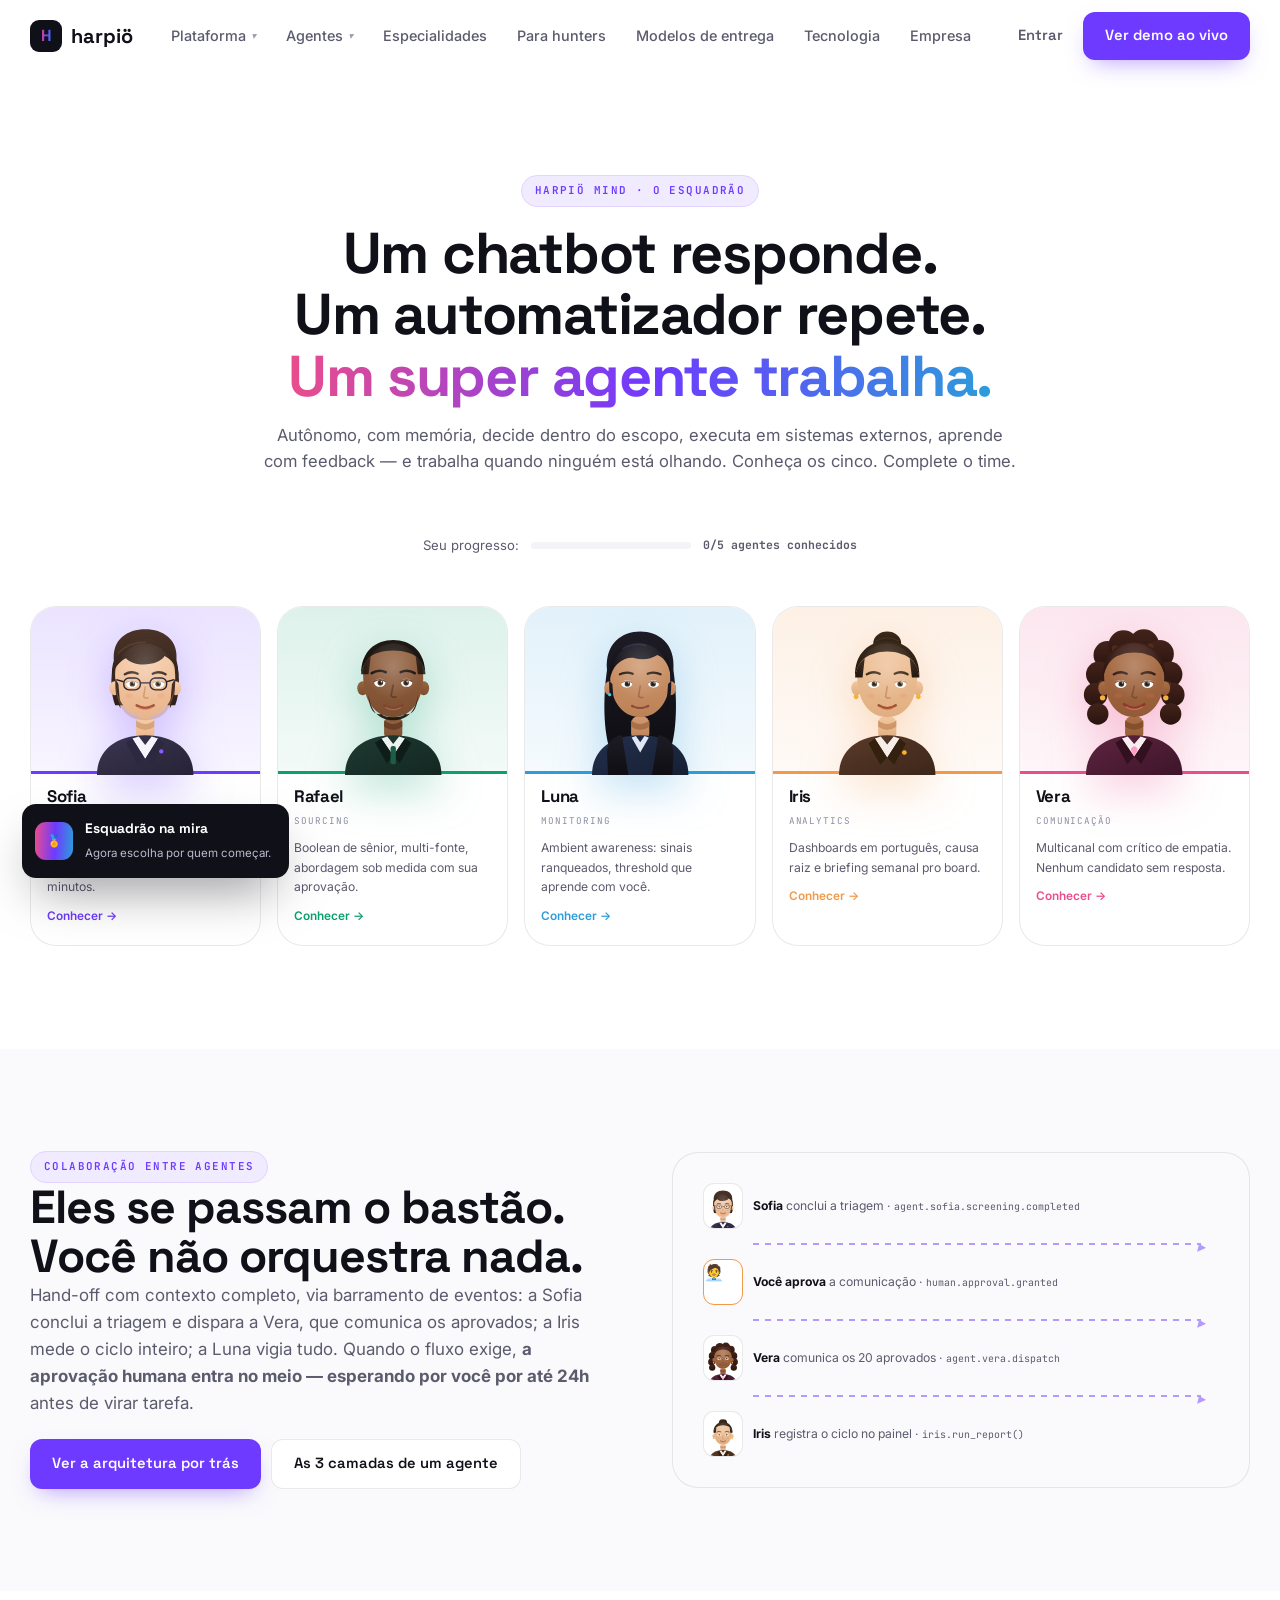
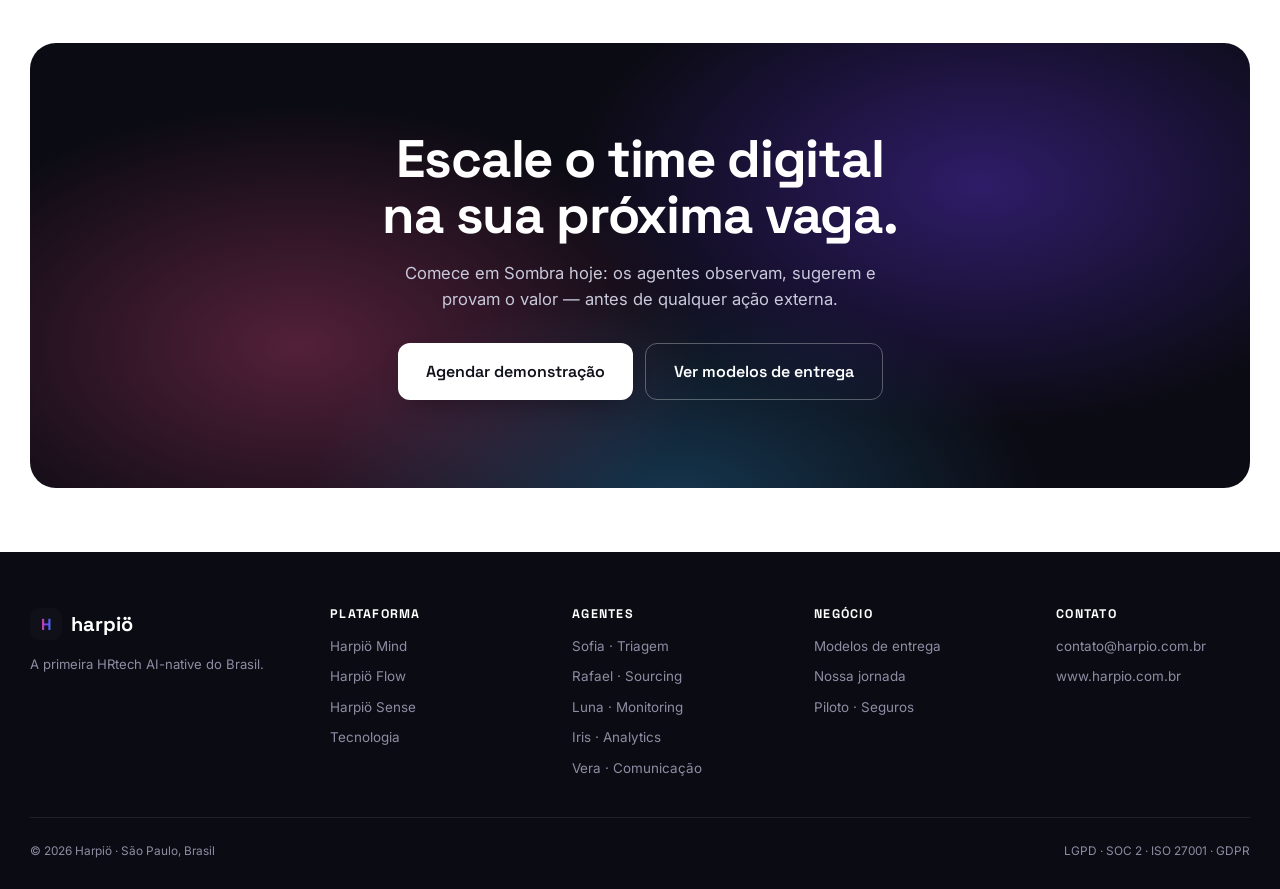
<file: agentes/index.html>
<!DOCTYPE html>
<html lang="pt-BR">
<head>
  <meta charset="UTF-8" />
  <meta name="viewport" content="width=device-width, initial-scale=1.0" />
  <title>O time de Super Agentes — Harpiö Mind</title>
  <meta name="description" content="Sofia, Rafael, Luna, Iris e Vera: o esquadrão de super agentes de R&S da Harpiö. Conheça cada um e veja como eles colaboram entre si." />
  <link rel="preconnect" href="https://fonts.googleapis.com" />
  <link rel="preconnect" href="https://fonts.gstatic.com" crossorigin />
  <link href="https://fonts.googleapis.com/css2?family=Space+Grotesk:wght@400;500;600;700&family=Inter:wght@400;500;600;700&family=JetBrains+Mono:wght@400;500;600&display=swap" rel="stylesheet" />
  <link rel="stylesheet" href="../assets/css/styles.css" />
  <link rel="icon" href="data:image/svg+xml,<svg xmlns='http://www.w3.org/2000/svg' viewBox='0 0 64 64'><rect width='64' height='64' rx='15' fill='%23101019'/><text x='32' y='44' font-size='34' font-family='Arial' font-weight='bold' text-anchor='middle' fill='%236e3aff'>H</text></svg>" />
</head>
<body data-page="hub" data-sprite="../assets/img/personas.svg">

<div class="pbar" id="pbar" aria-hidden="true"></div>
<div class="toast" id="toast" role="status" aria-live="polite"><span class="toast__medal">🏅</span><div><b class="toast__title"></b><span class="toast__sub"></span></div></div>

<header class="header" id="header">
  <div class="container header__inner">
    <a href="../index.html" class="logo" aria-label="Harpiö"><span class="logo__mark"></span><span>harpiö</span></a>
    <nav class="nav" id="nav" aria-label="Principal">
      <div class="menu">
        <button aria-haspopup="true">Plataforma <i class="caretico">▾</i></button>
        <div class="menu__panel">
          <a href="../plataforma.html#mind"><span class="menu__dot" style="background:var(--violet)">◆</span><span><b>Harpiö Mind</b><span>5 super agentes · 500+ skills</span></span></a>
          <a href="../plataforma.html#flow"><span class="menu__dot" style="background:var(--blue)">▦</span><span><b>Harpiö Flow</b><span>o ATS nativo de agentes</span></span></a>
          <a href="../plataforma.html#sense"><span class="menu__dot" style="background:var(--amber)">✦</span><span><b>Harpiö Sense</b><span>capacitação AI-firsting</span></span></a>
        </div>
      </div>
      <div class="menu">
        <button aria-haspopup="true">Agentes <i class="caretico">▾</i></button>
        <div class="menu__panel">
          <a href="index.html"><span class="menu__dot" style="background:var(--ink)">★</span><span><b>Conhecer o time</b><span>o esquadrão completo</span></span></a>
          <a href="sofia.html"><span class="menu__face"><svg><use href="../assets/img/personas.svg#ps-sofia"/></svg></span><span><b>Sofia</b><span>Triagem</span></span></a>
          <a href="rafael.html"><span class="menu__face"><svg><use href="../assets/img/personas.svg#ps-rafael"/></svg></span><span><b>Rafael</b><span>Sourcing</span></span></a>
          <a href="luna.html"><span class="menu__face"><svg><use href="../assets/img/personas.svg#ps-luna"/></svg></span><span><b>Luna</b><span>Monitoring</span></span></a>
          <a href="iris.html"><span class="menu__face"><svg><use href="../assets/img/personas.svg#ps-iris"/></svg></span><span><b>Iris</b><span>Analytics</span></span></a>
          <a href="vera.html"><span class="menu__face"><svg><use href="../assets/img/personas.svg#ps-vera"/></svg></span><span><b>Vera</b><span>Comunicação</span></span></a>
        </div>
      </div>
      <a href="../especialidades.html">Especialidades</a>
      <a href="../recrutadores.html">Para hunters</a>
      <a href="../modelos.html">Modelos de entrega</a>
      <a href="../tecnologia.html">Tecnologia</a>
      <a href="../empresa.html">Empresa</a>
    </nav>
    <div class="header__cta">
      <a href="#" class="btn btn--ghost">Entrar</a>
      <a href="../index.html#cta" class="btn btn--violet">Ver demo ao vivo</a>
    </div>
    <button class="burger" id="burger" aria-label="Abrir menu" aria-expanded="false"><span></span><span></span><span></span></button>
  </div>
</header>

<main>

<section class="section" style="padding-bottom:30px">
  <div class="container">
    <div class="section__head reveal">
      <span class="eyebrow">Harpiö Mind · o esquadrão</span>
      <h2 style="font-size:clamp(2.2rem,5vw,3.6rem)">Um chatbot responde.<br/>Um automatizador repete.<br/><span class="grad-text">Um super agente trabalha.</span></h2>
      <p>Autônomo, com memória, decide dentro do escopo, executa em sistemas externos, aprende com feedback — e trabalha quando ninguém está olhando. Conheça os cinco. Complete o time.</p>
    </div>
    <div class="teambar reveal d1">
      <span>Seu progresso:</span>
      <div class="teambar__track"><div class="teambar__fill"></div></div>
      <b><span data-teamcount>0</span>/5 agentes conhecidos</b>
    </div>
  </div>
</section>

<section class="section" style="padding-top:20px" data-achieve="hub|Esquadrão na mira|Agora escolha por quem começar.">
  <div class="container">
    <div class="team">
      <a class="tmember tmember--sofia reveal" href="sofia.html" data-member="sofia">
        <span class="tmember__check">✓</span>
        <div class="tmember__photo"><svg><use href="../assets/img/personas.svg#ps-sofia"/></svg></div>
        <div class="tmember__meta"><h3>Sofia</h3><span>Triagem</span><p>Avaliação multicritério com evidência. 240 CVs em ~12 minutos.</p><b class="tmember__cta">Conhecer →</b></div>
      </a>
      <a class="tmember tmember--rafael reveal d1" href="rafael.html" data-member="rafael">
        <span class="tmember__check">✓</span>
        <div class="tmember__photo"><svg><use href="../assets/img/personas.svg#ps-rafael"/></svg></div>
        <div class="tmember__meta"><h3>Rafael</h3><span>Sourcing</span><p>Boolean de sênior, multi-fonte, abordagem sob medida com sua aprovação.</p><b class="tmember__cta">Conhecer →</b></div>
      </a>
      <a class="tmember tmember--luna reveal d2" href="luna.html" data-member="luna">
        <span class="tmember__check">✓</span>
        <div class="tmember__photo"><svg><use href="../assets/img/personas.svg#ps-luna"/></svg></div>
        <div class="tmember__meta"><h3>Luna</h3><span>Monitoring</span><p>Ambient awareness: sinais ranqueados, threshold que aprende com você.</p><b class="tmember__cta">Conhecer →</b></div>
      </a>
      <a class="tmember tmember--iris reveal d3" href="iris.html" data-member="iris">
        <span class="tmember__check">✓</span>
        <div class="tmember__photo"><svg><use href="../assets/img/personas.svg#ps-iris"/></svg></div>
        <div class="tmember__meta"><h3>Iris</h3><span>Analytics</span><p>Dashboards em português, causa raiz e briefing semanal pro board.</p><b class="tmember__cta">Conhecer →</b></div>
      </a>
      <a class="tmember tmember--vera reveal d4" href="vera.html" data-member="vera">
        <span class="tmember__check">✓</span>
        <div class="tmember__photo"><svg><use href="../assets/img/personas.svg#ps-vera"/></svg></div>
        <div class="tmember__meta"><h3>Vera</h3><span>Comunicação</span><p>Multicanal com crítico de empatia. Nenhum candidato sem resposta.</p><b class="tmember__cta">Conhecer →</b></div>
      </a>
    </div>
  </div>
</section>

<section class="section section--alt">
  <div class="container collab">
    <div>
      <span class="eyebrow reveal">Colaboração entre agentes</span>
      <h2 class="reveal d1">Eles se passam o bastão.<br/>Você não orquestra nada.</h2>
      <p class="lead reveal d2">Hand-off com contexto completo, via barramento de eventos: a Sofia conclui a triagem e dispara a Vera, que comunica os aprovados; a Iris mede o ciclo inteiro; a Luna vigia tudo. Quando o fluxo exige, <strong>a aprovação humana entra no meio — esperando por você por até 24h</strong> antes de virar tarefa.</p>
      <div class="ahero__actions reveal d3" style="margin-top:22px">
        <a href="../tecnologia.html" class="btn btn--violet">Ver a arquitetura por trás</a>
        <a href="../plataforma.html#mind" class="btn btn--line">As 3 camadas de um agente</a>
      </div>
    </div>
    <div class="collab__diagram reveal d2" aria-hidden="true">
      <div class="collab__row">
        <span class="collab__face"><svg><use href="../assets/img/personas.svg#ps-sofia"/></svg></span>
        <p><b>Sofia</b> conclui a triagem · <span class="mono" style="font-size:.62rem">agent.sofia.screening.completed</span></p>
      </div>
      <div class="collab__row"><span style="width:40px"></span><i class="collab__arrow"></i><span style="width:8px"></span></div>
      <div class="collab__row">
        <span class="collab__face" style="border-color:var(--amber)">🧑‍💼</span>
        <p><b>Você aprova</b> a comunicação · <span class="mono" style="font-size:.62rem">human.approval.granted</span></p>
      </div>
      <div class="collab__row"><span style="width:40px"></span><i class="collab__arrow"></i><span style="width:8px"></span></div>
      <div class="collab__row">
        <span class="collab__face"><svg><use href="../assets/img/personas.svg#ps-vera"/></svg></span>
        <p><b>Vera</b> comunica os 20 aprovados · <span class="mono" style="font-size:.62rem">agent.vera.dispatch</span></p>
      </div>
      <div class="collab__row"><span style="width:40px"></span><i class="collab__arrow"></i><span style="width:8px"></span></div>
      <div class="collab__row">
        <span class="collab__face"><svg><use href="../assets/img/personas.svg#ps-iris"/></svg></span>
        <p><b>Iris</b> registra o ciclo no painel · <span class="mono" style="font-size:.62rem">iris.run_report()</span></p>
      </div>
    </div>
  </div>
</section>

<section class="ctafinal">
  <div class="container">
    <div class="ctafinal__box reveal">
      <h2>Escale o time digital<br/>na sua próxima vaga.</h2>
      <p>Comece em Sombra hoje: os agentes observam, sugerem e provam o valor — antes de qualquer ação externa.</p>
      <div class="ctafinal__actions">
        <a href="mailto:contato@harpio.com.br" class="btn btn--white btn--lg">Agendar demonstração</a>
        <a href="../modelos.html" class="btn btn--line btn--lg" style="border-color:rgba(255,255,255,.3);color:#fff;background:transparent">Ver modelos de entrega</a>
      </div>
    </div>
  </div>
</section>
</main>

<footer class="footer">
  <div class="container footer__grid">
    <div class="footer__brand"><a href="../index.html" class="logo"><span class="logo__mark"></span><span>harpiö</span></a><p>A primeira HRtech AI-native do Brasil.</p></div>
    <nav class="footer__col" aria-label="Plataforma"><h4>Plataforma</h4><a href="../plataforma.html#mind">Harpiö Mind</a><a href="../plataforma.html#flow">Harpiö Flow</a><a href="../plataforma.html#sense">Harpiö Sense</a><a href="../tecnologia.html">Tecnologia</a></nav>
    <nav class="footer__col" aria-label="Agentes"><h4>Agentes</h4><a href="sofia.html">Sofia · Triagem</a><a href="rafael.html">Rafael · Sourcing</a><a href="luna.html">Luna · Monitoring</a><a href="iris.html">Iris · Analytics</a><a href="vera.html">Vera · Comunicação</a></nav>
    <nav class="footer__col" aria-label="Negócio"><h4>Negócio</h4><a href="../modelos.html">Modelos de entrega</a><a href="../empresa.html#jornada">Nossa jornada</a><a href="../empresa.html#piloto">Piloto · Seguros</a></nav>
    <nav class="footer__col" aria-label="Contato"><h4>Contato</h4><a href="mailto:contato@harpio.com.br">contato@harpio.com.br</a><a href="#">www.harpio.com.br</a></nav>
  </div>
  <div class="container footer__base"><span>© 2026 Harpiö · São Paulo, Brasil</span><span>LGPD · SOC 2 · ISO 27001 · GDPR</span></div>
</footer>

<script src="../assets/js/main.js"></script>
</body>
</html>
</file>
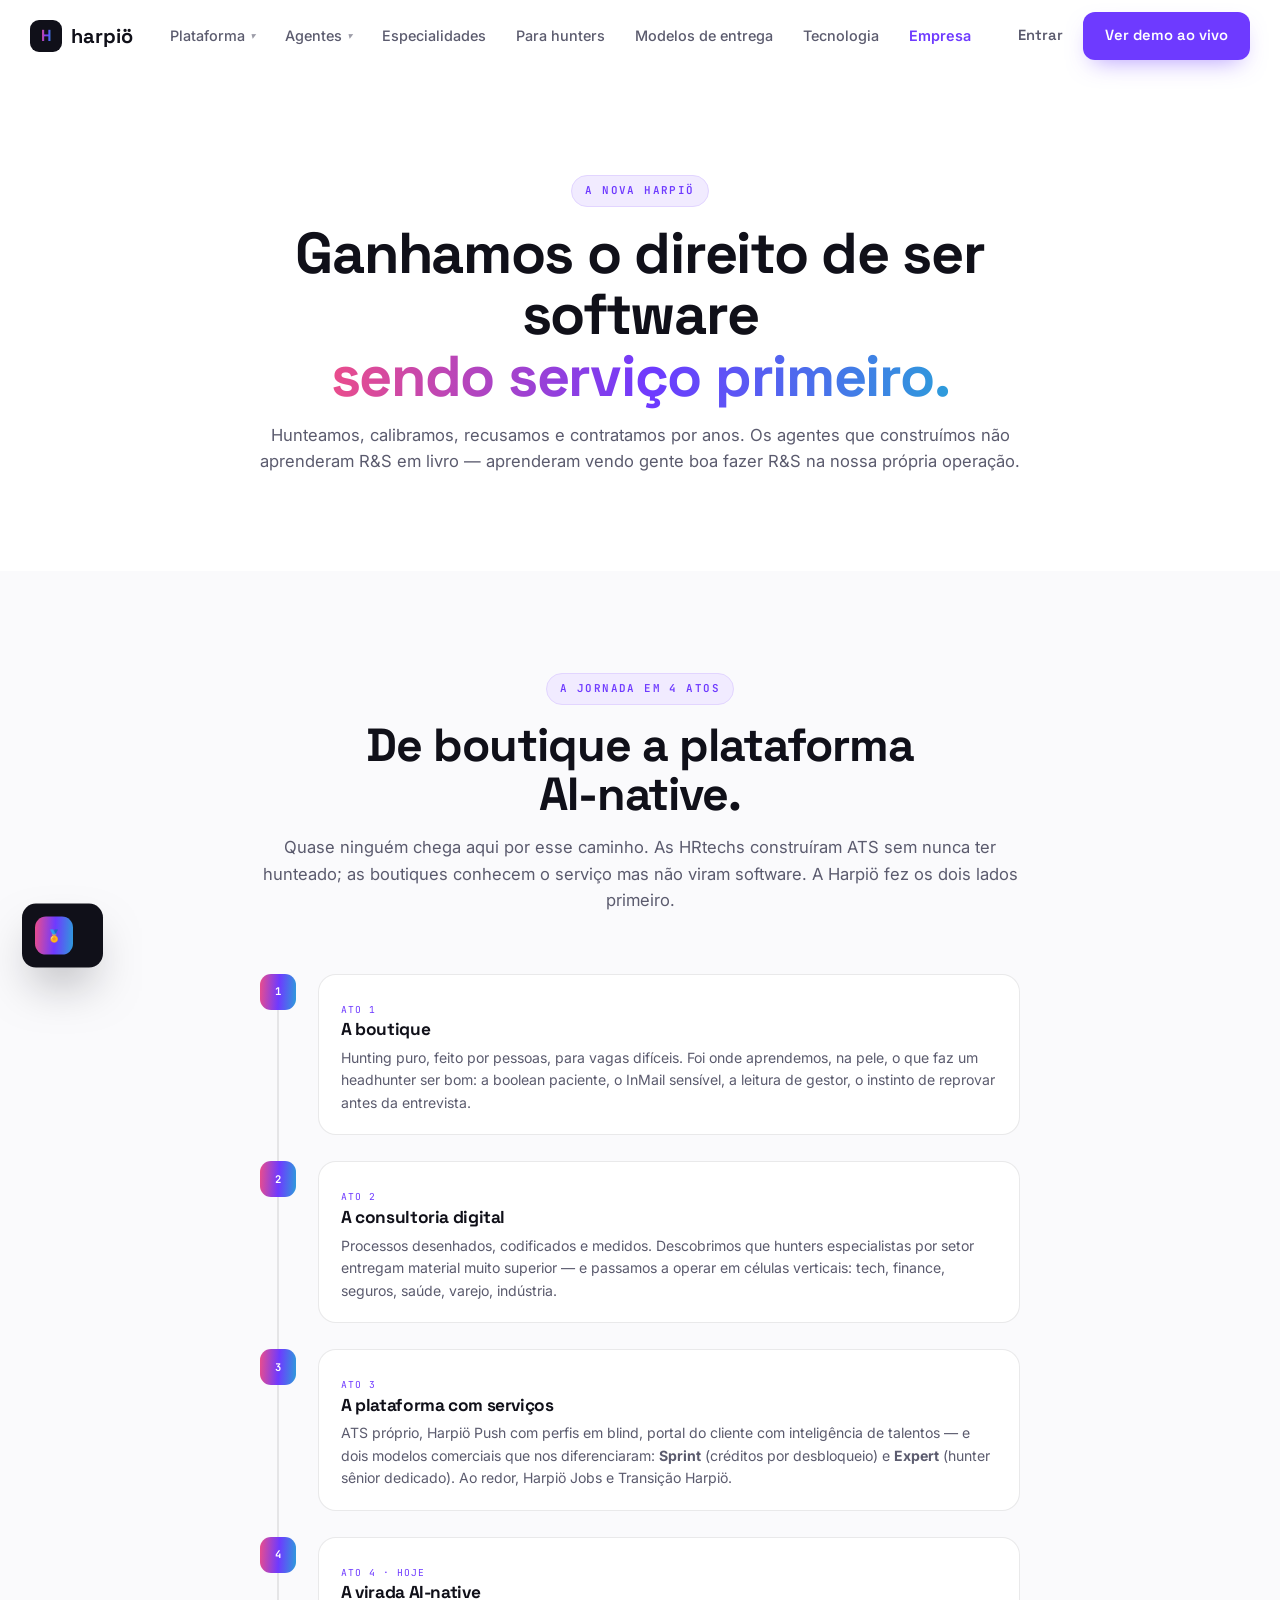
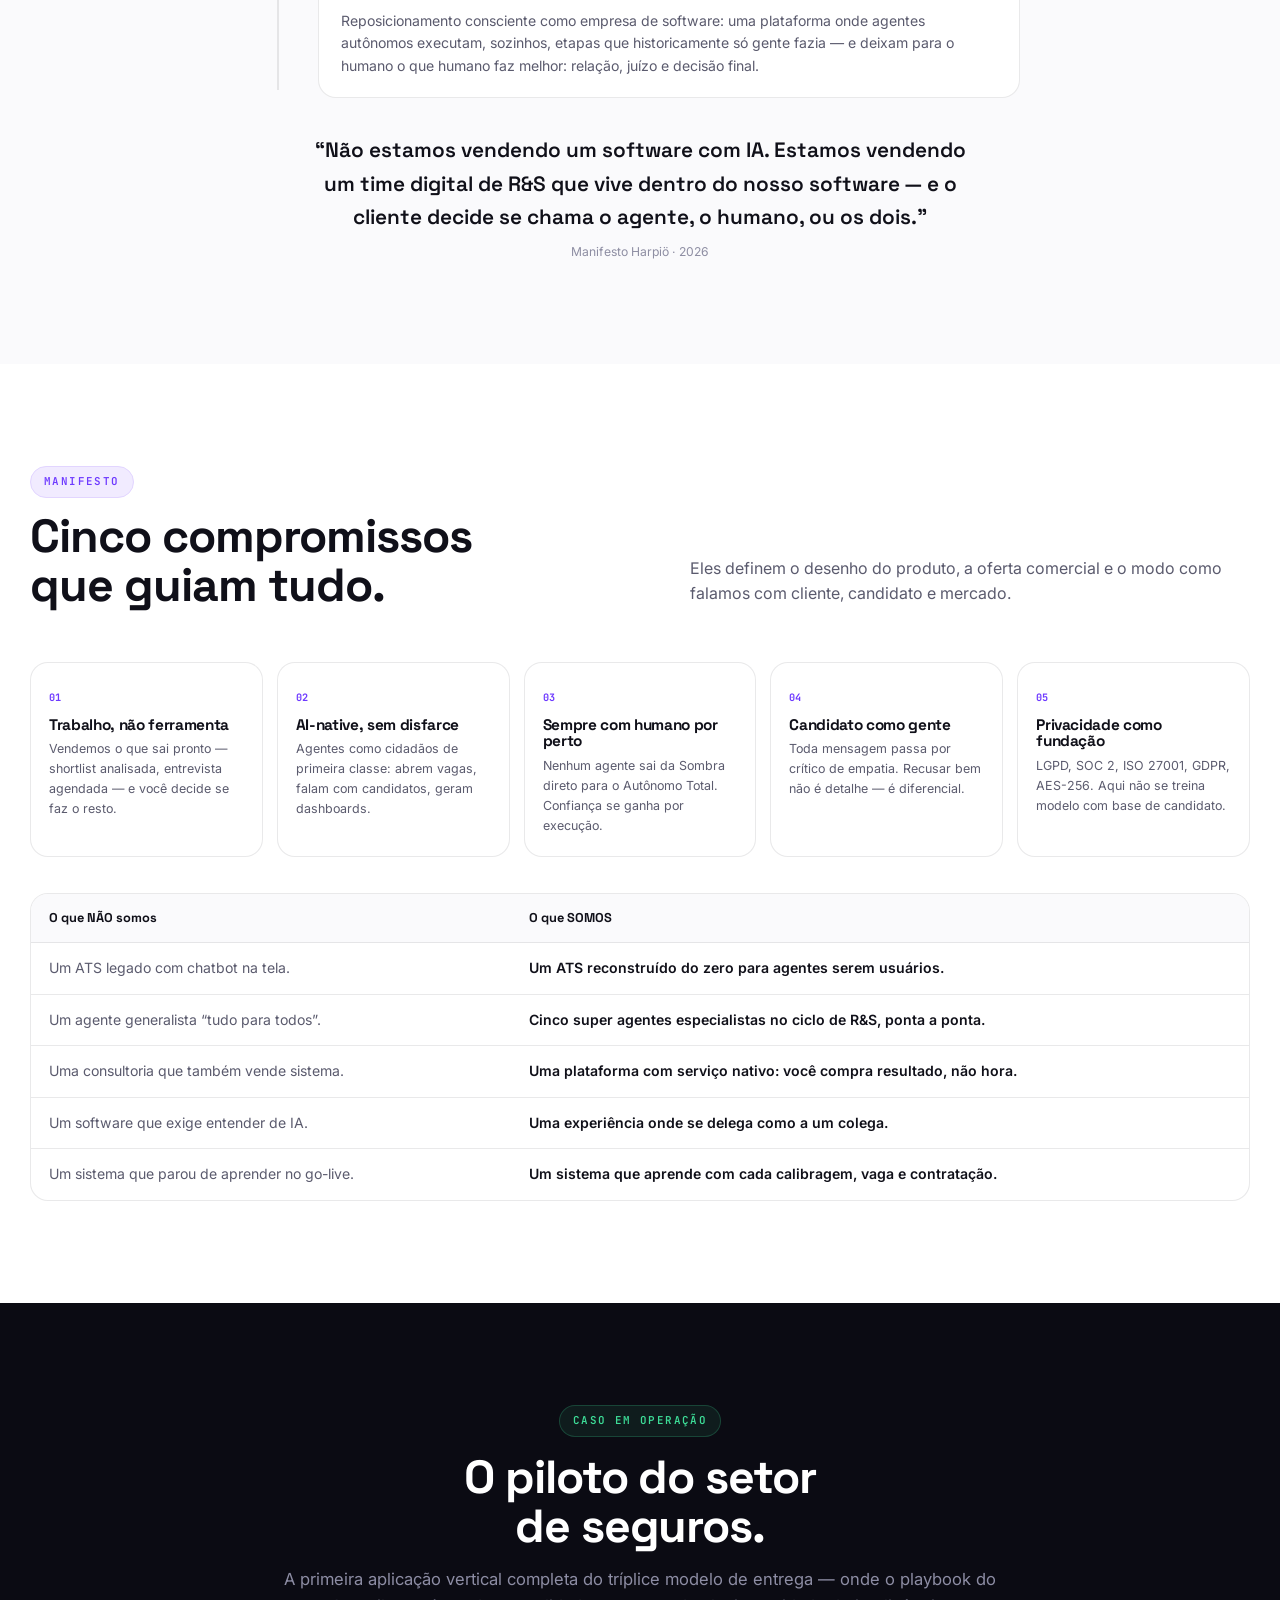
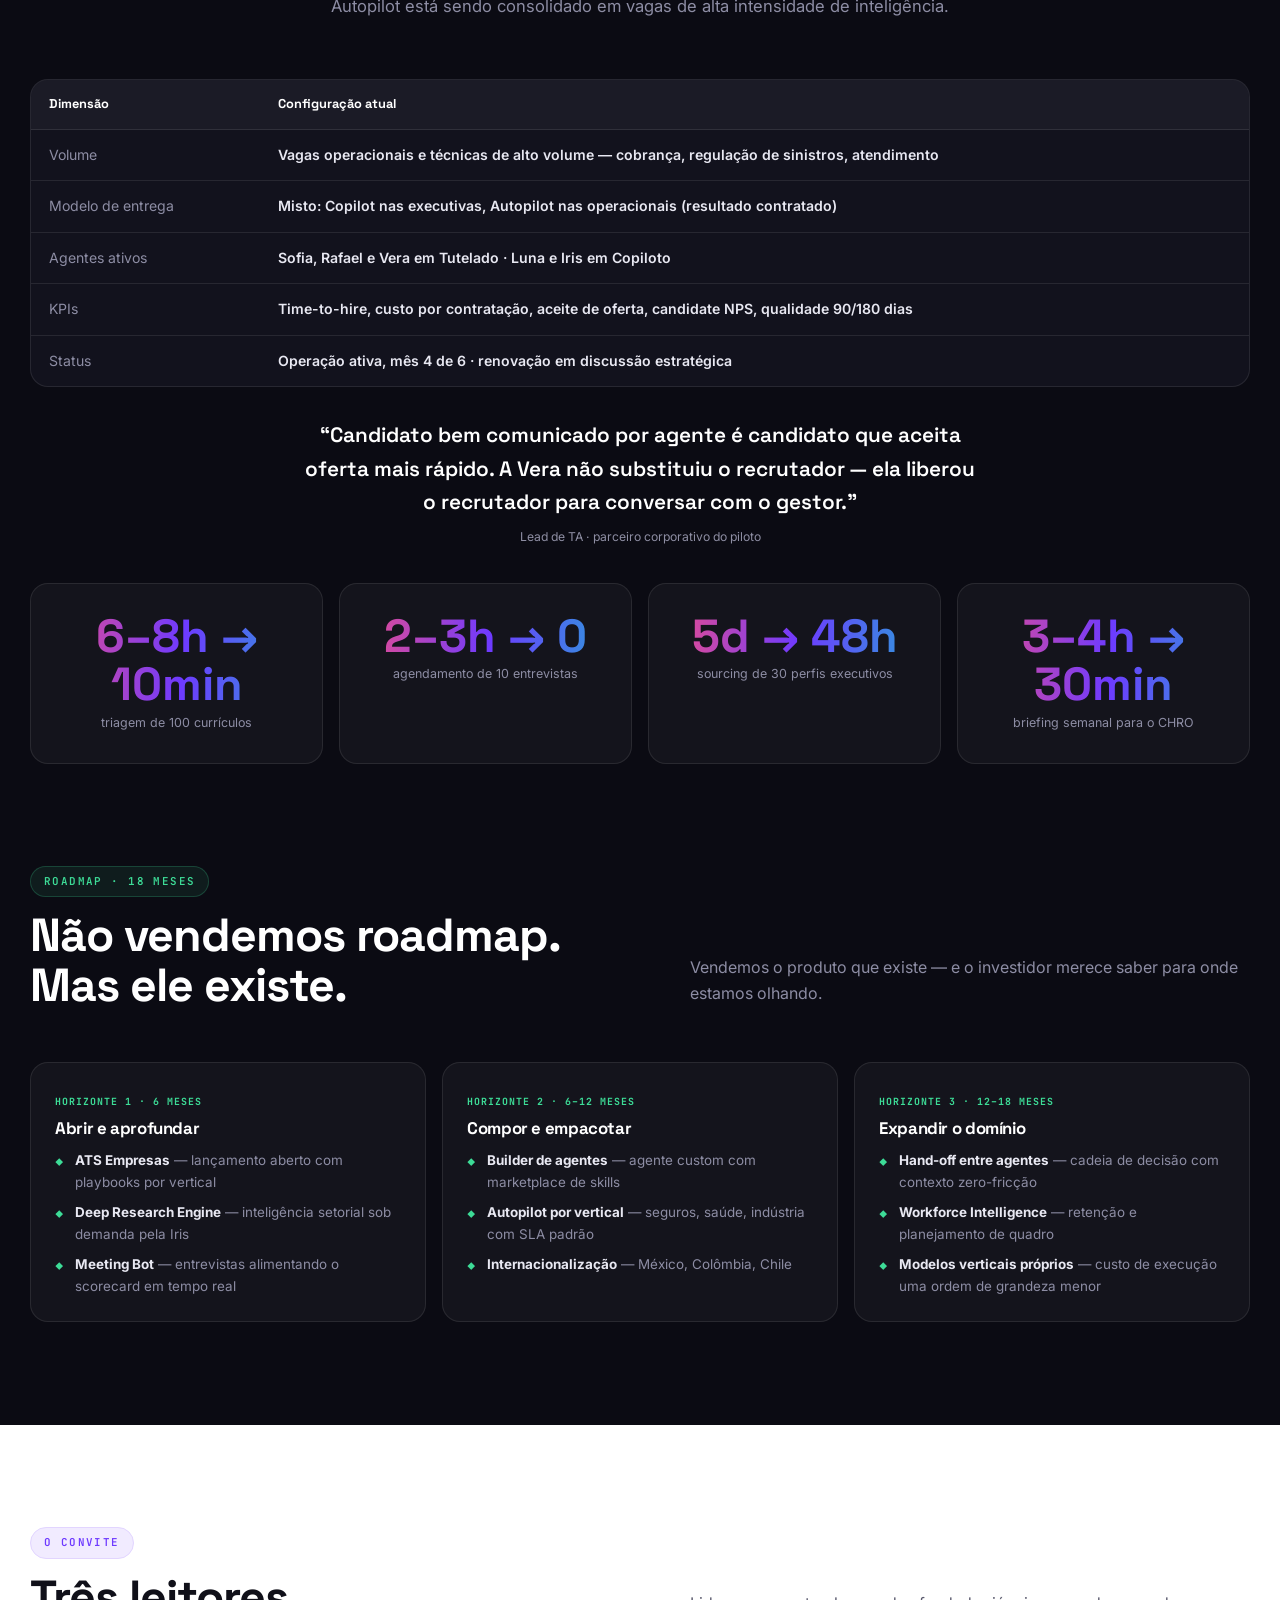
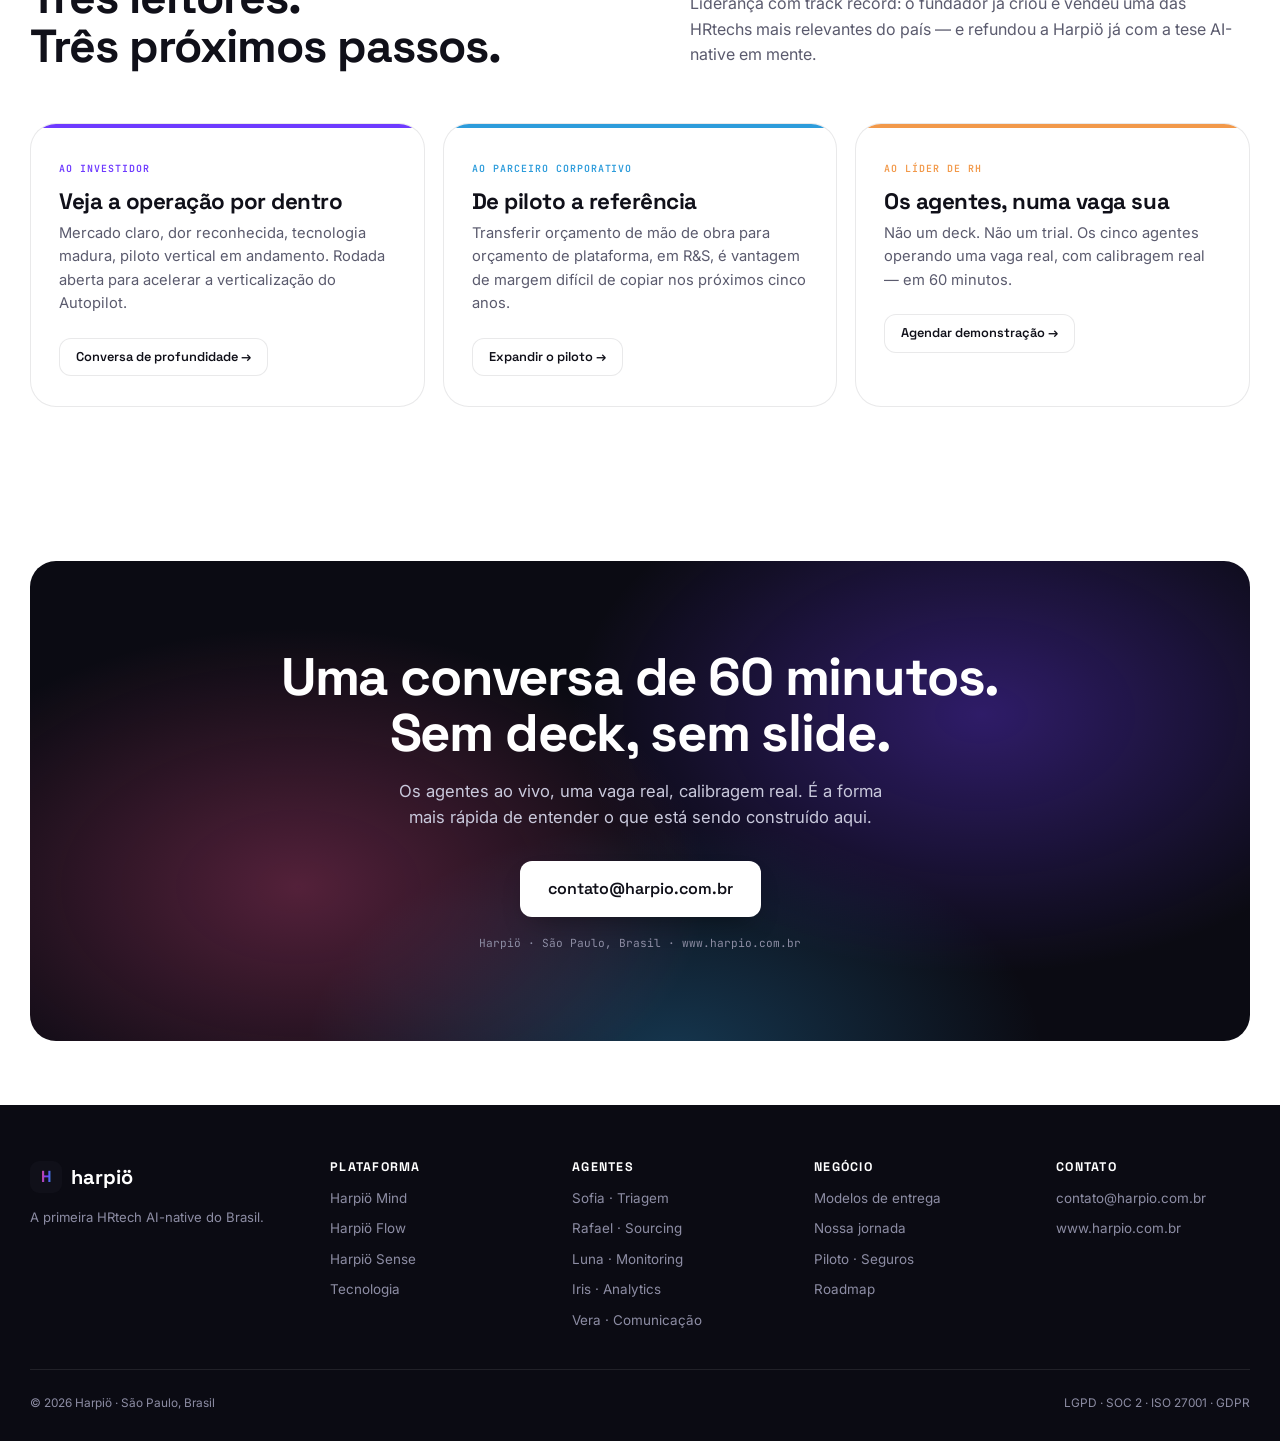
<file: empresa.html>
<!DOCTYPE html>
<html lang="pt-BR">
<head>
  <meta charset="UTF-8" />
  <meta name="viewport" content="width=device-width, initial-scale=1.0" />
  <title>Empresa · Jornada, manifesto e o piloto de seguros — Harpiö</title>
  <meta name="description" content="De boutique de hunting a plataforma AI-native em quatro atos. A jornada, o manifesto, o piloto do setor de seguros e o roadmap da Harpiö." />
  <link rel="preconnect" href="https://fonts.googleapis.com" />
  <link rel="preconnect" href="https://fonts.gstatic.com" crossorigin />
  <link href="https://fonts.googleapis.com/css2?family=Space+Grotesk:wght@400;500;600;700&family=Inter:wght@400;500;600;700&family=JetBrains+Mono:wght@400;500;600&display=swap" rel="stylesheet" />
  <link rel="stylesheet" href="assets/css/styles.css" />
  <link rel="icon" href="data:image/svg+xml,<svg xmlns='http://www.w3.org/2000/svg' viewBox='0 0 64 64'><rect width='64' height='64' rx='15' fill='%23101019'/><text x='32' y='44' font-size='34' font-family='Arial' font-weight='bold' text-anchor='middle' fill='%236e3aff'>H</text></svg>" />
</head>
<body data-page="empresa" data-sprite="assets/img/personas.svg">

<div class="pbar" id="pbar" aria-hidden="true"></div>
<div class="toast" id="toast" role="status" aria-live="polite"><span class="toast__medal">🏅</span><div><b class="toast__title"></b><span class="toast__sub"></span></div></div>

<header class="header" id="header">
  <div class="container header__inner">
    <a href="index.html" class="logo" aria-label="Harpiö"><span class="logo__mark"></span><span>harpiö</span></a>
    <nav class="nav" id="nav" aria-label="Principal">
      <div class="menu">
        <button aria-haspopup="true">Plataforma <i class="caretico">▾</i></button>
        <div class="menu__panel">
          <a href="plataforma.html#mind"><span class="menu__dot" style="background:var(--violet)">◆</span><span><b>Harpiö Mind</b><span>5 super agentes · 500+ skills</span></span></a>
          <a href="plataforma.html#flow"><span class="menu__dot" style="background:var(--blue)">▦</span><span><b>Harpiö Flow</b><span>o ATS nativo de agentes</span></span></a>
          <a href="plataforma.html#sense"><span class="menu__dot" style="background:var(--amber)">✦</span><span><b>Harpiö Sense</b><span>capacitação AI-firsting</span></span></a>
        </div>
      </div>
      <div class="menu">
        <button aria-haspopup="true">Agentes <i class="caretico">▾</i></button>
        <div class="menu__panel">
          <a href="agentes/index.html"><span class="menu__dot" style="background:var(--ink)">★</span><span><b>Conhecer o time</b><span>o esquadrão completo</span></span></a>
          <a href="agentes/sofia.html"><span class="menu__face"><svg><use href="assets/img/personas.svg#ps-sofia"/></svg></span><span><b>Sofia</b><span>Triagem</span></span></a>
          <a href="agentes/rafael.html"><span class="menu__face"><svg><use href="assets/img/personas.svg#ps-rafael"/></svg></span><span><b>Rafael</b><span>Sourcing</span></span></a>
          <a href="agentes/luna.html"><span class="menu__face"><svg><use href="assets/img/personas.svg#ps-luna"/></svg></span><span><b>Luna</b><span>Monitoring</span></span></a>
          <a href="agentes/iris.html"><span class="menu__face"><svg><use href="assets/img/personas.svg#ps-iris"/></svg></span><span><b>Iris</b><span>Analytics</span></span></a>
          <a href="agentes/vera.html"><span class="menu__face"><svg><use href="assets/img/personas.svg#ps-vera"/></svg></span><span><b>Vera</b><span>Comunicação</span></span></a>
        </div>
      </div>
      <a href="especialidades.html">Especialidades</a>
      <a href="recrutadores.html">Para hunters</a>
      <a href="modelos.html">Modelos de entrega</a>
      <a href="tecnologia.html">Tecnologia</a>
      <a href="empresa.html" class="is-here">Empresa</a>
    </nav>
    <div class="header__cta">
      <a href="#" class="btn btn--ghost">Entrar</a>
      <a href="index.html#cta" class="btn btn--violet">Ver demo ao vivo</a>
    </div>
    <button class="burger" id="burger" aria-label="Abrir menu" aria-expanded="false"><span></span><span></span><span></span></button>
  </div>
</header>

<main>

<section class="section" style="padding-bottom:36px">
  <div class="container section__head reveal">
    <span class="eyebrow">A nova Harpiö</span>
    <h2 style="font-size:clamp(2.2rem,5vw,3.6rem)">Ganhamos o direito de ser software<br/><span class="grad-text">sendo serviço primeiro.</span></h2>
    <p>Hunteamos, calibramos, recusamos e contratamos por anos. Os agentes que construímos não aprenderam R&S em livro — aprenderam vendo gente boa fazer R&S na nossa própria operação.</p>
  </div>
</section>

<!-- ════ JORNADA ════ -->
<section class="section section--alt" id="jornada">
  <div class="container">
    <div class="section__head reveal">
      <span class="eyebrow">A jornada em 4 atos</span>
      <h2>De boutique a plataforma<br/>AI-native.</h2>
      <p>Quase ninguém chega aqui por esse caminho. As HRtechs construíram ATS sem nunca ter hunteado; as boutiques conhecem o serviço mas não viram software. A Harpiö fez os dois lados primeiro.</p>
    </div>
    <div class="tline">
      <div class="tact reveal">
        <span class="tact__dot">1</span>
        <div class="tact__card"><em>Ato 1</em><h3>A boutique</h3><p>Hunting puro, feito por pessoas, para vagas difíceis. Foi onde aprendemos, na pele, o que faz um headhunter ser bom: a boolean paciente, o InMail sensível, a leitura de gestor, o instinto de reprovar antes da entrevista.</p></div>
      </div>
      <div class="tact reveal d1">
        <span class="tact__dot">2</span>
        <div class="tact__card"><em>Ato 2</em><h3>A consultoria digital</h3><p>Processos desenhados, codificados e medidos. Descobrimos que hunters especialistas por setor entregam material muito superior — e passamos a operar em células verticais: tech, finance, seguros, saúde, varejo, indústria.</p></div>
      </div>
      <div class="tact reveal d2">
        <span class="tact__dot">3</span>
        <div class="tact__card"><em>Ato 3</em><h3>A plataforma com serviços</h3><p>ATS próprio, Harpiö Push com perfis em blind, portal do cliente com inteligência de talentos — e dois modelos comerciais que nos diferenciaram: <b>Sprint</b> (créditos por desbloqueio) e <b>Expert</b> (hunter sênior dedicado). Ao redor, Harpiö Jobs e Transição Harpiö.</p></div>
      </div>
      <div class="tact reveal d3">
        <span class="tact__dot">4</span>
        <div class="tact__card"><em>Ato 4 · hoje</em><h3>A virada AI-native</h3><p>Reposicionamento consciente como empresa de software: uma plataforma onde agentes autônomos executam, sozinhos, etapas que historicamente só gente fazia — e deixam para o humano o que humano faz melhor: relação, juízo e decisão final.</p></div>
      </div>
    </div>
    <div class="tese__quote reveal" style="margin-top:36px">
      <p>“Não estamos vendendo um software com IA. Estamos vendendo um time digital de R&S que vive dentro do nosso software — e o cliente decide se chama o agente, o humano, ou os dois.”</p>
      <span>Manifesto Harpiö · 2026</span>
    </div>
  </div>
</section>

<!-- ════ MANIFESTO ════ -->
<section class="section" id="manifesto">
  <div class="container">
    <div class="rowhead reveal">
      <div><span class="eyebrow">Manifesto</span><h2>Cinco compromissos<br/>que guiam tudo.</h2></div>
      <p>Eles definem o desenho do produto, a oferta comercial e o modo como falamos com cliente, candidato e mercado.</p>
    </div>
    <div class="manif">
      <article class="manif__item reveal"><b>01</b><h3>Trabalho, não ferramenta</h3><p>Vendemos o que sai pronto — shortlist analisada, entrevista agendada — e você decide se faz o resto.</p></article>
      <article class="manif__item reveal d1"><b>02</b><h3>AI-native, sem disfarce</h3><p>Agentes como cidadãos de primeira classe: abrem vagas, falam com candidatos, geram dashboards.</p></article>
      <article class="manif__item reveal d2"><b>03</b><h3>Sempre com humano por perto</h3><p>Nenhum agente sai da Sombra direto para o Autônomo Total. Confiança se ganha por execução.</p></article>
      <article class="manif__item reveal d3"><b>04</b><h3>Candidato como gente</h3><p>Toda mensagem passa por crítico de empatia. Recusar bem não é detalhe — é diferencial.</p></article>
      <article class="manif__item reveal d4"><b>05</b><h3>Privacidade como fundação</h3><p>LGPD, SOC 2, ISO 27001, GDPR, AES-256. Aqui não se treina modelo com base de candidato.</p></article>
    </div>
    <div style="overflow-x:auto;margin-top:36px" class="reveal">
      <table class="compare">
        <thead><tr><th>O que NÃO somos</th><th>O que SOMOS</th></tr></thead>
        <tbody>
          <tr><td>Um ATS legado com chatbot na tela.</td><td>Um ATS reconstruído do zero para agentes serem usuários.</td></tr>
          <tr><td>Um agente generalista “tudo para todos”.</td><td>Cinco super agentes especialistas no ciclo de R&S, ponta a ponta.</td></tr>
          <tr><td>Uma consultoria que também vende sistema.</td><td>Uma plataforma com serviço nativo: você compra resultado, não hora.</td></tr>
          <tr><td>Um software que exige entender de IA.</td><td>Uma experiência onde se delega como a um colega.</td></tr>
          <tr><td>Um sistema que parou de aprender no go-live.</td><td>Um sistema que aprende com cada calibragem, vaga e contratação.</td></tr>
        </tbody>
      </table>
    </div>
  </div>
</section>

<!-- ════ PILOTO ════ -->
<section class="section section--dark" id="piloto">
  <div class="container">
    <div class="section__head reveal">
      <span class="eyebrow eyebrow--dark">Caso em operação</span>
      <h2>O piloto do setor<br/>de seguros.</h2>
      <p>A primeira aplicação vertical completa do tríplice modelo de entrega — onde o playbook do Autopilot está sendo consolidado em vagas de alta intensidade de inteligência.</p>
    </div>
    <div style="overflow-x:auto" class="reveal d1">
      <table class="compare compare--dark">
        <thead><tr><th>Dimensão</th><th>Configuração atual</th></tr></thead>
        <tbody>
          <tr><td>Volume</td><td>Vagas operacionais e técnicas de alto volume — cobrança, regulação de sinistros, atendimento</td></tr>
          <tr><td>Modelo de entrega</td><td>Misto: Copilot nas executivas, Autopilot nas operacionais (resultado contratado)</td></tr>
          <tr><td>Agentes ativos</td><td>Sofia, Rafael e Vera em Tutelado · Luna e Iris em Copiloto</td></tr>
          <tr><td>KPIs</td><td>Time-to-hire, custo por contratação, aceite de oferta, candidate NPS, qualidade 90/180 dias</td></tr>
          <tr><td>Status</td><td>Operação ativa, mês 4 de 6 · renovação em discussão estratégica</td></tr>
        </tbody>
      </table>
    </div>
    <div class="tese__quote reveal d2" style="margin-top:32px">
      <p style="color:#fff">“Candidato bem comunicado por agente é candidato que aceita oferta mais rápido. A Vera não substituiu o recrutador — ela liberou o recrutador para conversar com o gestor.”</p>
      <span>Lead de TA · parceiro corporativo do piloto</span>
    </div>
    <div class="numbers" style="margin-top:36px">
      <div class="number reveal"><b>6–8h → 10min</b><span>triagem de 100 currículos</span></div>
      <div class="number reveal d1"><b>2–3h → 0</b><span>agendamento de 10 entrevistas</span></div>
      <div class="number reveal d2"><b>5d → 48h</b><span>sourcing de 30 perfis executivos</span></div>
      <div class="number reveal d3"><b>3–4h → 30min</b><span>briefing semanal para o CHRO</span></div>
    </div>
  </div>
</section>

<!-- ════ ROADMAP ════ -->
<section class="section section--dark" id="roadmap" style="padding-top:0">
  <div class="container">
    <div class="rowhead rowhead--dark reveal">
      <div><span class="eyebrow eyebrow--dark">Roadmap · 18 meses</span><h2>Não vendemos roadmap.<br/>Mas ele existe.</h2></div>
      <p>Vendemos o produto que existe — e o investidor merece saber para onde estamos olhando.</p>
    </div>
    <div class="roadmap">
      <article class="rmap reveal"><span class="rmap__h">Horizonte 1 · 6 meses</span><h3>Abrir e aprofundar</h3>
        <ul><li><b>ATS Empresas</b> — lançamento aberto com playbooks por vertical</li><li><b>Deep Research Engine</b> — inteligência setorial sob demanda pela Iris</li><li><b>Meeting Bot</b> — entrevistas alimentando o scorecard em tempo real</li></ul>
      </article>
      <article class="rmap reveal d1"><span class="rmap__h">Horizonte 2 · 6–12 meses</span><h3>Compor e empacotar</h3>
        <ul><li><b>Builder de agentes</b> — agente custom com marketplace de skills</li><li><b>Autopilot por vertical</b> — seguros, saúde, indústria com SLA padrão</li><li><b>Internacionalização</b> — México, Colômbia, Chile</li></ul>
      </article>
      <article class="rmap reveal d2"><span class="rmap__h">Horizonte 3 · 12–18 meses</span><h3>Expandir o domínio</h3>
        <ul><li><b>Hand-off entre agentes</b> — cadeia de decisão com contexto zero-fricção</li><li><b>Workforce Intelligence</b> — retenção e planejamento de quadro</li><li><b>Modelos verticais próprios</b> — custo de execução uma ordem de grandeza menor</li></ul>
      </article>
    </div>
  </div>
</section>

<!-- ════ CONVITE ════ -->
<section class="section">
  <div class="container">
    <div class="rowhead reveal">
      <div><span class="eyebrow">O convite</span><h2>Três leitores.<br/>Três próximos passos.</h2></div>
      <p>Liderança com track record: o fundador já criou e vendeu uma das HRtechs mais relevantes do país — e refundou a Harpiö já com a tese AI-native em mente.</p>
    </div>
    <div class="grid-3">
      <article class="pillar pillar--mind reveal"><span class="pillar__tag">Ao investidor</span><h3>Veja a operação por dentro</h3><p>Mercado claro, dor reconhecida, tecnologia madura, piloto vertical em andamento. Rodada aberta para acelerar a verticalização do Autopilot.</p><a href="mailto:contato@harpio.com.br" class="btn btn--line btn--sm">Conversa de profundidade →</a></article>
      <article class="pillar pillar--flow reveal d1"><span class="pillar__tag">Ao parceiro corporativo</span><h3>De piloto a referência</h3><p>Transferir orçamento de mão de obra para orçamento de plataforma, em R&S, é vantagem de margem difícil de copiar nos próximos cinco anos.</p><a href="mailto:contato@harpio.com.br" class="btn btn--line btn--sm">Expandir o piloto →</a></article>
      <article class="pillar pillar--sense reveal d2"><span class="pillar__tag">Ao líder de RH</span><h3>Os agentes, numa vaga sua</h3><p>Não um deck. Não um trial. Os cinco agentes operando uma vaga real, com calibragem real — em 60 minutos.</p><a href="mailto:contato@harpio.com.br" class="btn btn--line btn--sm">Agendar demonstração →</a></article>
    </div>
  </div>
</section>

<section class="ctafinal">
  <div class="container">
    <div class="ctafinal__box reveal">
      <h2>Uma conversa de 60 minutos.<br/>Sem deck, sem slide.</h2>
      <p>Os agentes ao vivo, uma vaga real, calibragem real. É a forma mais rápida de entender o que está sendo construído aqui.</p>
      <div class="ctafinal__actions">
        <a href="mailto:contato@harpio.com.br" class="btn btn--white btn--lg">contato@harpio.com.br</a>
      </div>
      <span class="ctafinal__hint">Harpiö · São Paulo, Brasil · www.harpio.com.br</span>
    </div>
  </div>
</section>
</main>

<footer class="footer">
  <div class="container footer__grid">
    <div class="footer__brand"><a href="index.html" class="logo"><span class="logo__mark"></span><span>harpiö</span></a><p>A primeira HRtech AI-native do Brasil.</p></div>
    <nav class="footer__col" aria-label="Plataforma"><h4>Plataforma</h4><a href="plataforma.html#mind">Harpiö Mind</a><a href="plataforma.html#flow">Harpiö Flow</a><a href="plataforma.html#sense">Harpiö Sense</a><a href="tecnologia.html">Tecnologia</a></nav>
    <nav class="footer__col" aria-label="Agentes"><h4>Agentes</h4><a href="agentes/sofia.html">Sofia · Triagem</a><a href="agentes/rafael.html">Rafael · Sourcing</a><a href="agentes/luna.html">Luna · Monitoring</a><a href="agentes/iris.html">Iris · Analytics</a><a href="agentes/vera.html">Vera · Comunicação</a></nav>
    <nav class="footer__col" aria-label="Negócio"><h4>Negócio</h4><a href="modelos.html">Modelos de entrega</a><a href="#jornada">Nossa jornada</a><a href="#piloto">Piloto · Seguros</a><a href="#roadmap">Roadmap</a></nav>
    <nav class="footer__col" aria-label="Contato"><h4>Contato</h4><a href="mailto:contato@harpio.com.br">contato@harpio.com.br</a><a href="#">www.harpio.com.br</a></nav>
  </div>
  <div class="container footer__base"><span>© 2026 Harpiö · São Paulo, Brasil</span><span>LGPD · SOC 2 · ISO 27001 · GDPR</span></div>
</footer>

<script src="assets/js/main.js"></script>
</body>
</html>
</file>
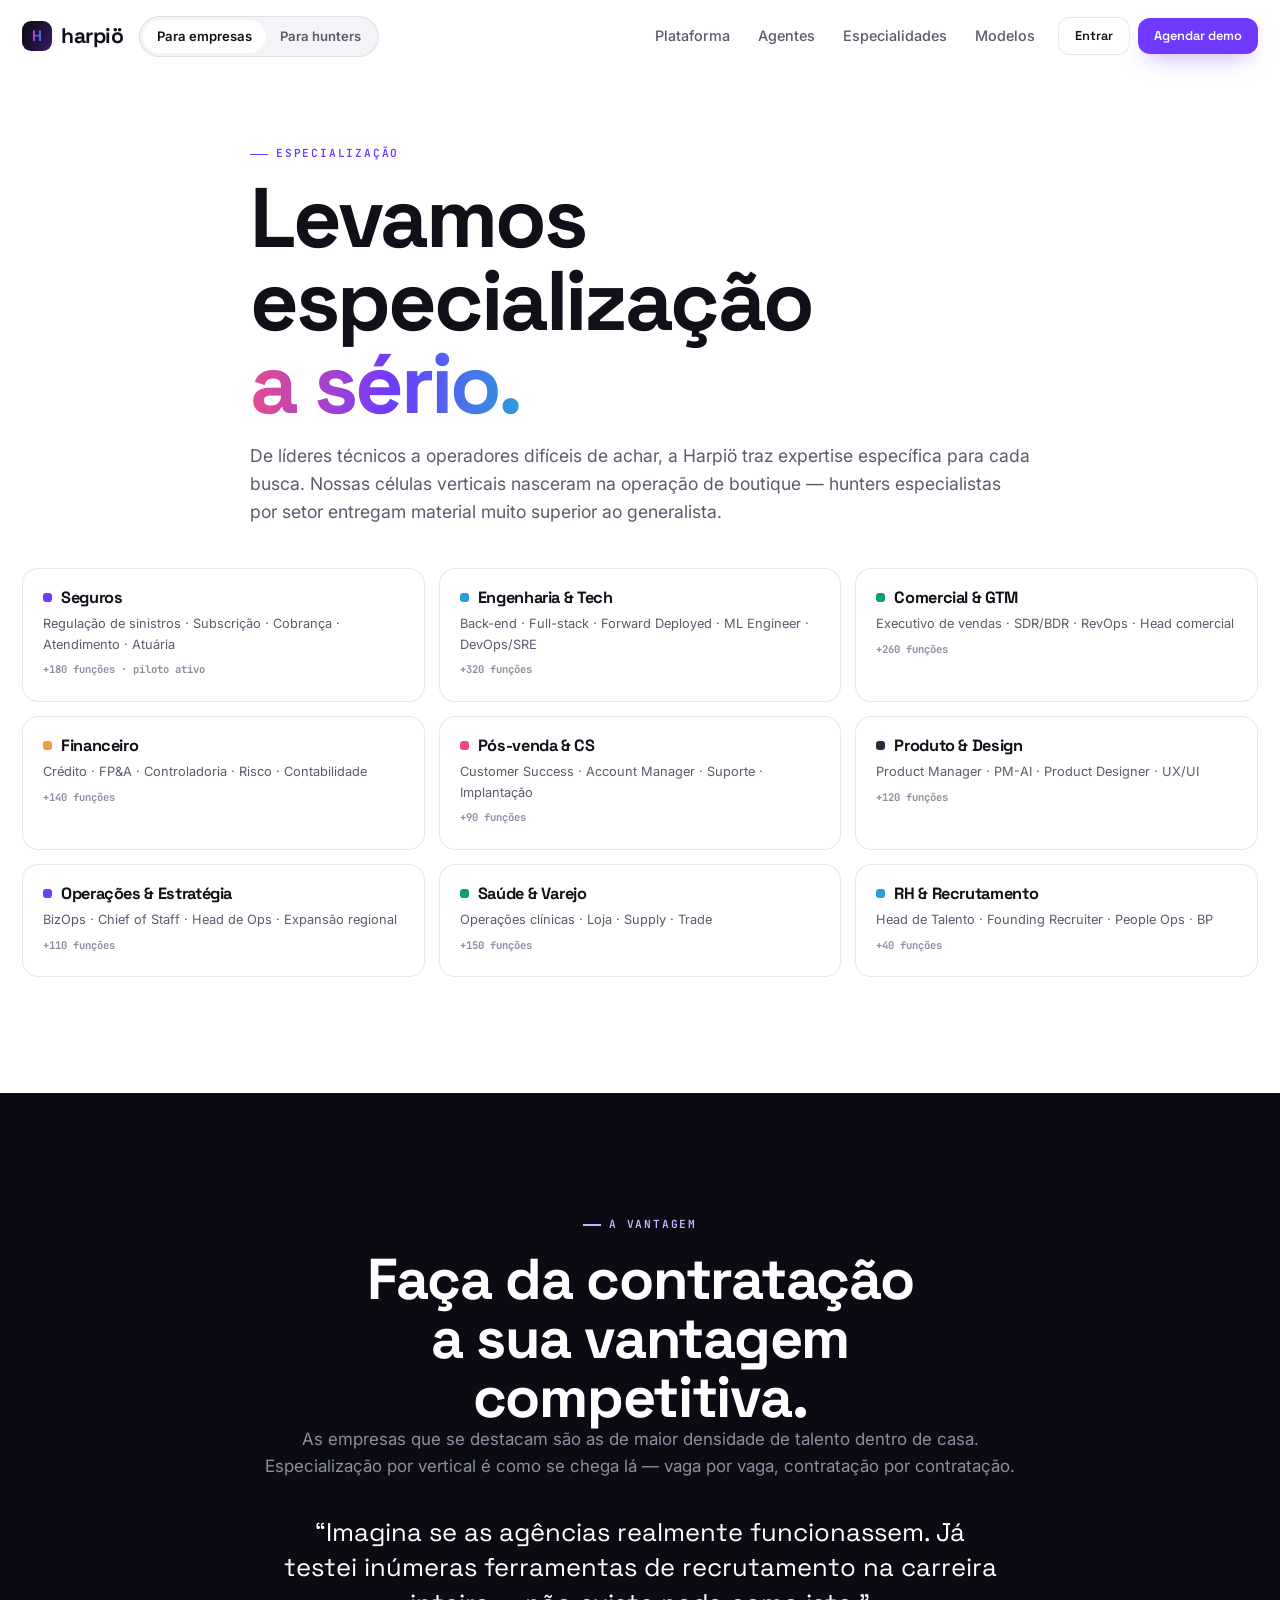
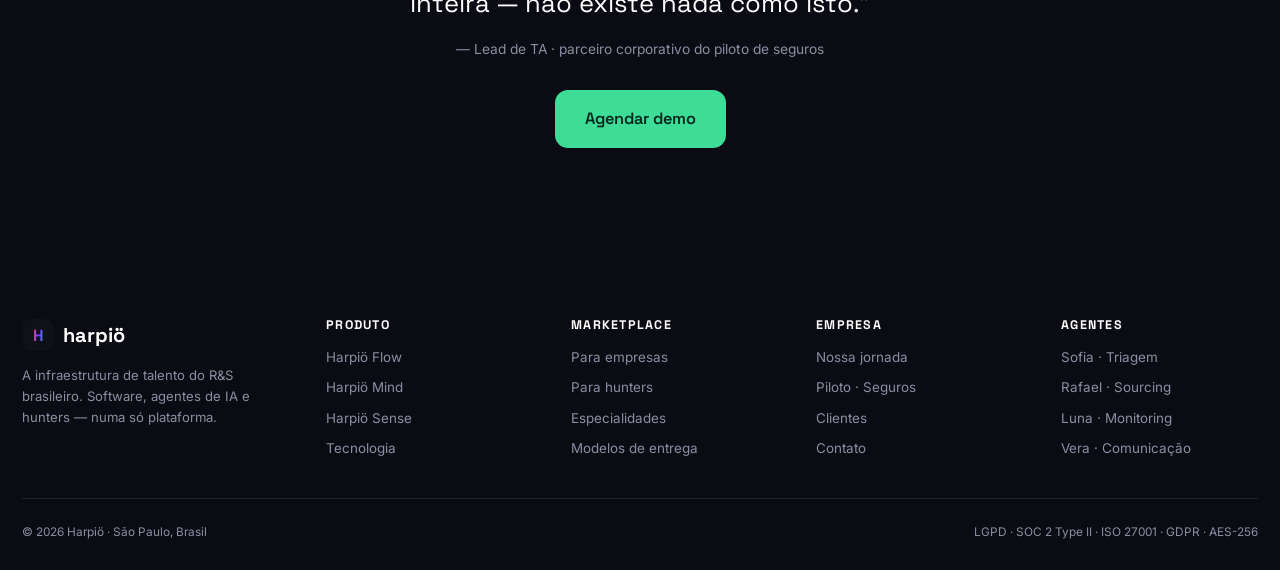
<file: especialidades.html>
<!DOCTYPE html>
<html lang="pt-BR">
<head>
  <meta charset="UTF-8" />
  <meta name="viewport" content="width=device-width, initial-scale=1.0" />
  <title>Especialidades · Levamos especialização a sério — Harpiö</title>
  <meta name="description" content="De líderes técnicos a operadores difíceis de achar, a Harpiö traz expertise específica para cada busca, com células verticais por setor." />
  <link rel="preconnect" href="https://fonts.googleapis.com" />
  <link rel="preconnect" href="https://fonts.gstatic.com" crossorigin />
  <link href="https://fonts.googleapis.com/css2?family=Space+Grotesk:wght@400;500;600;700&family=Inter:wght@400;500;600;700&family=JetBrains+Mono:wght@400;500;600&display=swap" rel="stylesheet" />
  <link rel="stylesheet" href="assets/css/styles.css" />
  <link rel="icon" href="data:image/svg+xml,<svg xmlns='http://www.w3.org/2000/svg' viewBox='0 0 64 64'><rect width='64' height='64' rx='15' fill='%230b0b13'/><text x='32' y='44' font-size='34' font-family='Arial' font-weight='bold' text-anchor='middle' fill='%236e3aff'>H</text></svg>" />
</head>
<body data-page="especialidades" data-aud="empresas" data-sprite="assets/img/personas.svg">

<header class="nav4" id="nav4">
  <div class="wrap nav4__in">
    <a href="index.html" class="nav4__logo"><span class="dotmark"></span>harpiö</a>
    <div class="nav4__seg" aria-label="Público">
      <a href="index.html" data-aud="empresas">Para empresas</a>
      <a href="recrutadores.html" data-aud="hunters">Para hunters</a>
    </div>
    <nav class="nav4__links" id="nav4links" aria-label="Principal">
      <a href="plataforma.html">Plataforma</a>
      <a href="agentes/index.html">Agentes</a>
      <a href="especialidades.html">Especialidades</a>
      <a href="modelos.html">Modelos</a>
      <div class="nav4__act">
        <a href="#" class="btn btn--line btn--sm">Entrar</a>
        <a href="index.html#cta" class="btn btn--violet btn--sm">Agendar demo</a>
      </div>
    </nav>
    <button class="burger4" id="burger4" aria-label="Menu"><span></span><span></span><span></span></button>
  </div>
</header>

<main>

<section class="sec" style="padding-top:64px">
  <div class="wrap sechead up">
    <span class="kicker">Especialização</span>
    <h2 class="display balance" style="margin-top:14px">Levamos especialização<br/><span class="tint">a sério.</span></h2>
    <p class="lead">De líderes técnicos a operadores difíceis de achar, a Harpiö traz expertise específica para cada busca. Nossas células verticais nasceram na operação de boutique — hunters especialistas por setor entregam material muito superior ao generalista.</p>
  </div>

  <div class="wrap spec" style="grid-template-columns:repeat(3,1fr)">
    <article class="speccard up" style="--ac:#6e3aff"><h4><i></i>Seguros</h4><p>Regulação de sinistros · Subscrição · Cobrança · Atendimento · Atuária</p><b>+180 funções · piloto ativo</b></article>
    <article class="speccard up u1" style="--ac:#2d9cdb"><h4><i></i>Engenharia &amp; Tech</h4><p>Back-end · Full-stack · Forward Deployed · ML Engineer · DevOps/SRE</p><b>+320 funções</b></article>
    <article class="speccard up u2" style="--ac:#0e9f6e"><h4><i></i>Comercial &amp; GTM</h4><p>Executivo de vendas · SDR/BDR · RevOps · Head comercial</p><b>+260 funções</b></article>
    <article class="speccard up" style="--ac:#f2994a"><h4><i></i>Financeiro</h4><p>Crédito · FP&amp;A · Controladoria · Risco · Contabilidade</p><b>+140 funções</b></article>
    <article class="speccard up u1" style="--ac:#eb4d8b"><h4><i></i>Pós-venda &amp; CS</h4><p>Customer Success · Account Manager · Suporte · Implantação</p><b>+90 funções</b></article>
    <article class="speccard up u2" style="--ac:#2a2a38"><h4><i></i>Produto &amp; Design</h4><p>Product Manager · PM-AI · Product Designer · UX/UI</p><b>+120 funções</b></article>
    <article class="speccard up" style="--ac:#6e3aff"><h4><i></i>Operações &amp; Estratégia</h4><p>BizOps · Chief of Staff · Head de Ops · Expansão regional</p><b>+110 funções</b></article>
    <article class="speccard up u1" style="--ac:#0e9f6e"><h4><i></i>Saúde &amp; Varejo</h4><p>Operações clínicas · Loja · Supply · Trade</p><b>+150 funções</b></article>
    <article class="speccard up u2" style="--ac:#2d9cdb"><h4><i></i>RH &amp; Recrutamento</h4><p>Head de Talento · Founding Recruiter · People Ops · BP</p><b>+40 funções</b></article>
  </div>
</section>

<section class="sec sec--ink">
  <div class="wrap" style="text-align:center">
    <div class="up" style="max-width:760px;margin-inline:auto">
      <span class="kicker kicker--light" style="justify-content:center">A vantagem</span>
      <h2 class="display--md" style="margin-top:16px">Faça da contratação<br/>a sua vantagem competitiva.</h2>
      <p class="lead">As empresas que se destacam são as de maior densidade de talento dentro de casa. Especialização por vertical é como se chega lá — vaga por vaga, contratação por contratação.</p>
    </div>
    <figure class="up u1" style="max-width:720px;margin:34px auto 0">
      <blockquote style="font-family:var(--fd);font-size:clamp(1.2rem,2.4vw,1.6rem);line-height:1.4;color:#fff">“Imagina se as agências realmente funcionassem. Já testei inúmeras ferramentas de recrutamento na carreira inteira — não existe nada como isto.”</blockquote>
      <figcaption style="margin-top:16px;color:#8d8da4;font-size:.86rem">— Lead de TA · parceiro corporativo do piloto de seguros</figcaption>
    </figure>
    <div class="up u2" style="margin-top:30px"><a href="index.html#cta" class="btn btn--neon btn--xl">Agendar demo</a></div>
  </div>
</section>
</main>

<footer class="footer">
  <div class="wrap footer__grid">
    <div class="footer__brand"><a href="index.html" class="logo"><span class="logo__mark"></span><span>harpiö</span></a><p>A infraestrutura de talento do R&S brasileiro. Software, agentes de IA e hunters — numa só plataforma.</p></div>
    <nav class="footer__col" aria-label="Produto"><h4>Produto</h4><a href="plataforma.html#flow">Harpiö Flow</a><a href="plataforma.html#mind">Harpiö Mind</a><a href="plataforma.html#sense">Harpiö Sense</a><a href="tecnologia.html">Tecnologia</a></nav>
    <nav class="footer__col" aria-label="Marketplace"><h4>Marketplace</h4><a href="index.html">Para empresas</a><a href="recrutadores.html">Para hunters</a><a href="especialidades.html">Especialidades</a><a href="modelos.html">Modelos de entrega</a></nav>
    <nav class="footer__col" aria-label="Empresa"><h4>Empresa</h4><a href="empresa.html#jornada">Nossa jornada</a><a href="empresa.html#piloto">Piloto · Seguros</a><a href="empresa.html">Clientes</a><a href="mailto:contato@harpio.com.br">Contato</a></nav>
    <nav class="footer__col" aria-label="Agentes"><h4>Agentes</h4><a href="agentes/sofia.html">Sofia · Triagem</a><a href="agentes/rafael.html">Rafael · Sourcing</a><a href="agentes/luna.html">Luna · Monitoring</a><a href="agentes/vera.html">Vera · Comunicação</a></nav>
  </div>
  <div class="wrap footer__base"><span>© 2026 Harpiö · São Paulo, Brasil</span><span>LGPD · SOC 2 Type II · ISO 27001 · GDPR · AES-256</span></div>
</footer>

<script src="assets/js/main.js"></script>
</body>
</html>
</file>
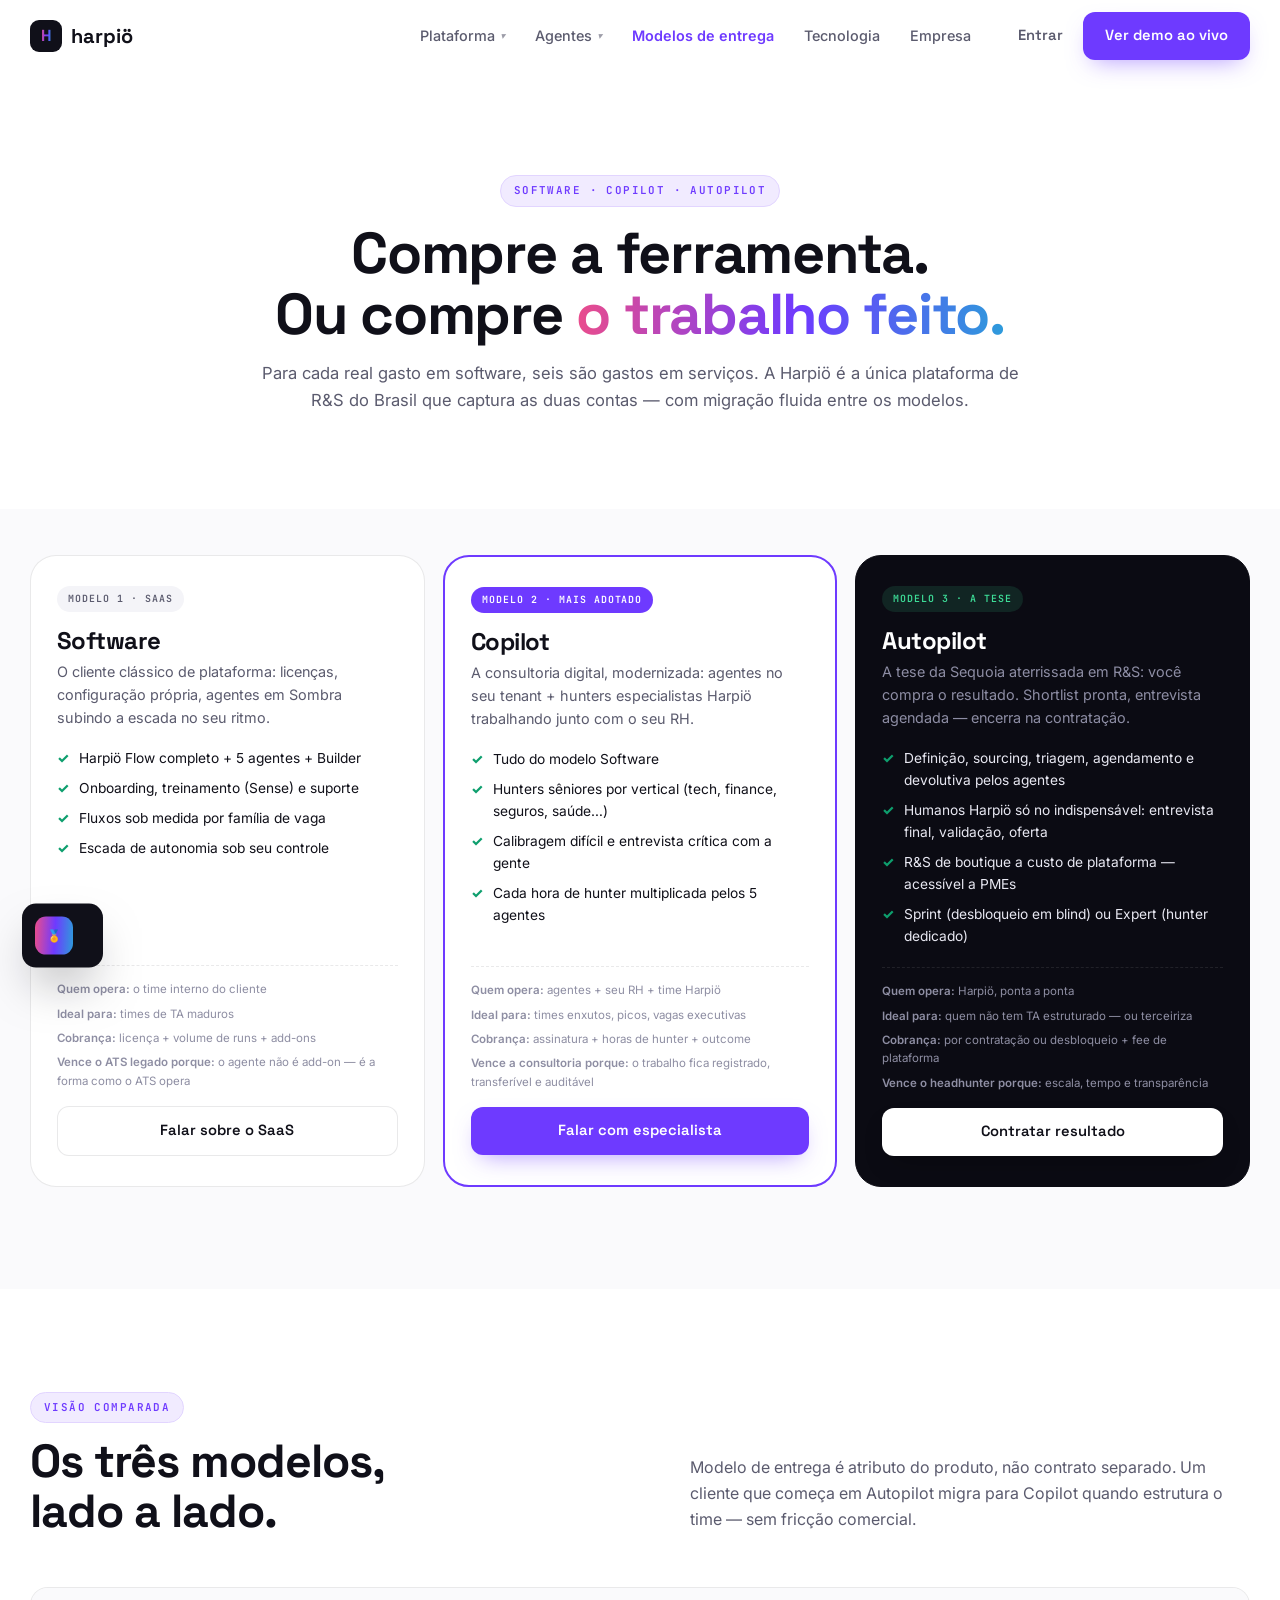
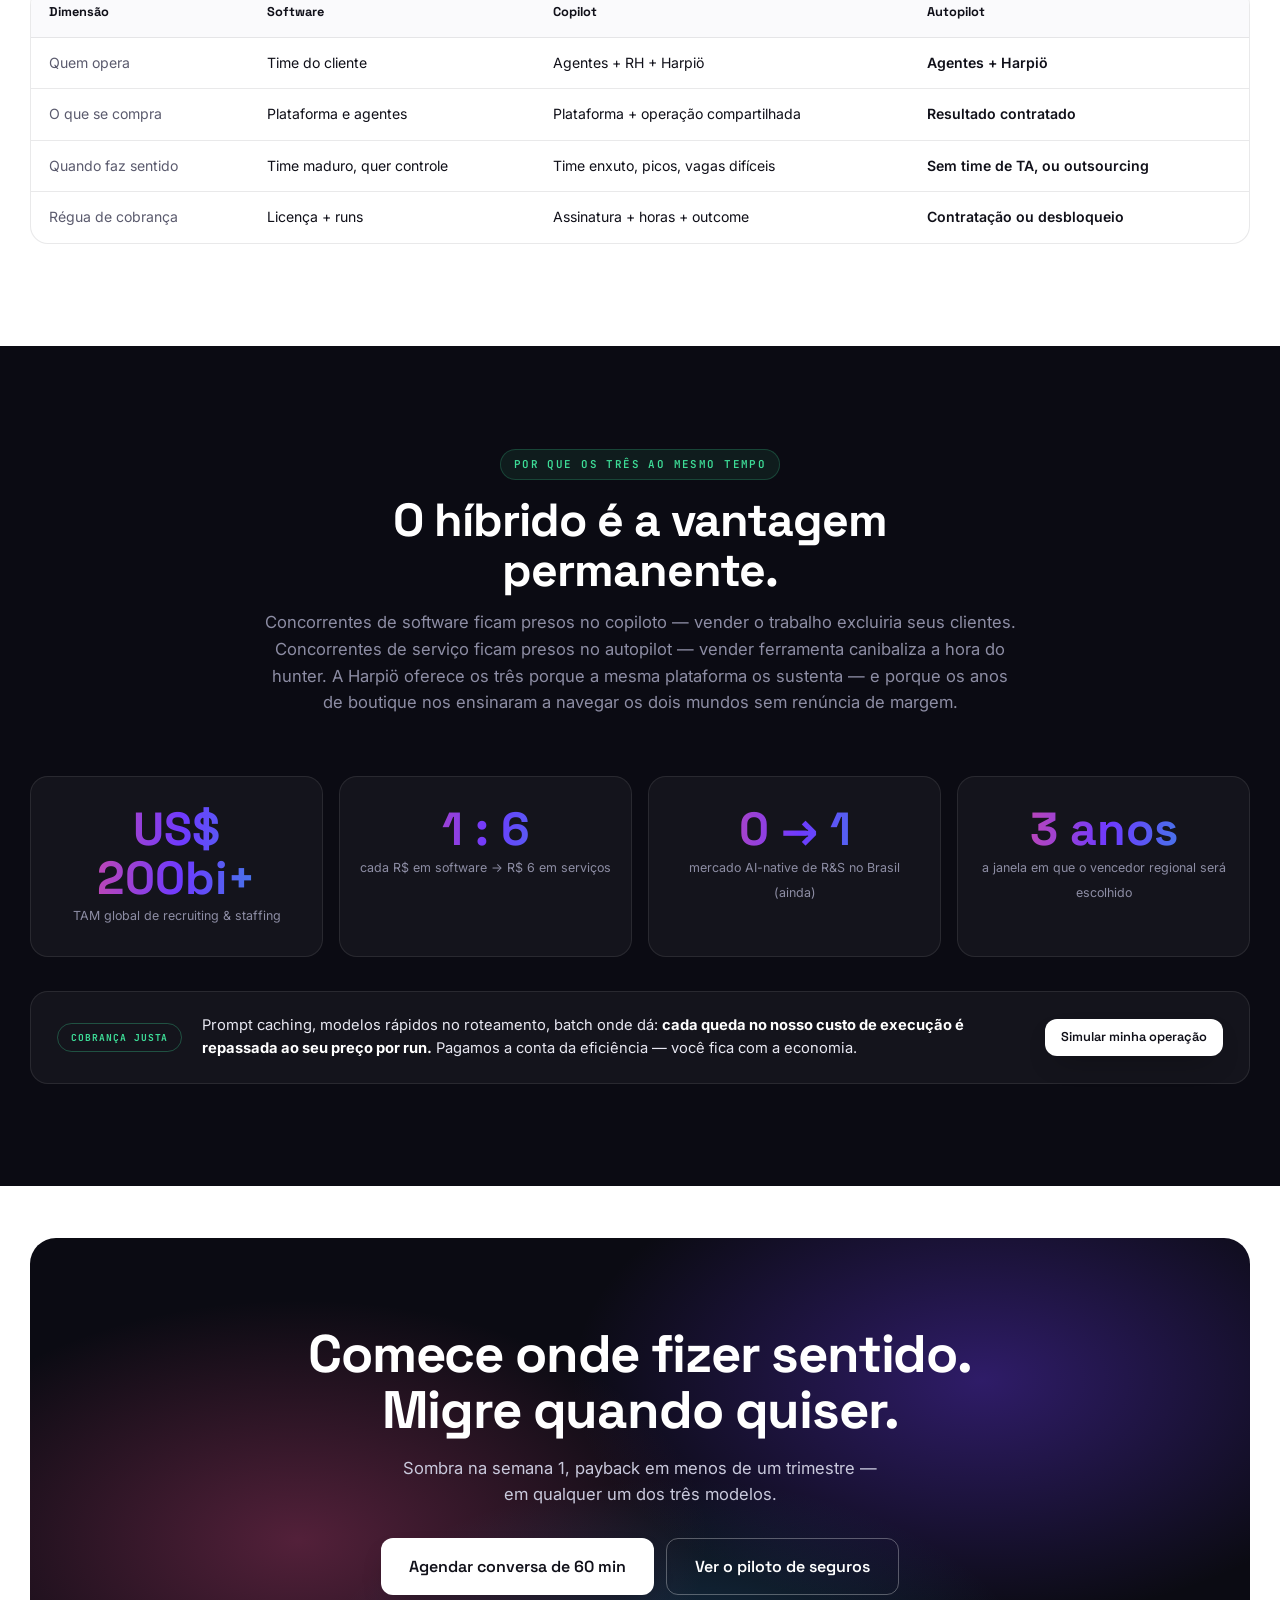
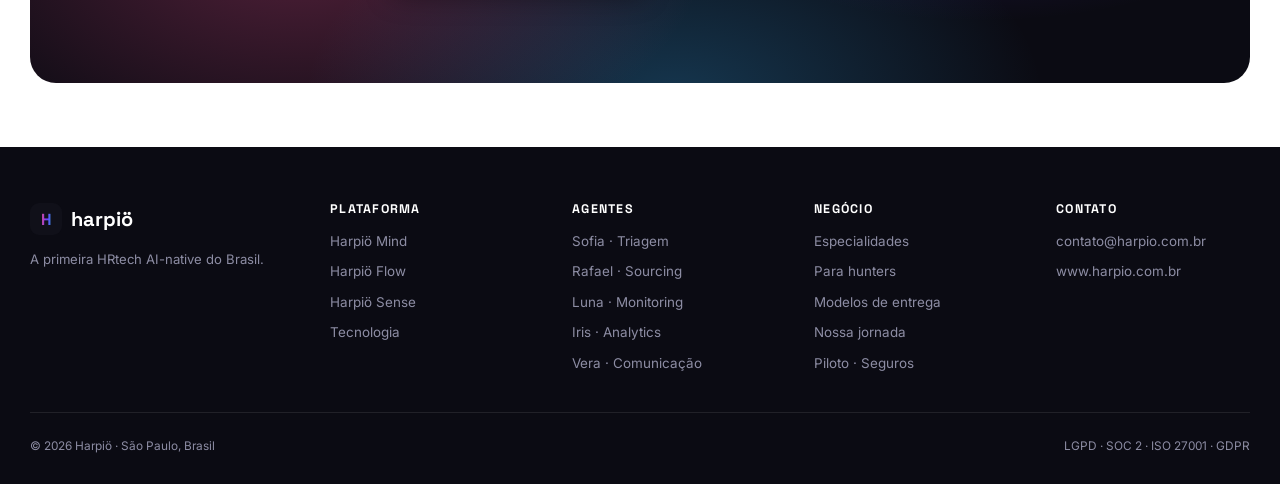
<file: modelos.html>
<!DOCTYPE html>
<html lang="pt-BR">
<head>
  <meta charset="UTF-8" />
  <meta name="viewport" content="width=device-width, initial-scale=1.0" />
  <title>Modelos de entrega · Software, Copilot e Autopilot — Harpiö</title>
  <meta name="description" content="A única plataforma de R&S do Brasil com três modelos de entrega: Software (SaaS), Copilot (operação compartilhada) e Autopilot (resultado contratado)." />
  <link rel="preconnect" href="https://fonts.googleapis.com" />
  <link rel="preconnect" href="https://fonts.gstatic.com" crossorigin />
  <link href="https://fonts.googleapis.com/css2?family=Space+Grotesk:wght@400;500;600;700&family=Inter:wght@400;500;600;700&family=JetBrains+Mono:wght@400;500;600&display=swap" rel="stylesheet" />
  <link rel="stylesheet" href="assets/css/styles.css" />
  <link rel="icon" href="data:image/svg+xml,<svg xmlns='http://www.w3.org/2000/svg' viewBox='0 0 64 64'><rect width='64' height='64' rx='15' fill='%23101019'/><text x='32' y='44' font-size='34' font-family='Arial' font-weight='bold' text-anchor='middle' fill='%236e3aff'>H</text></svg>" />
</head>
<body data-page="modelos" data-sprite="assets/img/personas.svg">

<div class="pbar" id="pbar" aria-hidden="true"></div>
<div class="toast" id="toast" role="status" aria-live="polite"><span class="toast__medal">🏅</span><div><b class="toast__title"></b><span class="toast__sub"></span></div></div>

<header class="header" id="header">
  <div class="container header__inner">
    <a href="index.html" class="logo" aria-label="Harpiö"><span class="logo__mark"></span><span>harpiö</span></a>
    <nav class="nav" id="nav" aria-label="Principal">
      <div class="menu">
        <button aria-haspopup="true">Plataforma <i class="caretico">▾</i></button>
        <div class="menu__panel">
          <a href="plataforma.html#mind"><span class="menu__dot" style="background:var(--violet)">◆</span><span><b>Harpiö Mind</b><span>5 super agentes · 500+ skills</span></span></a>
          <a href="plataforma.html#flow"><span class="menu__dot" style="background:var(--blue)">▦</span><span><b>Harpiö Flow</b><span>o ATS nativo de agentes</span></span></a>
          <a href="plataforma.html#sense"><span class="menu__dot" style="background:var(--amber)">✦</span><span><b>Harpiö Sense</b><span>capacitação AI-firsting</span></span></a>
        </div>
      </div>
      <div class="menu">
        <button aria-haspopup="true">Agentes <i class="caretico">▾</i></button>
        <div class="menu__panel">
          <a href="agentes/index.html"><span class="menu__dot" style="background:var(--ink)">★</span><span><b>Conhecer o time</b><span>o esquadrão completo</span></span></a>
          <a href="agentes/sofia.html"><span class="menu__face"><svg><use href="assets/img/personas.svg#ps-sofia"/></svg></span><span><b>Sofia</b><span>Triagem</span></span></a>
          <a href="agentes/rafael.html"><span class="menu__face"><svg><use href="assets/img/personas.svg#ps-rafael"/></svg></span><span><b>Rafael</b><span>Sourcing</span></span></a>
          <a href="agentes/luna.html"><span class="menu__face"><svg><use href="assets/img/personas.svg#ps-luna"/></svg></span><span><b>Luna</b><span>Monitoring</span></span></a>
          <a href="agentes/iris.html"><span class="menu__face"><svg><use href="assets/img/personas.svg#ps-iris"/></svg></span><span><b>Iris</b><span>Analytics</span></span></a>
          <a href="agentes/vera.html"><span class="menu__face"><svg><use href="assets/img/personas.svg#ps-vera"/></svg></span><span><b>Vera</b><span>Comunicação</span></span></a>
        </div>
      </div>
      <a href="modelos.html" class="is-here">Modelos de entrega</a>
      <a href="tecnologia.html">Tecnologia</a>
      <a href="empresa.html">Empresa</a>
    </nav>
    <div class="header__cta">
      <a href="#" class="btn btn--ghost">Entrar</a>
      <a href="index.html#cta" class="btn btn--violet">Ver demo ao vivo</a>
    </div>
    <button class="burger" id="burger" aria-label="Abrir menu" aria-expanded="false"><span></span><span></span><span></span></button>
  </div>
</header>

<main>

<section class="section" style="padding-bottom:36px">
  <div class="container section__head reveal">
    <span class="eyebrow">Software · Copilot · Autopilot</span>
    <h2 style="font-size:clamp(2.2rem,5vw,3.6rem)">Compre a ferramenta.<br/>Ou compre <span class="grad-text">o trabalho feito.</span></h2>
    <p>Para cada real gasto em software, seis são gastos em serviços. A Harpiö é a única plataforma de R&S do Brasil que captura as duas contas — com migração fluida entre os modelos.</p>
  </div>
</section>

<section class="section section--alt" style="padding-top:46px">
  <div class="container">
    <div class="plans">
      <article class="plan reveal">
        <span class="plan__tag">Modelo 1 · SaaS</span>
        <h3>Software</h3>
        <p class="plan__pitch">O cliente clássico de plataforma: licenças, configuração própria, agentes em Sombra subindo a escada no seu ritmo.</p>
        <ul>
          <li>Harpiö Flow completo + 5 agentes + Builder</li>
          <li>Onboarding, treinamento (Sense) e suporte</li>
          <li>Fluxos sob medida por família de vaga</li>
          <li>Escada de autonomia sob seu controle</li>
        </ul>
        <div class="plan__meta">
          <span><b>Quem opera:</b> o time interno do cliente</span>
          <span><b>Ideal para:</b> times de TA maduros</span>
          <span><b>Cobrança:</b> licença + volume de runs + add-ons</span>
          <span><b>Vence o ATS legado porque:</b> o agente não é add-on — é a forma como o ATS opera</span>
        </div>
        <a href="index.html#cta" class="btn btn--line">Falar sobre o SaaS</a>
      </article>
      <article class="plan plan--hot reveal d1">
        <span class="plan__tag">Modelo 2 · mais adotado</span>
        <h3>Copilot</h3>
        <p class="plan__pitch">A consultoria digital, modernizada: agentes no seu tenant + hunters especialistas Harpiö trabalhando junto com o seu RH.</p>
        <ul>
          <li>Tudo do modelo Software</li>
          <li>Hunters sêniores por vertical (tech, finance, seguros, saúde…)</li>
          <li>Calibragem difícil e entrevista crítica com a gente</li>
          <li>Cada hora de hunter multiplicada pelos 5 agentes</li>
        </ul>
        <div class="plan__meta">
          <span><b>Quem opera:</b> agentes + seu RH + time Harpiö</span>
          <span><b>Ideal para:</b> times enxutos, picos, vagas executivas</span>
          <span><b>Cobrança:</b> assinatura + horas de hunter + outcome</span>
          <span><b>Vence a consultoria porque:</b> o trabalho fica registrado, transferível e auditável</span>
        </div>
        <a href="index.html#cta" class="btn btn--violet">Falar com especialista</a>
      </article>
      <article class="plan plan--dark reveal d2">
        <span class="plan__tag">Modelo 3 · a tese</span>
        <h3>Autopilot</h3>
        <p class="plan__pitch">A tese da Sequoia aterrissada em R&S: você compra o resultado. Shortlist pronta, entrevista agendada — encerra na contratação.</p>
        <ul>
          <li>Definição, sourcing, triagem, agendamento e devolutiva pelos agentes</li>
          <li>Humanos Harpiö só no indispensável: entrevista final, validação, oferta</li>
          <li>R&S de boutique a custo de plataforma — acessível a PMEs</li>
          <li>Sprint (desbloqueio em blind) ou Expert (hunter dedicado)</li>
        </ul>
        <div class="plan__meta">
          <span><b>Quem opera:</b> Harpiö, ponta a ponta</span>
          <span><b>Ideal para:</b> quem não tem TA estruturado — ou terceiriza</span>
          <span><b>Cobrança:</b> por contratação ou desbloqueio + fee de plataforma</span>
          <span><b>Vence o headhunter porque:</b> escala, tempo e transparência</span>
        </div>
        <a href="index.html#cta" class="btn btn--white">Contratar resultado</a>
      </article>
    </div>
  </div>
</section>

<section class="section">
  <div class="container">
    <div class="rowhead reveal">
      <div><span class="eyebrow">Visão comparada</span><h2>Os três modelos,<br/>lado a lado.</h2></div>
      <p>Modelo de entrega é atributo do produto, não contrato separado. Um cliente que começa em Autopilot migra para Copilot quando estrutura o time — sem fricção comercial.</p>
    </div>
    <div style="overflow-x:auto" class="reveal d1">
      <table class="compare">
        <thead><tr><th>Dimensão</th><th>Software</th><th>Copilot</th><th>Autopilot</th></tr></thead>
        <tbody>
          <tr><td>Quem opera</td><td>Time do cliente</td><td>Agentes + RH + Harpiö</td><td>Agentes + Harpiö</td></tr>
          <tr><td>O que se compra</td><td>Plataforma e agentes</td><td>Plataforma + operação compartilhada</td><td>Resultado contratado</td></tr>
          <tr><td>Quando faz sentido</td><td>Time maduro, quer controle</td><td>Time enxuto, picos, vagas difíceis</td><td>Sem time de TA, ou outsourcing</td></tr>
          <tr><td>Régua de cobrança</td><td>Licença + runs</td><td>Assinatura + horas + outcome</td><td>Contratação ou desbloqueio</td></tr>
        </tbody>
      </table>
    </div>
  </div>
</section>

<section class="section section--dark">
  <div class="container">
    <div class="section__head reveal">
      <span class="eyebrow eyebrow--dark">Por que os três ao mesmo tempo</span>
      <h2>O híbrido é a vantagem<br/>permanente.</h2>
      <p>Concorrentes de software ficam presos no copiloto — vender o trabalho excluiria seus clientes. Concorrentes de serviço ficam presos no autopilot — vender ferramenta canibaliza a hora do hunter. A Harpiö oferece os três porque a mesma plataforma os sustenta — e porque os anos de boutique nos ensinaram a navegar os dois mundos sem renúncia de margem.</p>
    </div>
    <div class="numbers">
      <div class="number reveal"><b>US$ 200bi+</b><span>TAM global de recruiting &amp; staffing</span></div>
      <div class="number reveal d1"><b>1 : 6</b><span>cada R$ em software → R$ 6 em serviços</span></div>
      <div class="number reveal d2"><b>0 → 1</b><span>mercado AI-native de R&S no Brasil (ainda)</span></div>
      <div class="number reveal d3"><b>3 anos</b><span>a janela em que o vencedor regional será escolhido</span></div>
    </div>
    <div class="pilot reveal">
      <span class="pilot__badge">Cobrança justa</span>
      <p>Prompt caching, modelos rápidos no roteamento, batch onde dá: <b>cada queda no nosso custo de execução é repassada ao seu preço por run.</b> Pagamos a conta da eficiência — você fica com a economia.</p>
      <a href="index.html#cta" class="btn btn--white btn--sm">Simular minha operação</a>
    </div>
  </div>
</section>

<section class="ctafinal">
  <div class="container">
    <div class="ctafinal__box reveal">
      <h2>Comece onde fizer sentido.<br/>Migre quando quiser.</h2>
      <p>Sombra na semana 1, payback em menos de um trimestre — em qualquer um dos três modelos.</p>
      <div class="ctafinal__actions">
        <a href="mailto:contato@harpio.com.br" class="btn btn--white btn--lg">Agendar conversa de 60 min</a>
        <a href="empresa.html#piloto" class="btn btn--line btn--lg" style="border-color:rgba(255,255,255,.3);color:#fff;background:transparent">Ver o piloto de seguros</a>
      </div>
    </div>
  </div>
</section>
</main>

<footer class="footer">
  <div class="container footer__grid">
    <div class="footer__brand"><a href="index.html" class="logo"><span class="logo__mark"></span><span>harpiö</span></a><p>A primeira HRtech AI-native do Brasil.</p></div>
    <nav class="footer__col" aria-label="Plataforma"><h4>Plataforma</h4><a href="plataforma.html#mind">Harpiö Mind</a><a href="plataforma.html#flow">Harpiö Flow</a><a href="plataforma.html#sense">Harpiö Sense</a><a href="tecnologia.html">Tecnologia</a></nav>
    <nav class="footer__col" aria-label="Agentes"><h4>Agentes</h4><a href="agentes/sofia.html">Sofia · Triagem</a><a href="agentes/rafael.html">Rafael · Sourcing</a><a href="agentes/luna.html">Luna · Monitoring</a><a href="agentes/iris.html">Iris · Analytics</a><a href="agentes/vera.html">Vera · Comunicação</a></nav>
    <nav class="footer__col" aria-label="Negócio"><h4>Negócio</h4><a href="especialidades.html">Especialidades</a>
      <a href="recrutadores.html">Para hunters</a>
      <a href="modelos.html">Modelos de entrega</a><a href="empresa.html#jornada">Nossa jornada</a><a href="empresa.html#piloto">Piloto · Seguros</a></nav>
    <nav class="footer__col" aria-label="Contato"><h4>Contato</h4><a href="mailto:contato@harpio.com.br">contato@harpio.com.br</a><a href="#">www.harpio.com.br</a></nav>
  </div>
  <div class="container footer__base"><span>© 2026 Harpiö · São Paulo, Brasil</span><span>LGPD · SOC 2 · ISO 27001 · GDPR</span></div>
</footer>

<script src="assets/js/main.js"></script>
</body>
</html>
</file>
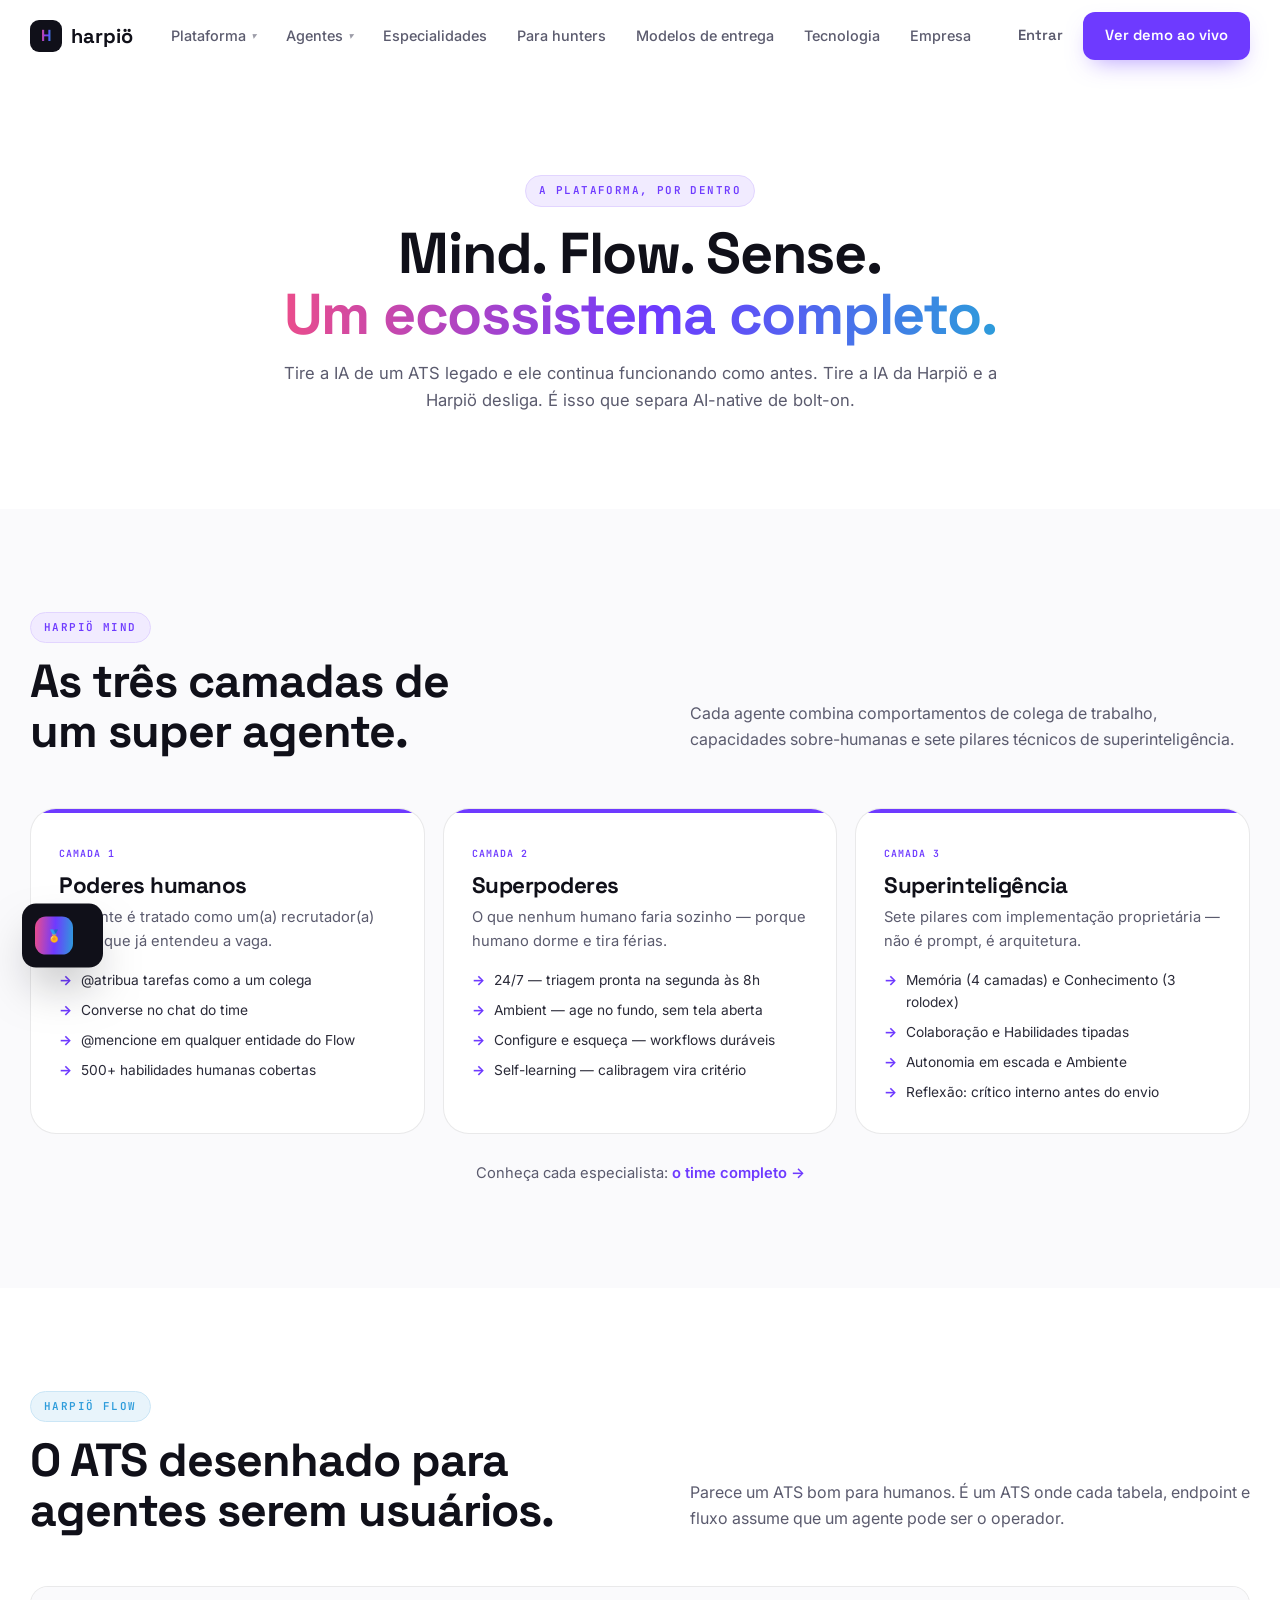
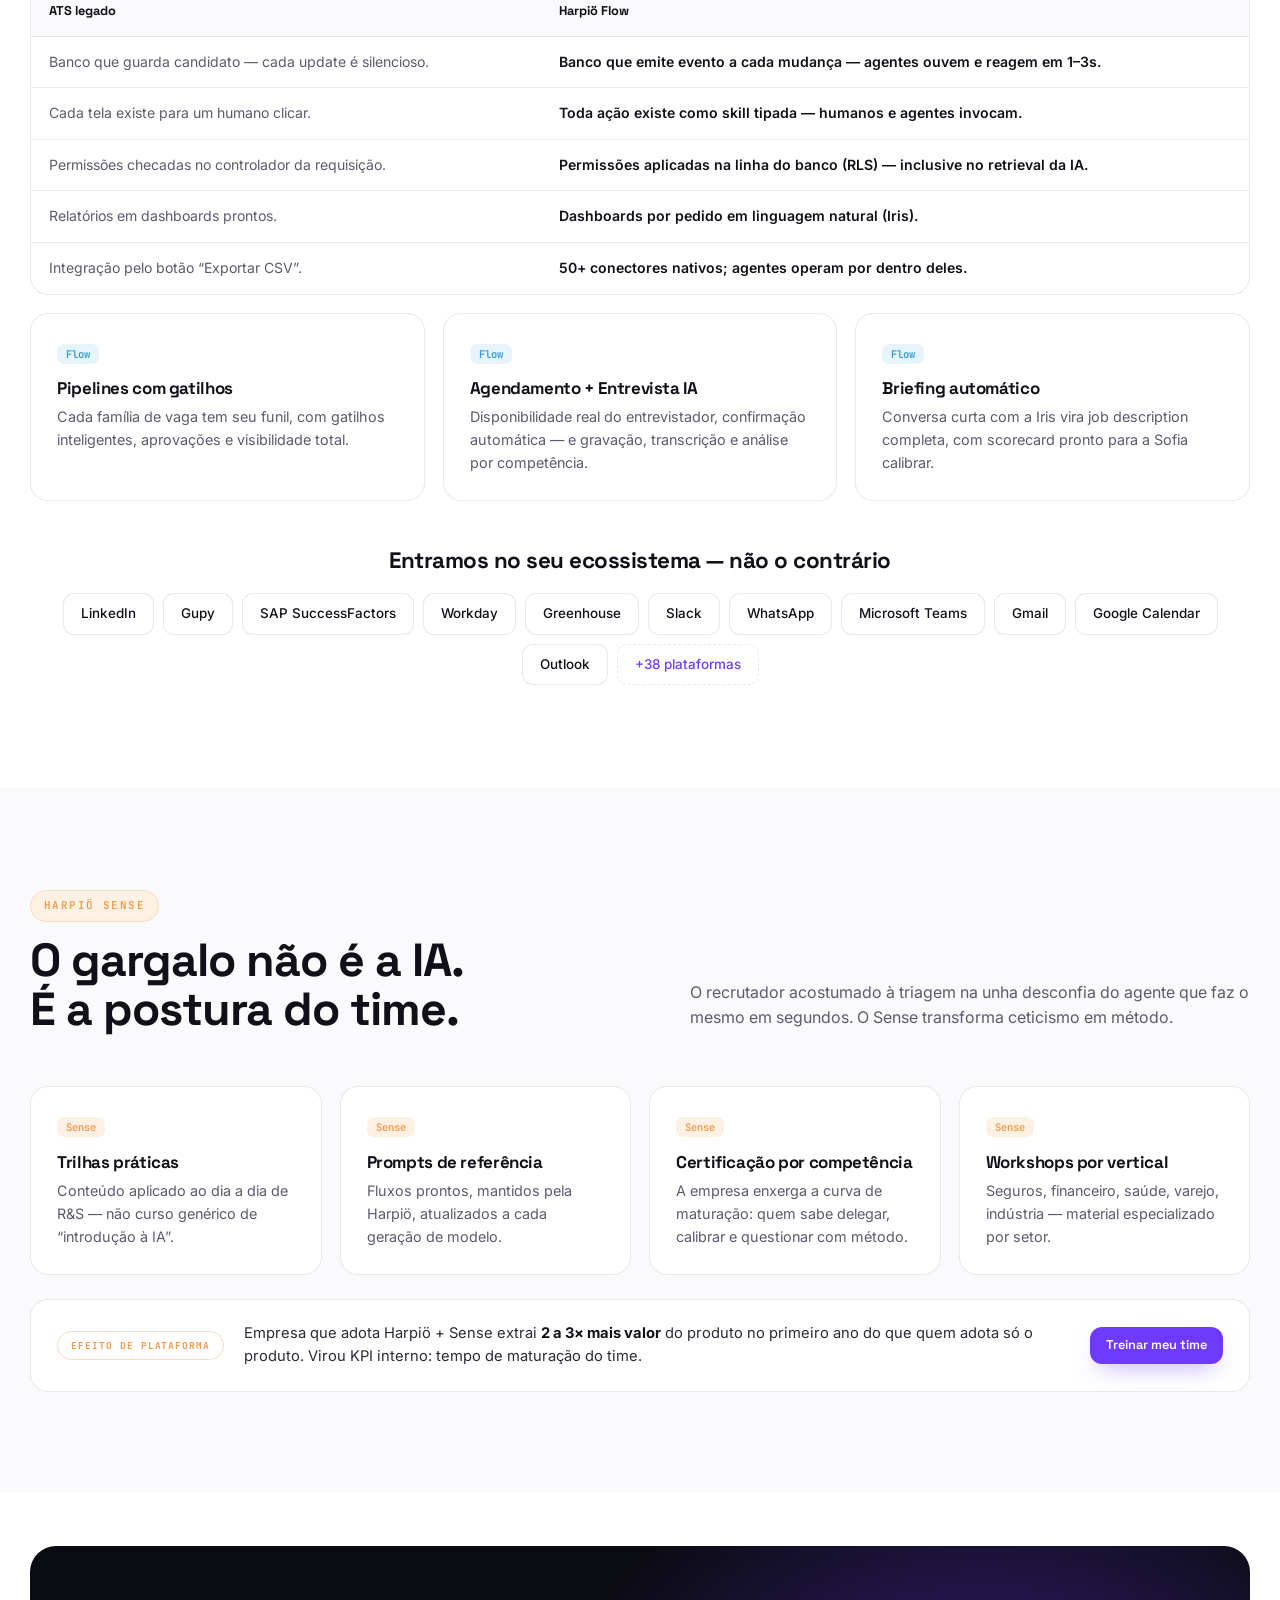
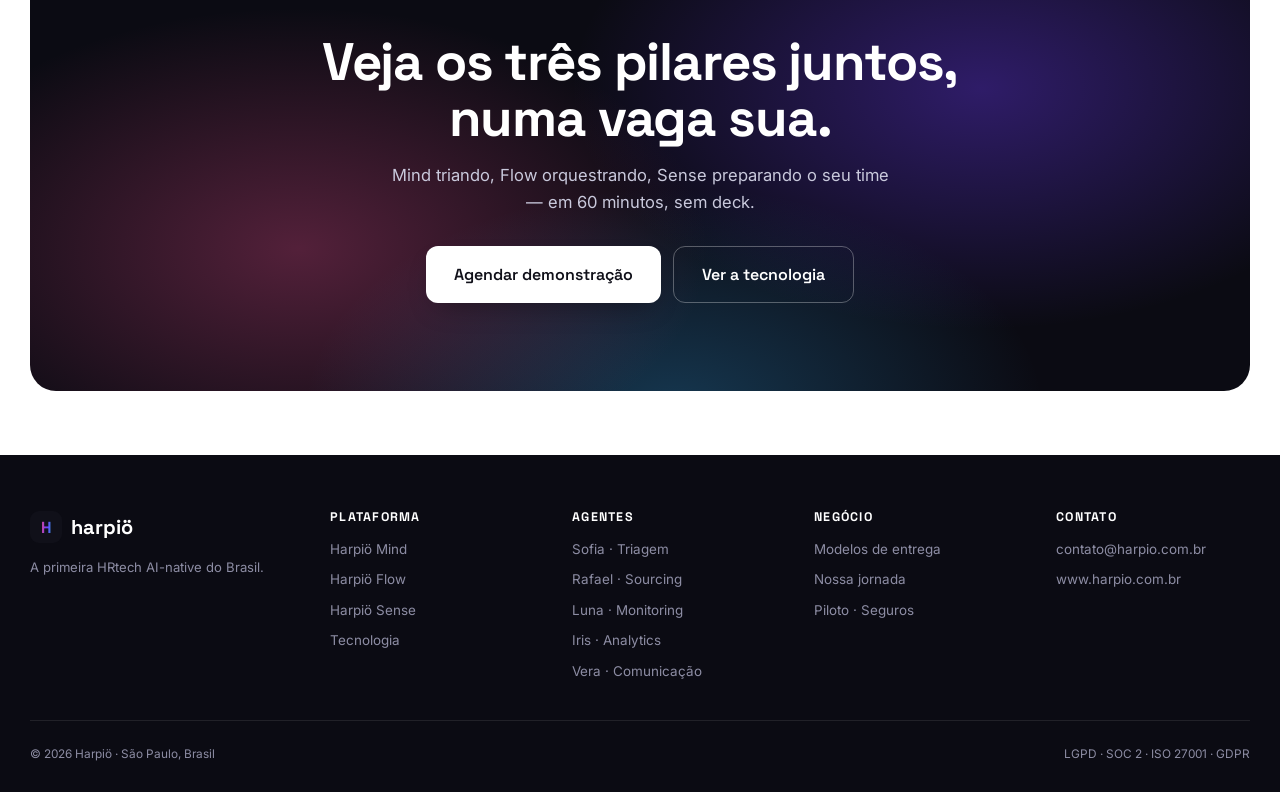
<file: plataforma.html>
<!DOCTYPE html>
<html lang="pt-BR">
<head>
  <meta charset="UTF-8" />
  <meta name="viewport" content="width=device-width, initial-scale=1.0" />
  <title>Plataforma · Mind, Flow e Sense — Harpiö</title>
  <meta name="description" content="Os três pilares da Harpiö: Mind (super agentes), Flow (o ATS nativo de agentes) e Sense (capacitação AI-firsting). Conheça a plataforma por dentro." />
  <link rel="preconnect" href="https://fonts.googleapis.com" />
  <link rel="preconnect" href="https://fonts.gstatic.com" crossorigin />
  <link href="https://fonts.googleapis.com/css2?family=Space+Grotesk:wght@400;500;600;700&family=Inter:wght@400;500;600;700&family=JetBrains+Mono:wght@400;500;600&display=swap" rel="stylesheet" />
  <link rel="stylesheet" href="assets/css/styles.css" />
  <link rel="icon" href="data:image/svg+xml,<svg xmlns='http://www.w3.org/2000/svg' viewBox='0 0 64 64'><rect width='64' height='64' rx='15' fill='%23101019'/><text x='32' y='44' font-size='34' font-family='Arial' font-weight='bold' text-anchor='middle' fill='%236e3aff'>H</text></svg>" />
</head>
<body data-page="plataforma" data-sprite="assets/img/personas.svg">

<div class="pbar" id="pbar" aria-hidden="true"></div>
<div class="toast" id="toast" role="status" aria-live="polite"><span class="toast__medal">🏅</span><div><b class="toast__title"></b><span class="toast__sub"></span></div></div>

<header class="header" id="header">
  <div class="container header__inner">
    <a href="index.html" class="logo" aria-label="Harpiö"><span class="logo__mark"></span><span>harpiö</span></a>
    <nav class="nav" id="nav" aria-label="Principal">
      <div class="menu">
        <button aria-haspopup="true">Plataforma <i class="caretico">▾</i></button>
        <div class="menu__panel">
          <a href="#mind"><span class="menu__dot" style="background:var(--violet)">◆</span><span><b>Harpiö Mind</b><span>5 super agentes · 500+ skills</span></span></a>
          <a href="#flow"><span class="menu__dot" style="background:var(--blue)">▦</span><span><b>Harpiö Flow</b><span>o ATS nativo de agentes</span></span></a>
          <a href="#sense"><span class="menu__dot" style="background:var(--amber)">✦</span><span><b>Harpiö Sense</b><span>capacitação AI-firsting</span></span></a>
        </div>
      </div>
      <div class="menu">
        <button aria-haspopup="true">Agentes <i class="caretico">▾</i></button>
        <div class="menu__panel">
          <a href="agentes/index.html"><span class="menu__dot" style="background:var(--ink)">★</span><span><b>Conhecer o time</b><span>o esquadrão completo</span></span></a>
          <a href="agentes/sofia.html"><span class="menu__face"><svg><use href="assets/img/personas.svg#ps-sofia"/></svg></span><span><b>Sofia</b><span>Triagem</span></span></a>
          <a href="agentes/rafael.html"><span class="menu__face"><svg><use href="assets/img/personas.svg#ps-rafael"/></svg></span><span><b>Rafael</b><span>Sourcing</span></span></a>
          <a href="agentes/luna.html"><span class="menu__face"><svg><use href="assets/img/personas.svg#ps-luna"/></svg></span><span><b>Luna</b><span>Monitoring</span></span></a>
          <a href="agentes/iris.html"><span class="menu__face"><svg><use href="assets/img/personas.svg#ps-iris"/></svg></span><span><b>Iris</b><span>Analytics</span></span></a>
          <a href="agentes/vera.html"><span class="menu__face"><svg><use href="assets/img/personas.svg#ps-vera"/></svg></span><span><b>Vera</b><span>Comunicação</span></span></a>
        </div>
      </div>
      <a href="especialidades.html">Especialidades</a>
      <a href="recrutadores.html">Para hunters</a>
      <a href="modelos.html">Modelos de entrega</a>
      <a href="tecnologia.html">Tecnologia</a>
      <a href="empresa.html">Empresa</a>
    </nav>
    <div class="header__cta">
      <a href="#" class="btn btn--ghost">Entrar</a>
      <a href="index.html#cta" class="btn btn--violet">Ver demo ao vivo</a>
    </div>
    <button class="burger" id="burger" aria-label="Abrir menu" aria-expanded="false"><span></span><span></span><span></span></button>
  </div>
</header>

<main>

<section class="section" style="padding-bottom:36px">
  <div class="container section__head reveal">
    <span class="eyebrow">A plataforma, por dentro</span>
    <h2 style="font-size:clamp(2.2rem,5vw,3.6rem)">Mind. Flow. Sense.<br/><span class="grad-text">Um ecossistema completo.</span></h2>
    <p>Tire a IA de um ATS legado e ele continua funcionando como antes. Tire a IA da Harpiö e a Harpiö desliga. É isso que separa AI-native de bolt-on.</p>
  </div>
</section>

<!-- ════ MIND ════ -->
<section class="section section--alt" id="mind">
  <div class="container">
    <div class="rowhead reveal">
      <div><span class="eyebrow" style="color:var(--violet)">Harpiö Mind</span><h2>As três camadas de<br/>um super agente.</h2></div>
      <p>Cada agente combina comportamentos de colega de trabalho, capacidades sobre-humanas e sete pilares técnicos de superinteligência.</p>
    </div>
    <div class="grid-3">
      <article class="pillar pillar--mind reveal">
        <span class="pillar__tag">Camada 1</span><h3>Poderes humanos</h3>
        <p>O agente é tratado como um(a) recrutador(a) júnior que já entendeu a vaga.</p>
        <ul><li>@atribua tarefas como a um colega</li><li>Converse no chat do time</li><li>@mencione em qualquer entidade do Flow</li><li>500+ habilidades humanas cobertas</li></ul>
      </article>
      <article class="pillar pillar--mind reveal d1">
        <span class="pillar__tag">Camada 2</span><h3>Superpoderes</h3>
        <p>O que nenhum humano faria sozinho — porque humano dorme e tira férias.</p>
        <ul><li>24/7 — triagem pronta na segunda às 8h</li><li>Ambient — age no fundo, sem tela aberta</li><li>Configure e esqueça — workflows duráveis</li><li>Self-learning — calibragem vira critério</li></ul>
      </article>
      <article class="pillar pillar--mind reveal d2">
        <span class="pillar__tag">Camada 3</span><h3>Superinteligência</h3>
        <p>Sete pilares com implementação proprietária — não é prompt, é arquitetura.</p>
        <ul><li>Memória (4 camadas) e Conhecimento (3 rolodex)</li><li>Colaboração e Habilidades tipadas</li><li>Autonomia em escada e Ambiente</li><li>Reflexão: crítico interno antes do envio</li></ul>
      </article>
    </div>
    <p class="plans__note reveal">Conheça cada especialista: <a href="agentes/index.html" style="color:var(--violet);font-weight:600">o time completo →</a></p>
  </div>
</section>

<!-- ════ FLOW ════ -->
<section class="section" id="flow">
  <div class="container">
    <div class="rowhead reveal">
      <div><span class="eyebrow" style="color:var(--blue);background:#e8f4fb;border-color:#cbe6f6">Harpiö Flow</span><h2>O ATS desenhado para<br/>agentes serem usuários.</h2></div>
      <p>Parece um ATS bom para humanos. É um ATS onde cada tabela, endpoint e fluxo assume que um agente pode ser o operador.</p>
    </div>
    <div style="overflow-x:auto" class="reveal d1">
      <table class="compare">
        <thead><tr><th>ATS legado</th><th>Harpiö Flow</th></tr></thead>
        <tbody>
          <tr><td>Banco que guarda candidato — cada update é silencioso.</td><td>Banco que emite evento a cada mudança — agentes ouvem e reagem em 1–3s.</td></tr>
          <tr><td>Cada tela existe para um humano clicar.</td><td>Toda ação existe como skill tipada — humanos e agentes invocam.</td></tr>
          <tr><td>Permissões checadas no controlador da requisição.</td><td>Permissões aplicadas na linha do banco (RLS) — inclusive no retrieval da IA.</td></tr>
          <tr><td>Relatórios em dashboards prontos.</td><td>Dashboards por pedido em linguagem natural (Iris).</td></tr>
          <tr><td>Integração pelo botão “Exportar CSV”.</td><td>50+ conectores nativos; agentes operam por dentro deles.</td></tr>
        </tbody>
      </table>
    </div>
    <div class="grid-3" style="margin-top:18px">
      <article class="pain reveal"><span class="pain__num" style="color:var(--blue);background:#e8f4fb">Flow</span><h3>Pipelines com gatilhos</h3><p>Cada família de vaga tem seu funil, com gatilhos inteligentes, aprovações e visibilidade total.</p></article>
      <article class="pain reveal d1"><span class="pain__num" style="color:var(--blue);background:#e8f4fb">Flow</span><h3>Agendamento + Entrevista IA</h3><p>Disponibilidade real do entrevistador, confirmação automática — e gravação, transcrição e análise por competência.</p></article>
      <article class="pain reveal d2"><span class="pain__num" style="color:var(--blue);background:#e8f4fb">Flow</span><h3>Briefing automático</h3><p>Conversa curta com a Iris vira job description completa, com scorecard pronto para a Sofia calibrar.</p></article>
    </div>
    <div class="section__head reveal" style="margin-top:48px;margin-bottom:20px"><h3 style="font-size:1.4rem">Entramos no seu ecossistema — não o contrário</h3></div>
    <div class="integr reveal d1">
      <span>LinkedIn</span><span>Gupy</span><span>SAP SuccessFactors</span><span>Workday</span><span>Greenhouse</span><span>Slack</span><span>WhatsApp</span><span>Microsoft Teams</span><span>Gmail</span><span>Google Calendar</span><span>Outlook</span><span style="border-style:dashed;color:var(--violet)">+38 plataformas</span>
    </div>
  </div>
</section>

<!-- ════ SENSE ════ -->
<section class="section section--alt" id="sense">
  <div class="container">
    <div class="rowhead reveal">
      <div><span class="eyebrow" style="color:var(--amber);background:#fdf1e4;border-color:#f5dcbd">Harpiö Sense</span><h2>O gargalo não é a IA.<br/>É a postura do time.</h2></div>
      <p>O recrutador acostumado à triagem na unha desconfia do agente que faz o mesmo em segundos. O Sense transforma ceticismo em método.</p>
    </div>
    <div class="grid-4">
      <article class="pain reveal"><span class="pain__num" style="color:var(--amber);background:#fdf1e4">Sense</span><h3>Trilhas práticas</h3><p>Conteúdo aplicado ao dia a dia de R&S — não curso genérico de “introdução à IA”.</p></article>
      <article class="pain reveal d1"><span class="pain__num" style="color:var(--amber);background:#fdf1e4">Sense</span><h3>Prompts de referência</h3><p>Fluxos prontos, mantidos pela Harpiö, atualizados a cada geração de modelo.</p></article>
      <article class="pain reveal d2"><span class="pain__num" style="color:var(--amber);background:#fdf1e4">Sense</span><h3>Certificação por competência</h3><p>A empresa enxerga a curva de maturação: quem sabe delegar, calibrar e questionar com método.</p></article>
      <article class="pain reveal d3"><span class="pain__num" style="color:var(--amber);background:#fdf1e4">Sense</span><h3>Workshops por vertical</h3><p>Seguros, financeiro, saúde, varejo, indústria — material especializado por setor.</p></article>
    </div>
    <div class="pilot reveal" style="background:#fff;border-color:var(--line);margin-top:24px">
      <span class="pilot__badge" style="color:var(--amber);border-color:#f5dcbd">Efeito de plataforma</span>
      <p style="color:var(--ink-2)">Empresa que adota Harpiö + Sense extrai <b style="color:var(--ink)">2 a 3× mais valor</b> do produto no primeiro ano do que quem adota só o produto. Virou KPI interno: tempo de maturação do time.</p>
      <a href="index.html#cta" class="btn btn--violet btn--sm">Treinar meu time</a>
    </div>
  </div>
</section>

<section class="ctafinal">
  <div class="container">
    <div class="ctafinal__box reveal">
      <h2>Veja os três pilares juntos,<br/>numa vaga sua.</h2>
      <p>Mind triando, Flow orquestrando, Sense preparando o seu time — em 60 minutos, sem deck.</p>
      <div class="ctafinal__actions">
        <a href="mailto:contato@harpio.com.br" class="btn btn--white btn--lg">Agendar demonstração</a>
        <a href="tecnologia.html" class="btn btn--line btn--lg" style="border-color:rgba(255,255,255,.3);color:#fff;background:transparent">Ver a tecnologia</a>
      </div>
    </div>
  </div>
</section>
</main>

<footer class="footer">
  <div class="container footer__grid">
    <div class="footer__brand"><a href="index.html" class="logo"><span class="logo__mark"></span><span>harpiö</span></a><p>A primeira HRtech AI-native do Brasil.</p></div>
    <nav class="footer__col" aria-label="Plataforma"><h4>Plataforma</h4><a href="#mind">Harpiö Mind</a><a href="#flow">Harpiö Flow</a><a href="#sense">Harpiö Sense</a><a href="tecnologia.html">Tecnologia</a></nav>
    <nav class="footer__col" aria-label="Agentes"><h4>Agentes</h4><a href="agentes/sofia.html">Sofia · Triagem</a><a href="agentes/rafael.html">Rafael · Sourcing</a><a href="agentes/luna.html">Luna · Monitoring</a><a href="agentes/iris.html">Iris · Analytics</a><a href="agentes/vera.html">Vera · Comunicação</a></nav>
    <nav class="footer__col" aria-label="Negócio"><h4>Negócio</h4><a href="modelos.html">Modelos de entrega</a><a href="empresa.html#jornada">Nossa jornada</a><a href="empresa.html#piloto">Piloto · Seguros</a></nav>
    <nav class="footer__col" aria-label="Contato"><h4>Contato</h4><a href="mailto:contato@harpio.com.br">contato@harpio.com.br</a><a href="#">www.harpio.com.br</a></nav>
  </div>
  <div class="container footer__base"><span>© 2026 Harpiö · São Paulo, Brasil</span><span>LGPD · SOC 2 · ISO 27001 · GDPR</span></div>
</footer>

<script src="assets/js/main.js"></script>
</body>
</html>
</file>
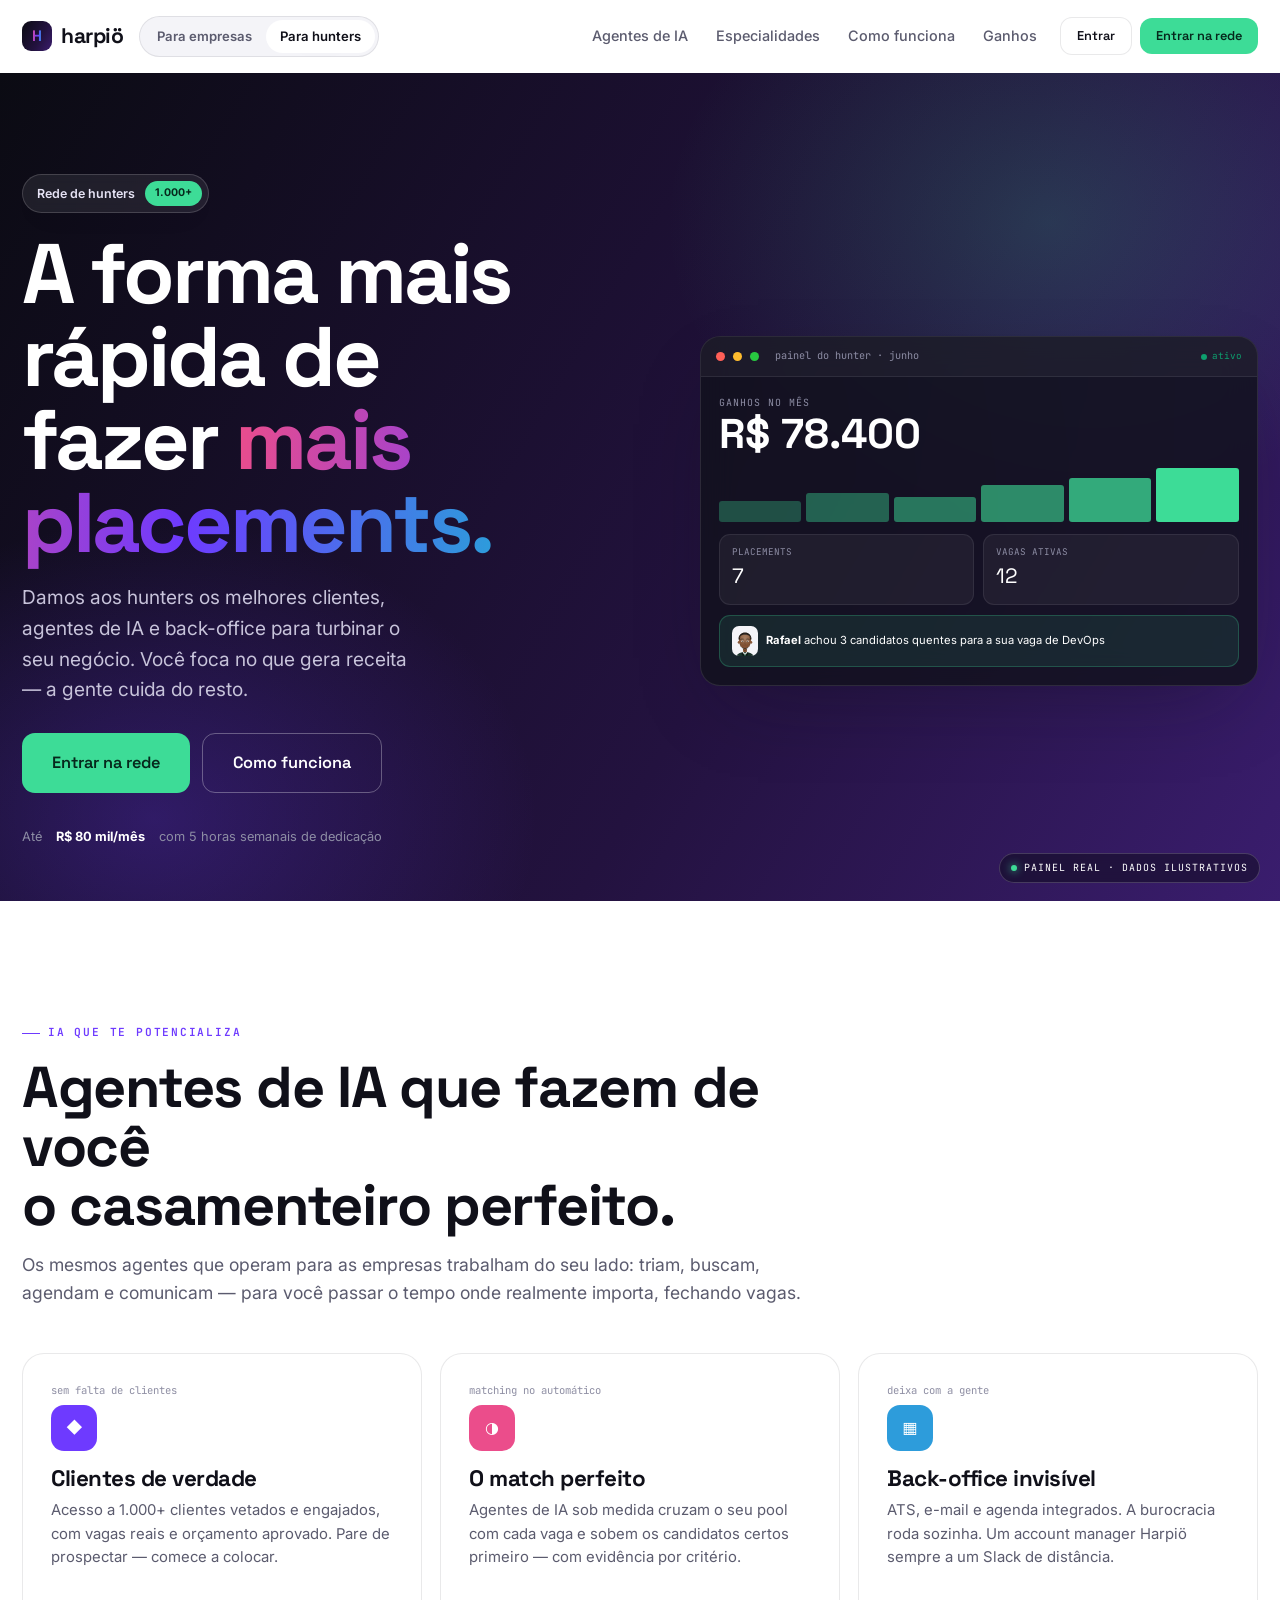
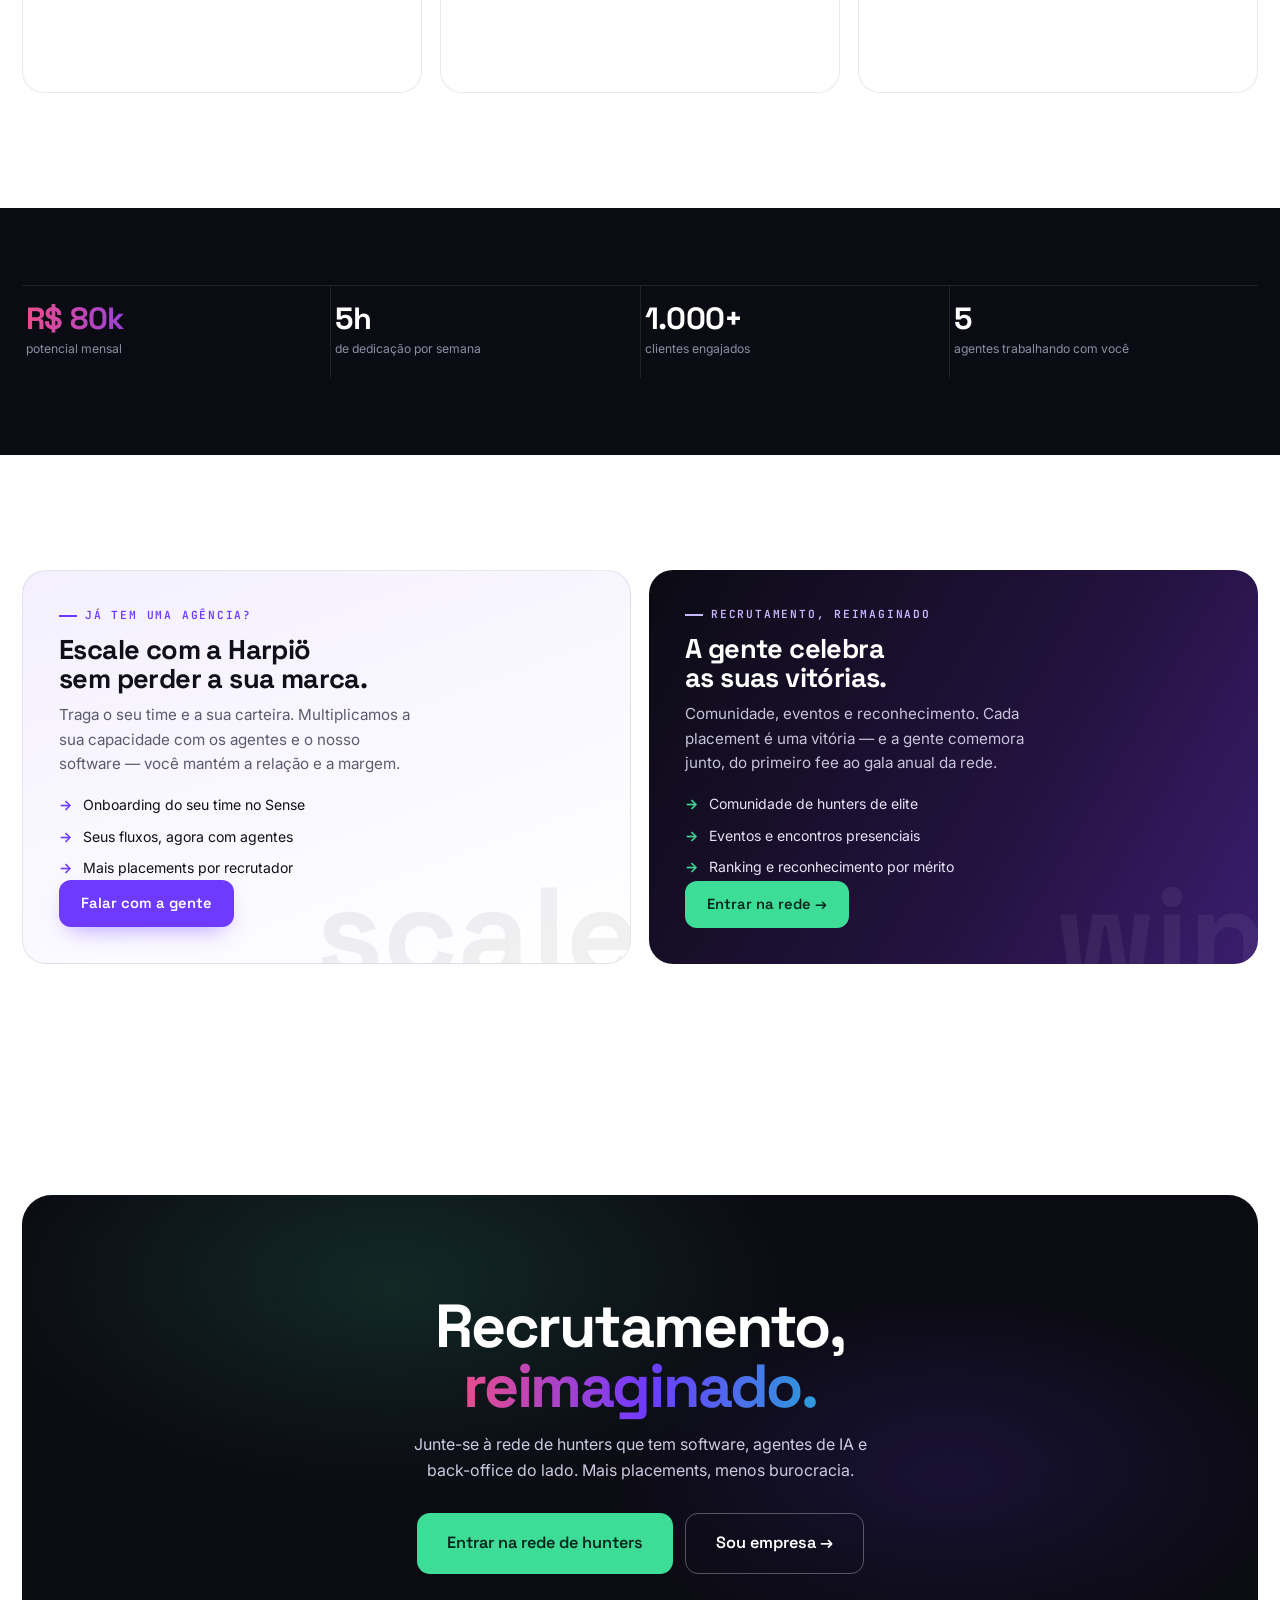
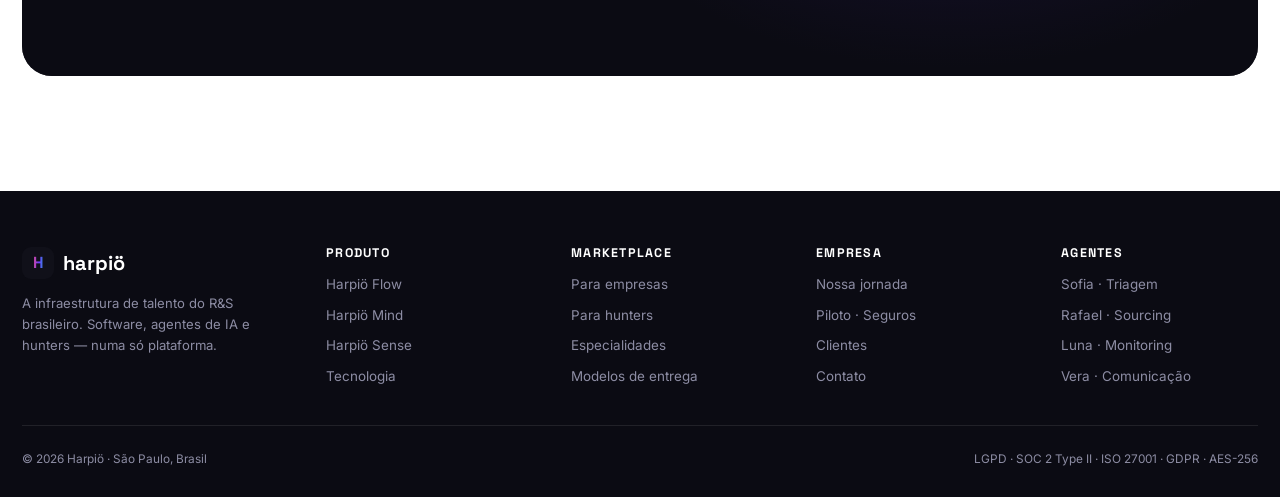
<file: recrutadores.html>
<!DOCTYPE html>
<html lang="pt-BR">
<head>
  <meta charset="UTF-8" />
  <meta name="viewport" content="width=device-width, initial-scale=1.0" />
  <title>Para Hunters · A forma mais rápida de fazer mais placements — Harpiö</title>
  <meta name="description" content="Damos aos hunters os melhores clientes, agentes de IA e back-office para turbinar o negócio. Recrutamento, reimaginado." />
  <link rel="preconnect" href="https://fonts.googleapis.com" />
  <link rel="preconnect" href="https://fonts.gstatic.com" crossorigin />
  <link href="https://fonts.googleapis.com/css2?family=Space+Grotesk:wght@400;500;600;700&family=Inter:wght@400;500;600;700&family=JetBrains+Mono:wght@400;500;600&display=swap" rel="stylesheet" />
  <link rel="stylesheet" href="assets/css/styles.css" />
  <link rel="icon" href="data:image/svg+xml,<svg xmlns='http://www.w3.org/2000/svg' viewBox='0 0 64 64'><rect width='64' height='64' rx='15' fill='%230b0b13'/><text x='32' y='44' font-size='34' font-family='Arial' font-weight='bold' text-anchor='middle' fill='%236e3aff'>H</text></svg>" />
</head>
<body data-page="hunters" data-aud="hunters" data-sprite="assets/img/personas.svg">

<header class="nav4" id="nav4">
  <div class="wrap nav4__in">
    <a href="index.html" class="nav4__logo"><span class="dotmark"></span>harpiö</a>
    <div class="nav4__seg" aria-label="Público">
      <a href="index.html" data-aud="empresas">Para empresas</a>
      <a href="recrutadores.html" data-aud="hunters">Para hunters</a>
    </div>
    <nav class="nav4__links" id="nav4links" aria-label="Principal">
      <a href="plataforma.html#mind">Agentes de IA</a>
      <a href="especialidades.html">Especialidades</a>
      <a href="#como">Como funciona</a>
      <a href="#ganhos">Ganhos</a>
      <div class="nav4__act">
        <a href="#" class="btn btn--line btn--sm">Entrar</a>
        <a href="#cta" class="btn btn--neon btn--sm">Entrar na rede</a>
      </div>
    </nav>
    <button class="burger4" id="burger4" aria-label="Menu"><span></span><span></span><span></span></button>
  </div>
</header>

<main>

<!-- HERO HUNTERS (dark) -->
<section class="hero4 vstage sec--ink" style="background:var(--ink-grad)">
  <div class="vscrim" style="background:radial-gradient(50% 60% at 82% 18%,rgba(61,220,151,.18),transparent 60%),radial-gradient(50% 60% at 12% 90%,rgba(110,58,255,.28),transparent 60%)"></div>
  <div class="hero4__in">
    <div>
      <span class="hero4__pill up" style="background:rgba(255,255,255,.08);border-color:rgba(255,255,255,.16);color:#e6e3f5">Rede de hunters <b style="background:var(--neon);color:#06281c">1.000+</b></span>
      <h1 class="display balance up u1" style="color:#fff">A forma mais rápida de fazer <span class="tint">mais placements.</span></h1>
      <p class="hero4__sub up u2" style="color:#c7c3da">Damos aos hunters os melhores clientes, agentes de IA e back-office para turbinar o seu negócio. Você foca no que gera receita — a gente cuida do resto.</p>
      <div class="hero4__cta up u3">
        <a href="#cta" class="btn btn--neon btn--xl">Entrar na rede</a>
        <a href="#como" class="btn btn--line btn--xl" style="border-color:rgba(255,255,255,.3);color:#fff;background:transparent">Como funciona</a>
      </div>
      <div class="hero4__trust up u4" style="color:#8d8da4">
        Até <b style="color:#fff">R$ 80 mil/mês</b> com 5 horas semanais de dedicação
      </div>
    </div>
    <!-- painel de ganhos do hunter -->
    <div class="hero4__panel up u2" id="ganhos">
      <div class="glasscard" style="background:rgba(18,18,29,.82);border-color:rgba(255,255,255,.1)">
        <div class="glasscard__bar" style="background:rgba(255,255,255,.04);border-color:rgba(255,255,255,.08)"><span class="d"></span><span class="d"></span><span class="d"></span><span class="glasscard__tab" style="color:#8d8da4">painel do hunter · junho</span><span class="glasscard__live"><i></i>ativo</span></div>
        <div style="padding:18px">
          <div style="font-family:var(--fm);font-size:.62rem;color:#8d8da4;letter-spacing:.1em">GANHOS NO MÊS</div>
          <div style="font-family:var(--fd);font-weight:700;font-size:2.6rem;color:#fff;line-height:1.1">R$ <span data-count="78">0</span>.400</div>
          <div style="display:flex;align-items:flex-end;gap:5px;height:54px;margin:12px 0">
            <i style="flex:1;background:rgba(61,220,151,.3);border-radius:3px;height:40%"></i>
            <i style="flex:1;background:rgba(61,220,151,.4);border-radius:3px;height:55%"></i>
            <i style="flex:1;background:rgba(61,220,151,.5);border-radius:3px;height:48%"></i>
            <i style="flex:1;background:rgba(61,220,151,.6);border-radius:3px;height:70%"></i>
            <i style="flex:1;background:rgba(61,220,151,.75);border-radius:3px;height:82%"></i>
            <i style="flex:1;background:var(--neon);border-radius:3px;height:100%"></i>
          </div>
          <div style="display:grid;grid-template-columns:1fr 1fr;gap:9px">
            <div style="background:rgba(255,255,255,.05);border:1px solid rgba(255,255,255,.08);border-radius:11px;padding:10px 12px"><div style="font-size:.58rem;color:#8d8da4;font-family:var(--fm)">PLACEMENTS</div><div style="font-family:var(--fd);font-size:1.3rem;color:#fff">7</div></div>
            <div style="background:rgba(255,255,255,.05);border:1px solid rgba(255,255,255,.08);border-radius:11px;padding:10px 12px"><div style="font-size:.58rem;color:#8d8da4;font-family:var(--fm)">VAGAS ATIVAS</div><div style="font-family:var(--fd);font-size:1.3rem;color:#fff">12</div></div>
          </div>
          <div style="margin-top:10px;display:flex;gap:8px;align-items:center;background:rgba(61,220,151,.1);border:1px solid rgba(61,220,151,.25);border-radius:11px;padding:10px 12px;color:#fff">
            <span class="menu__face" style="width:26px;height:30px;border-radius:7px;overflow:hidden"><svg style="width:100%;height:125%"><use href="assets/img/personas.svg#ps-rafael"/></svg></span>
            <div style="font-size:.7rem;flex:1"><b>Rafael</b> achou 3 candidatos quentes para a sua vaga de DevOps</div>
          </div>
        </div>
      </div>
    </div>
  </div>
  <span class="vtag"><i></i>painel real · dados ilustrativos</span>
</section>

<!-- IA QUE TE POTENCIALIZA -->
<section class="sec" id="como">
  <div class="wrap">
    <div class="sechead up">
      <span class="kicker">IA que te potencializa</span>
      <h2 class="display--md">Agentes de IA que fazem de você<br/>o casamenteiro perfeito.</h2>
      <p class="lead">Os mesmos agentes que operam para as empresas trabalham do seu lado: triam, buscam, agendam e comunicam — para você passar o tempo onde realmente importa, fechando vagas.</p>
    </div>
    <div class="trio">
      <article class="tcard4 tcard4--ag up"><span class="tcard4__no">sem falta de clientes</span><span class="tcard4__ico" style="background:var(--violet)">◆</span><h3>Clientes de verdade</h3><p>Acesso a 1.000+ clientes vetados e engajados, com vagas reais e orçamento aprovado. Pare de prospectar — comece a colocar.</p></article>
      <article class="tcard4 tcard4--hu up u1"><span class="tcard4__no">matching no automático</span><span class="tcard4__ico" style="background:var(--pink)">◑</span><h3>O match perfeito</h3><p>Agentes de IA sob medida cruzam o seu pool com cada vaga e sobem os candidatos certos primeiro — com evidência por critério.</p></article>
      <article class="tcard4 tcard4--sw up u2"><span class="tcard4__no">deixa com a gente</span><span class="tcard4__ico" style="background:var(--blue)">▦</span><h3>Back-office invisível</h3><p>ATS, e-mail e agenda integrados. A burocracia roda sozinha. Um account manager Harpiö sempre a um Slack de distância.</p></article>
    </div>
  </div>
</section>

<!-- NÚMEROS HUNTER -->
<section class="sec sec--ink sec--pad-sm">
  <div class="wrap">
    <div class="statline" style="border-color:var(--dline)">
      <div class="s up" style="border-color:var(--dline)"><b class="tint">R$ 80k</b><span style="color:#8d8da4">potencial mensal</span></div>
      <div class="s up u1" style="border-color:var(--dline)"><b style="color:#fff">5h</b><span style="color:#8d8da4">de dedicação por semana</span></div>
      <div class="s up u2" style="border-color:var(--dline)"><b style="color:#fff">1.000+</b><span style="color:#8d8da4">clientes engajados</span></div>
      <div class="s up u3" style="border-color:var(--dline)"><b style="color:#fff">5</b><span style="color:#8d8da4">agentes trabalhando com você</span></div>
    </div>
  </div>
</section>

<!-- RECRUTAMENTO REIMAGINADO -->
<section class="sec">
  <div class="wrap mkt">
    <article class="mside mside--co up">
      <span class="mside__big">scale</span>
      <span class="kicker">Já tem uma agência?</span>
      <h3 style="margin-top:10px">Escale com a Harpiö<br/>sem perder a sua marca.</h3>
      <p>Traga o seu time e a sua carteira. Multiplicamos a sua capacidade com os agentes e o nosso software — você mantém a relação e a margem.</p>
      <ul><li>Onboarding do seu time no Sense</li><li>Seus fluxos, agora com agentes</li><li>Mais placements por recrutador</li></ul>
      <a href="#cta" class="btn btn--violet">Falar com a gente</a>
    </article>
    <article class="mside mside--hu up u1">
      <span class="mside__big">win</span>
      <span class="kicker kicker--light">Recrutamento, reimaginado</span>
      <h3 style="margin-top:10px">A gente celebra<br/>as suas vitórias.</h3>
      <p>Comunidade, eventos e reconhecimento. Cada placement é uma vitória — e a gente comemora junto, do primeiro fee ao gala anual da rede.</p>
      <ul><li>Comunidade de hunters de elite</li><li>Eventos e encontros presenciais</li><li>Ranking e reconhecimento por mérito</li></ul>
      <a href="#cta" class="btn btn--neon">Entrar na rede →</a>
    </article>
  </div>
</section>

<!-- CTA -->
<section class="sec" id="cta">
  <div class="wrap">
    <div class="cta4 vstage">
      <div class="vcanvas" style="background:radial-gradient(60% 80% at 30% 20%,rgba(61,220,151,.32),transparent 55%),radial-gradient(50% 70% at 75% 60%,rgba(110,58,255,.45),transparent 55%),var(--dark)"></div>
      <div class="vscrim"></div>
      <h2 class="display">Recrutamento,<br/><span class="tint">reimaginado.</span></h2>
      <p>Junte-se à rede de hunters que tem software, agentes de IA e back-office do lado. Mais placements, menos burocracia.</p>
      <div class="cta4__act">
        <a href="mailto:hunters@harpio.com.br" class="btn btn--neon btn--xl">Entrar na rede de hunters</a>
        <a href="index.html" class="btn btn--line btn--xl" style="border-color:rgba(255,255,255,.3);color:#fff;background:transparent">Sou empresa →</a>
      </div>
    </div>
  </div>
</section>
</main>

<footer class="footer">
  <div class="wrap footer__grid">
    <div class="footer__brand"><a href="index.html" class="logo"><span class="logo__mark"></span><span>harpiö</span></a><p>A infraestrutura de talento do R&S brasileiro. Software, agentes de IA e hunters — numa só plataforma.</p></div>
    <nav class="footer__col" aria-label="Produto"><h4>Produto</h4><a href="plataforma.html#flow">Harpiö Flow</a><a href="plataforma.html#mind">Harpiö Mind</a><a href="plataforma.html#sense">Harpiö Sense</a><a href="tecnologia.html">Tecnologia</a></nav>
    <nav class="footer__col" aria-label="Marketplace"><h4>Marketplace</h4><a href="index.html">Para empresas</a><a href="recrutadores.html">Para hunters</a><a href="especialidades.html">Especialidades</a><a href="modelos.html">Modelos de entrega</a></nav>
    <nav class="footer__col" aria-label="Empresa"><h4>Empresa</h4><a href="empresa.html#jornada">Nossa jornada</a><a href="empresa.html#piloto">Piloto · Seguros</a><a href="empresa.html">Clientes</a><a href="mailto:contato@harpio.com.br">Contato</a></nav>
    <nav class="footer__col" aria-label="Agentes"><h4>Agentes</h4><a href="agentes/sofia.html">Sofia · Triagem</a><a href="agentes/rafael.html">Rafael · Sourcing</a><a href="agentes/luna.html">Luna · Monitoring</a><a href="agentes/vera.html">Vera · Comunicação</a></nav>
  </div>
  <div class="wrap footer__base"><span>© 2026 Harpiö · São Paulo, Brasil</span><span>LGPD · SOC 2 Type II · ISO 27001 · GDPR · AES-256</span></div>
</footer>

<script src="assets/js/main.js"></script>
</body>
</html>
</file>
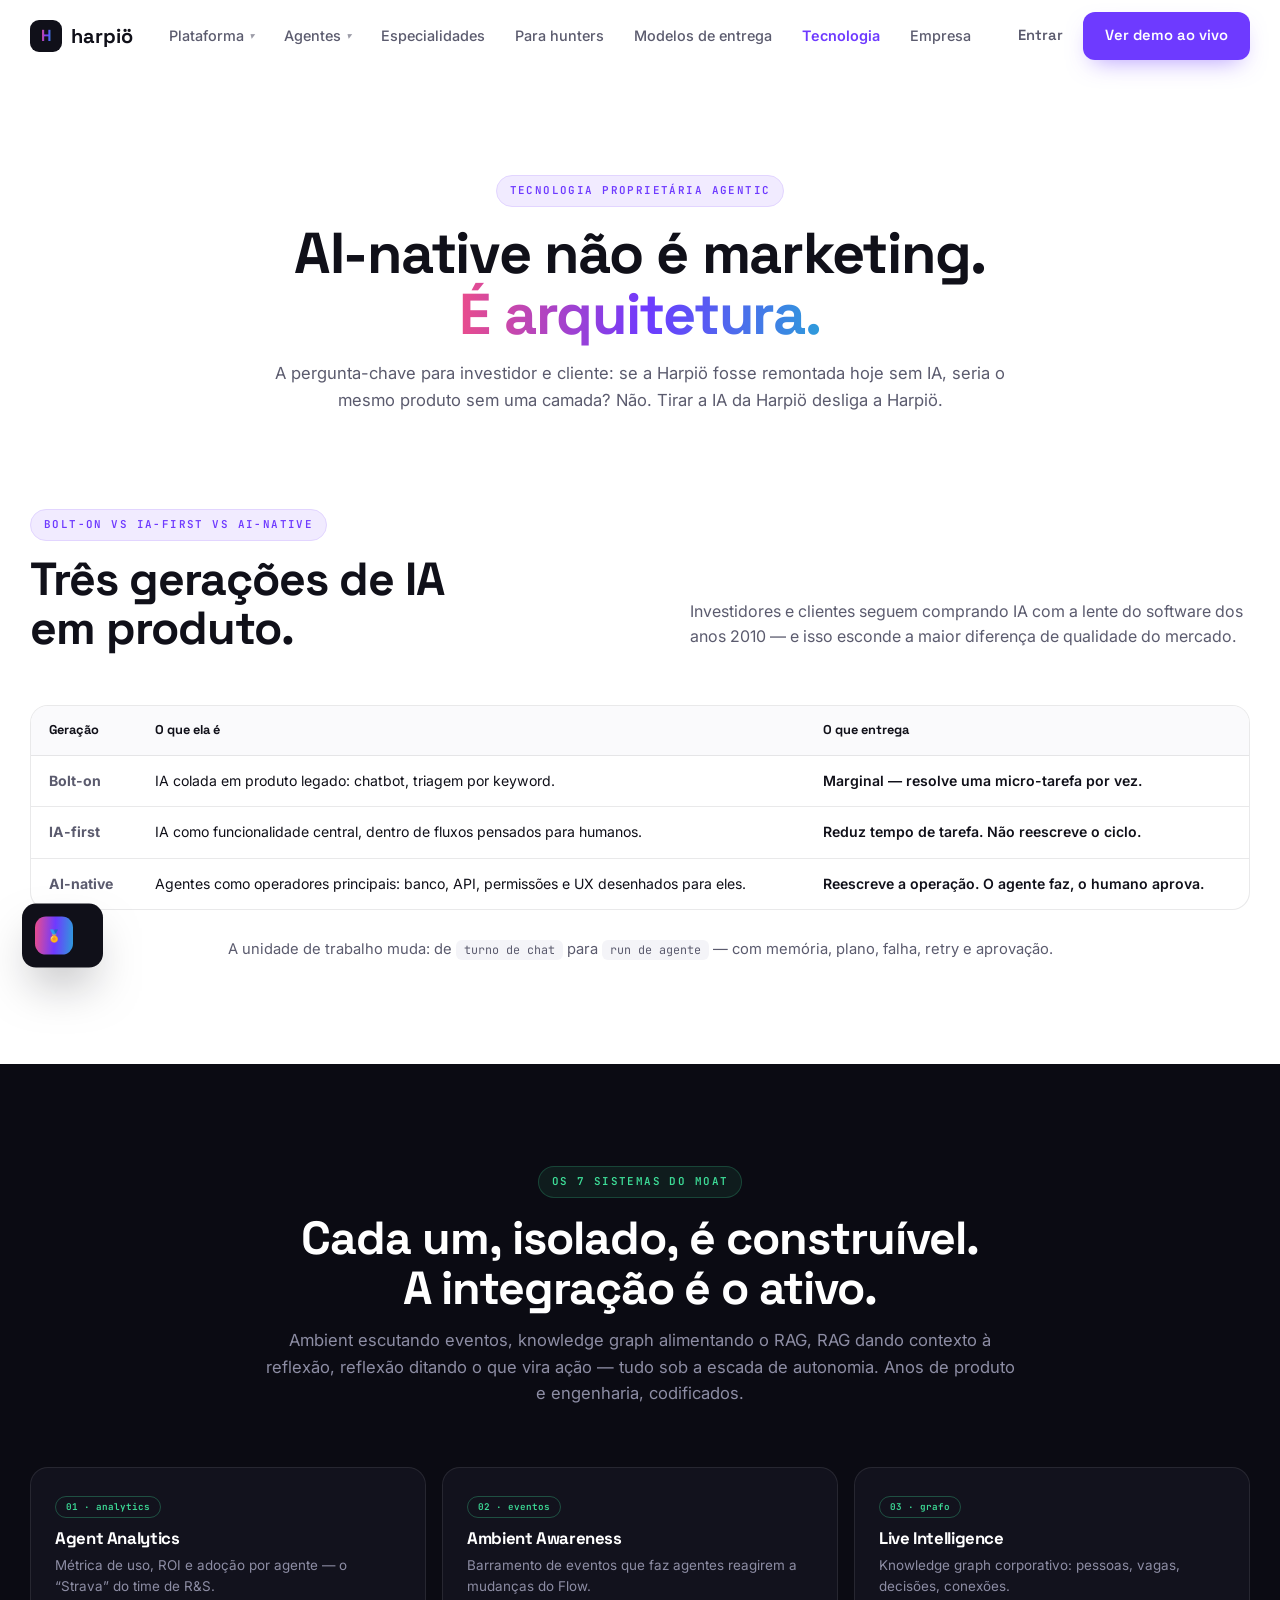
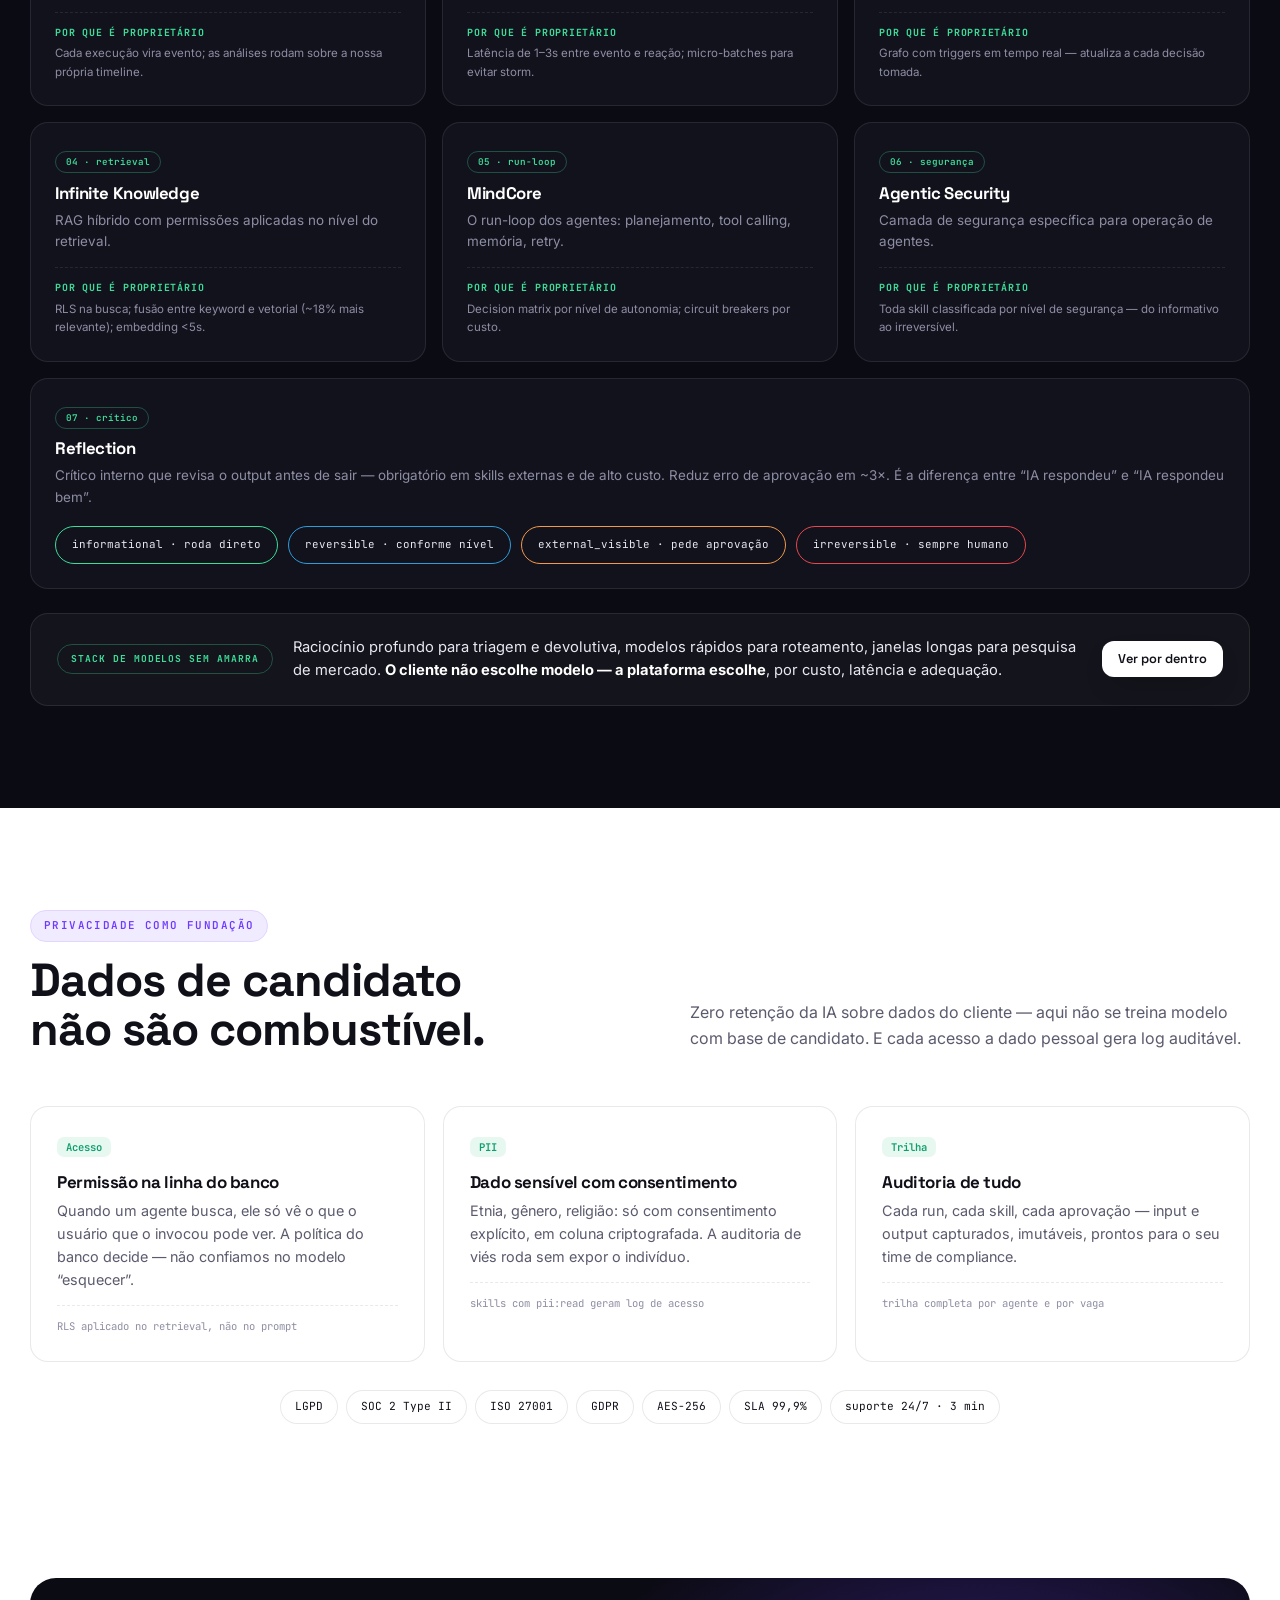
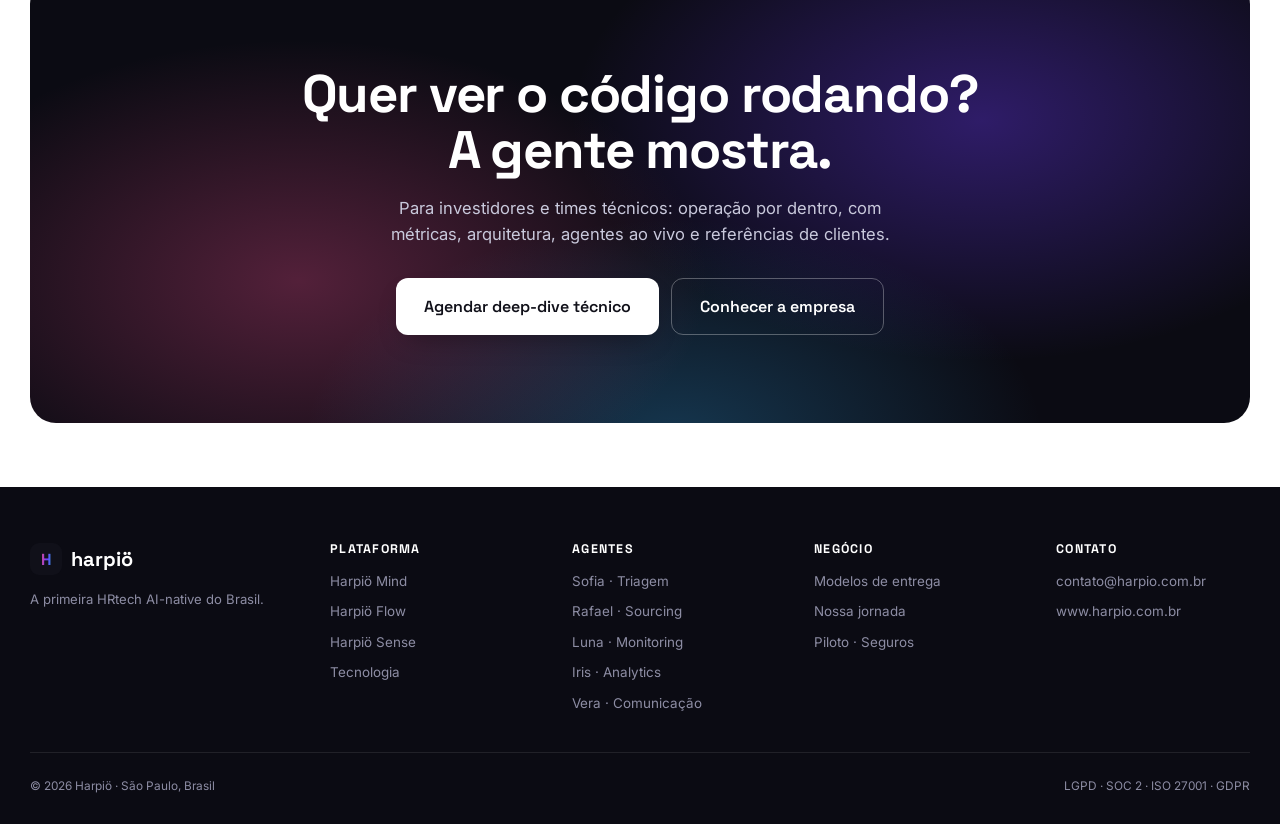
<file: tecnologia.html>
<!DOCTYPE html>
<html lang="pt-BR">
<head>
  <meta charset="UTF-8" />
  <meta name="viewport" content="width=device-width, initial-scale=1.0" />
  <title>Tecnologia · Os 7 sistemas Agentic e segurança — Harpiö</title>
  <meta name="description" content="Agent Analytics, Ambient Awareness, Live Intelligence, Infinite Knowledge, MindCore, Agentic Security e Reflection: os sete sistemas proprietários que sustentam o moat da Harpiö." />
  <link rel="preconnect" href="https://fonts.googleapis.com" />
  <link rel="preconnect" href="https://fonts.gstatic.com" crossorigin />
  <link href="https://fonts.googleapis.com/css2?family=Space+Grotesk:wght@400;500;600;700&family=Inter:wght@400;500;600;700&family=JetBrains+Mono:wght@400;500;600&display=swap" rel="stylesheet" />
  <link rel="stylesheet" href="assets/css/styles.css" />
  <link rel="icon" href="data:image/svg+xml,<svg xmlns='http://www.w3.org/2000/svg' viewBox='0 0 64 64'><rect width='64' height='64' rx='15' fill='%23101019'/><text x='32' y='44' font-size='34' font-family='Arial' font-weight='bold' text-anchor='middle' fill='%236e3aff'>H</text></svg>" />
</head>
<body data-page="tecnologia" data-sprite="assets/img/personas.svg">

<div class="pbar" id="pbar" aria-hidden="true"></div>
<div class="toast" id="toast" role="status" aria-live="polite"><span class="toast__medal">🏅</span><div><b class="toast__title"></b><span class="toast__sub"></span></div></div>

<header class="header" id="header">
  <div class="container header__inner">
    <a href="index.html" class="logo" aria-label="Harpiö"><span class="logo__mark"></span><span>harpiö</span></a>
    <nav class="nav" id="nav" aria-label="Principal">
      <div class="menu">
        <button aria-haspopup="true">Plataforma <i class="caretico">▾</i></button>
        <div class="menu__panel">
          <a href="plataforma.html#mind"><span class="menu__dot" style="background:var(--violet)">◆</span><span><b>Harpiö Mind</b><span>5 super agentes · 500+ skills</span></span></a>
          <a href="plataforma.html#flow"><span class="menu__dot" style="background:var(--blue)">▦</span><span><b>Harpiö Flow</b><span>o ATS nativo de agentes</span></span></a>
          <a href="plataforma.html#sense"><span class="menu__dot" style="background:var(--amber)">✦</span><span><b>Harpiö Sense</b><span>capacitação AI-firsting</span></span></a>
        </div>
      </div>
      <div class="menu">
        <button aria-haspopup="true">Agentes <i class="caretico">▾</i></button>
        <div class="menu__panel">
          <a href="agentes/index.html"><span class="menu__dot" style="background:var(--ink)">★</span><span><b>Conhecer o time</b><span>o esquadrão completo</span></span></a>
          <a href="agentes/sofia.html"><span class="menu__face"><svg><use href="assets/img/personas.svg#ps-sofia"/></svg></span><span><b>Sofia</b><span>Triagem</span></span></a>
          <a href="agentes/rafael.html"><span class="menu__face"><svg><use href="assets/img/personas.svg#ps-rafael"/></svg></span><span><b>Rafael</b><span>Sourcing</span></span></a>
          <a href="agentes/luna.html"><span class="menu__face"><svg><use href="assets/img/personas.svg#ps-luna"/></svg></span><span><b>Luna</b><span>Monitoring</span></span></a>
          <a href="agentes/iris.html"><span class="menu__face"><svg><use href="assets/img/personas.svg#ps-iris"/></svg></span><span><b>Iris</b><span>Analytics</span></span></a>
          <a href="agentes/vera.html"><span class="menu__face"><svg><use href="assets/img/personas.svg#ps-vera"/></svg></span><span><b>Vera</b><span>Comunicação</span></span></a>
        </div>
      </div>
      <a href="especialidades.html">Especialidades</a>
      <a href="recrutadores.html">Para hunters</a>
      <a href="modelos.html">Modelos de entrega</a>
      <a href="tecnologia.html" class="is-here">Tecnologia</a>
      <a href="empresa.html">Empresa</a>
    </nav>
    <div class="header__cta">
      <a href="#" class="btn btn--ghost">Entrar</a>
      <a href="index.html#cta" class="btn btn--violet">Ver demo ao vivo</a>
    </div>
    <button class="burger" id="burger" aria-label="Abrir menu" aria-expanded="false"><span></span><span></span><span></span></button>
  </div>
</header>

<main>

<section class="section" style="padding-bottom:36px">
  <div class="container section__head reveal">
    <span class="eyebrow">Tecnologia proprietária Agentic</span>
    <h2 style="font-size:clamp(2.2rem,5vw,3.6rem)">AI-native não é marketing.<br/><span class="grad-text">É arquitetura.</span></h2>
    <p>A pergunta-chave para investidor e cliente: se a Harpiö fosse remontada hoje sem IA, seria o mesmo produto sem uma camada? Não. Tirar a IA da Harpiö desliga a Harpiö.</p>
  </div>
</section>

<section class="section" style="padding-top:0">
  <div class="container">
    <div class="rowhead reveal">
      <div><span class="eyebrow">Bolt-on vs IA-first vs AI-native</span><h2>Três gerações de IA<br/>em produto.</h2></div>
      <p>Investidores e clientes seguem comprando IA com a lente do software dos anos 2010 — e isso esconde a maior diferença de qualidade do mercado.</p>
    </div>
    <div style="overflow-x:auto" class="reveal d1">
      <table class="compare">
        <thead><tr><th>Geração</th><th>O que ela é</th><th>O que entrega</th></tr></thead>
        <tbody>
          <tr><td><b>Bolt-on</b></td><td>IA colada em produto legado: chatbot, triagem por keyword.</td><td>Marginal — resolve uma micro-tarefa por vez.</td></tr>
          <tr><td><b>IA-first</b></td><td>IA como funcionalidade central, dentro de fluxos pensados para humanos.</td><td>Reduz tempo de tarefa. Não reescreve o ciclo.</td></tr>
          <tr><td><b>AI-native</b></td><td>Agentes como operadores principais: banco, API, permissões e UX desenhados para eles.</td><td>Reescreve a operação. O agente faz, o humano aprova.</td></tr>
        </tbody>
      </table>
    </div>
    <p class="plans__note reveal">A unidade de trabalho muda: de <code class="mono" style="background:var(--surface);padding:2px 8px;border-radius:6px;font-size:.8em">turno de chat</code> para <code class="mono" style="background:var(--surface);padding:2px 8px;border-radius:6px;font-size:.8em">run de agente</code> — com memória, plano, falha, retry e aprovação.</p>
  </div>
</section>

<section class="section section--dark" id="sistemas">
  <div class="container">
    <div class="section__head reveal">
      <span class="eyebrow eyebrow--dark">Os 7 sistemas do moat</span>
      <h2>Cada um, isolado, é construível.<br/>A integração é o ativo.</h2>
      <p>Ambient escutando eventos, knowledge graph alimentando o RAG, RAG dando contexto à reflexão, reflexão ditando o que vira ação — tudo sob a escada de autonomia. Anos de produto e engenharia, codificados.</p>
    </div>
    <div class="syscards">
      <article class="sys reveal"><span class="sys__ico">01 · analytics</span><h3>Agent Analytics</h3><p>Métrica de uso, ROI e adoção por agente — o “Strava” do time de R&S.</p><div class="sys__why"><b>Por que é proprietário</b>Cada execução vira evento; as análises rodam sobre a nossa própria timeline.</div></article>
      <article class="sys reveal d1"><span class="sys__ico">02 · eventos</span><h3>Ambient Awareness</h3><p>Barramento de eventos que faz agentes reagirem a mudanças do Flow.</p><div class="sys__why"><b>Por que é proprietário</b>Latência de 1–3s entre evento e reação; micro-batches para evitar storm.</div></article>
      <article class="sys reveal d2"><span class="sys__ico">03 · grafo</span><h3>Live Intelligence</h3><p>Knowledge graph corporativo: pessoas, vagas, decisões, conexões.</p><div class="sys__why"><b>Por que é proprietário</b>Grafo com triggers em tempo real — atualiza a cada decisão tomada.</div></article>
      <article class="sys reveal"><span class="sys__ico">04 · retrieval</span><h3>Infinite Knowledge</h3><p>RAG híbrido com permissões aplicadas no nível do retrieval.</p><div class="sys__why"><b>Por que é proprietário</b>RLS na busca; fusão entre keyword e vetorial (~18% mais relevante); embedding &lt;5s.</div></article>
      <article class="sys reveal d1"><span class="sys__ico">05 · run-loop</span><h3>MindCore</h3><p>O run-loop dos agentes: planejamento, tool calling, memória, retry.</p><div class="sys__why"><b>Por que é proprietário</b>Decision matrix por nível de autonomia; circuit breakers por custo.</div></article>
      <article class="sys reveal d2"><span class="sys__ico">06 · segurança</span><h3>Agentic Security</h3><p>Camada de segurança específica para operação de agentes.</p><div class="sys__why"><b>Por que é proprietário</b>Toda skill classificada por nível de segurança — do informativo ao irreversível.</div></article>
      <article class="sys reveal" style="grid-column:1/-1"><span class="sys__ico">07 · crítico</span><h3>Reflection</h3><p>Crítico interno que revisa o output antes de sair — obrigatório em skills externas e de alto custo. Reduz erro de aprovação em ~3×. É a diferença entre “IA respondeu” e “IA respondeu bem”.</p>
        <div class="safelevels" style="justify-content:flex-start;margin-top:18px">
          <span class="s1">informational · roda direto</span><span class="s2">reversible · conforme nível</span><span class="s3">external_visible · pede aprovação</span><span class="s4">irreversible · sempre humano</span>
        </div>
      </article>
    </div>
    <div class="pilot reveal" style="margin-top:24px">
      <span class="pilot__badge">Stack de modelos sem amarra</span>
      <p>Raciocínio profundo para triagem e devolutiva, modelos rápidos para roteamento, janelas longas para pesquisa de mercado. <b>O cliente não escolhe modelo — a plataforma escolhe</b>, por custo, latência e adequação.</p>
      <a href="index.html#cta" class="btn btn--white btn--sm">Ver por dentro</a>
    </div>
  </div>
</section>

<section class="section" id="seguranca">
  <div class="container">
    <div class="rowhead reveal">
      <div><span class="eyebrow">Privacidade como fundação</span><h2>Dados de candidato<br/>não são combustível.</h2></div>
      <p>Zero retenção da IA sobre dados do cliente — aqui não se treina modelo com base de candidato. E cada acesso a dado pessoal gera log auditável.</p>
    </div>
    <div class="grid-3">
      <article class="pain reveal"><span class="pain__num" style="color:var(--green);background:#e7f8f1">Acesso</span><h3>Permissão na linha do banco</h3><p>Quando um agente busca, ele só vê o que o usuário que o invocou pode ver. A política do banco decide — não confiamos no modelo “esquecer”.</p><span class="pain__stat">RLS aplicado no retrieval, não no prompt</span></article>
      <article class="pain reveal d1"><span class="pain__num" style="color:var(--green);background:#e7f8f1">PII</span><h3>Dado sensível com consentimento</h3><p>Etnia, gênero, religião: só com consentimento explícito, em coluna criptografada. A auditoria de viés roda sem expor o indivíduo.</p><span class="pain__stat">skills com pii:read geram log de acesso</span></article>
      <article class="pain reveal d2"><span class="pain__num" style="color:var(--green);background:#e7f8f1">Trilha</span><h3>Auditoria de tudo</h3><p>Cada run, cada skill, cada aprovação — input e output capturados, imutáveis, prontos para o seu time de compliance.</p><span class="pain__stat">trilha completa por agente e por vaga</span></article>
    </div>
    <div class="skillsrow reveal" style="margin-top:28px">
      <code>LGPD</code><code>SOC 2 Type II</code><code>ISO 27001</code><code>GDPR</code><code>AES-256</code><code>SLA 99,9%</code><code>suporte 24/7 · 3 min</code>
    </div>
  </div>
</section>

<section class="ctafinal">
  <div class="container">
    <div class="ctafinal__box reveal">
      <h2>Quer ver o código rodando?<br/>A gente mostra.</h2>
      <p>Para investidores e times técnicos: operação por dentro, com métricas, arquitetura, agentes ao vivo e referências de clientes.</p>
      <div class="ctafinal__actions">
        <a href="mailto:contato@harpio.com.br" class="btn btn--white btn--lg">Agendar deep-dive técnico</a>
        <a href="empresa.html" class="btn btn--line btn--lg" style="border-color:rgba(255,255,255,.3);color:#fff;background:transparent">Conhecer a empresa</a>
      </div>
    </div>
  </div>
</section>
</main>

<footer class="footer">
  <div class="container footer__grid">
    <div class="footer__brand"><a href="index.html" class="logo"><span class="logo__mark"></span><span>harpiö</span></a><p>A primeira HRtech AI-native do Brasil.</p></div>
    <nav class="footer__col" aria-label="Plataforma"><h4>Plataforma</h4><a href="plataforma.html#mind">Harpiö Mind</a><a href="plataforma.html#flow">Harpiö Flow</a><a href="plataforma.html#sense">Harpiö Sense</a><a href="tecnologia.html">Tecnologia</a></nav>
    <nav class="footer__col" aria-label="Agentes"><h4>Agentes</h4><a href="agentes/sofia.html">Sofia · Triagem</a><a href="agentes/rafael.html">Rafael · Sourcing</a><a href="agentes/luna.html">Luna · Monitoring</a><a href="agentes/iris.html">Iris · Analytics</a><a href="agentes/vera.html">Vera · Comunicação</a></nav>
    <nav class="footer__col" aria-label="Negócio"><h4>Negócio</h4><a href="modelos.html">Modelos de entrega</a><a href="empresa.html#jornada">Nossa jornada</a><a href="empresa.html#piloto">Piloto · Seguros</a></nav>
    <nav class="footer__col" aria-label="Contato"><h4>Contato</h4><a href="mailto:contato@harpio.com.br">contato@harpio.com.br</a><a href="#">www.harpio.com.br</a></nav>
  </div>
  <div class="container footer__base"><span>© 2026 Harpiö · São Paulo, Brasil</span><span>LGPD · SOC 2 · ISO 27001 · GDPR</span></div>
</footer>

<script src="assets/js/main.js"></script>
</body>
</html>
</file>
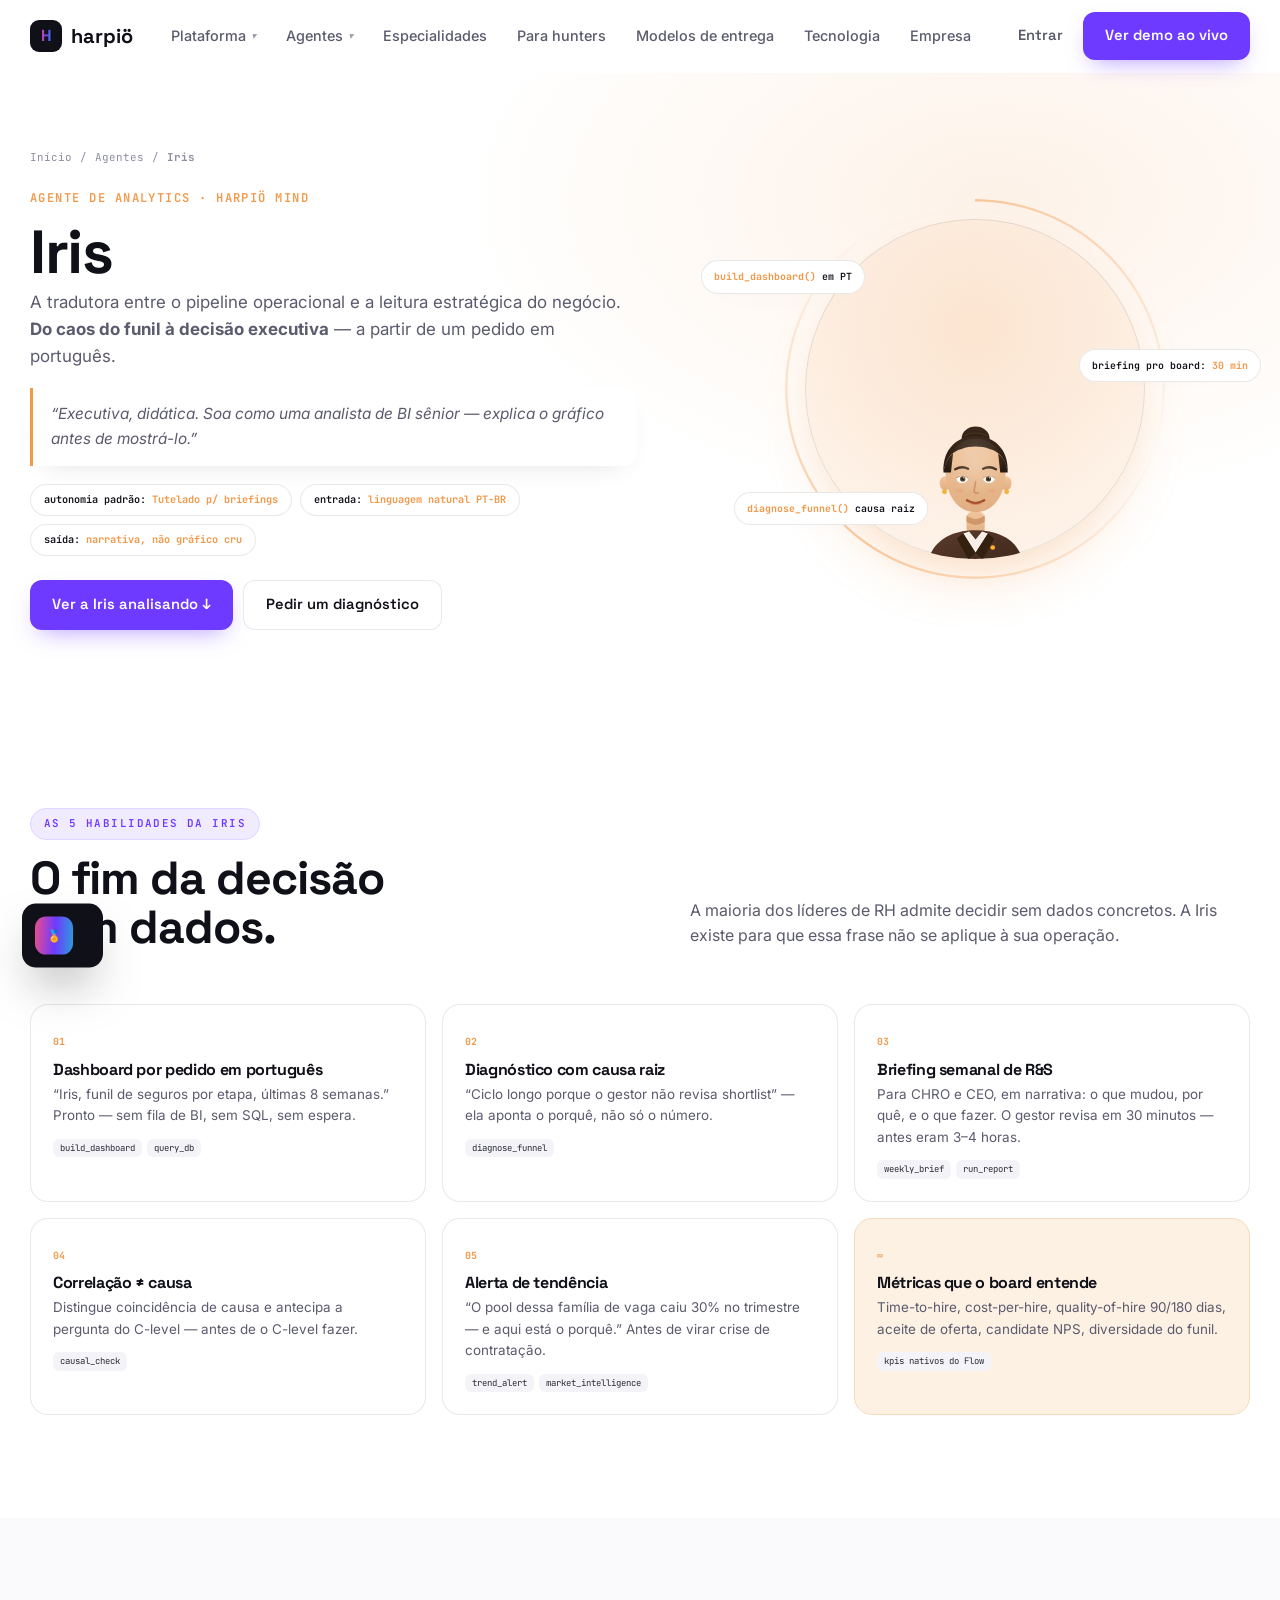
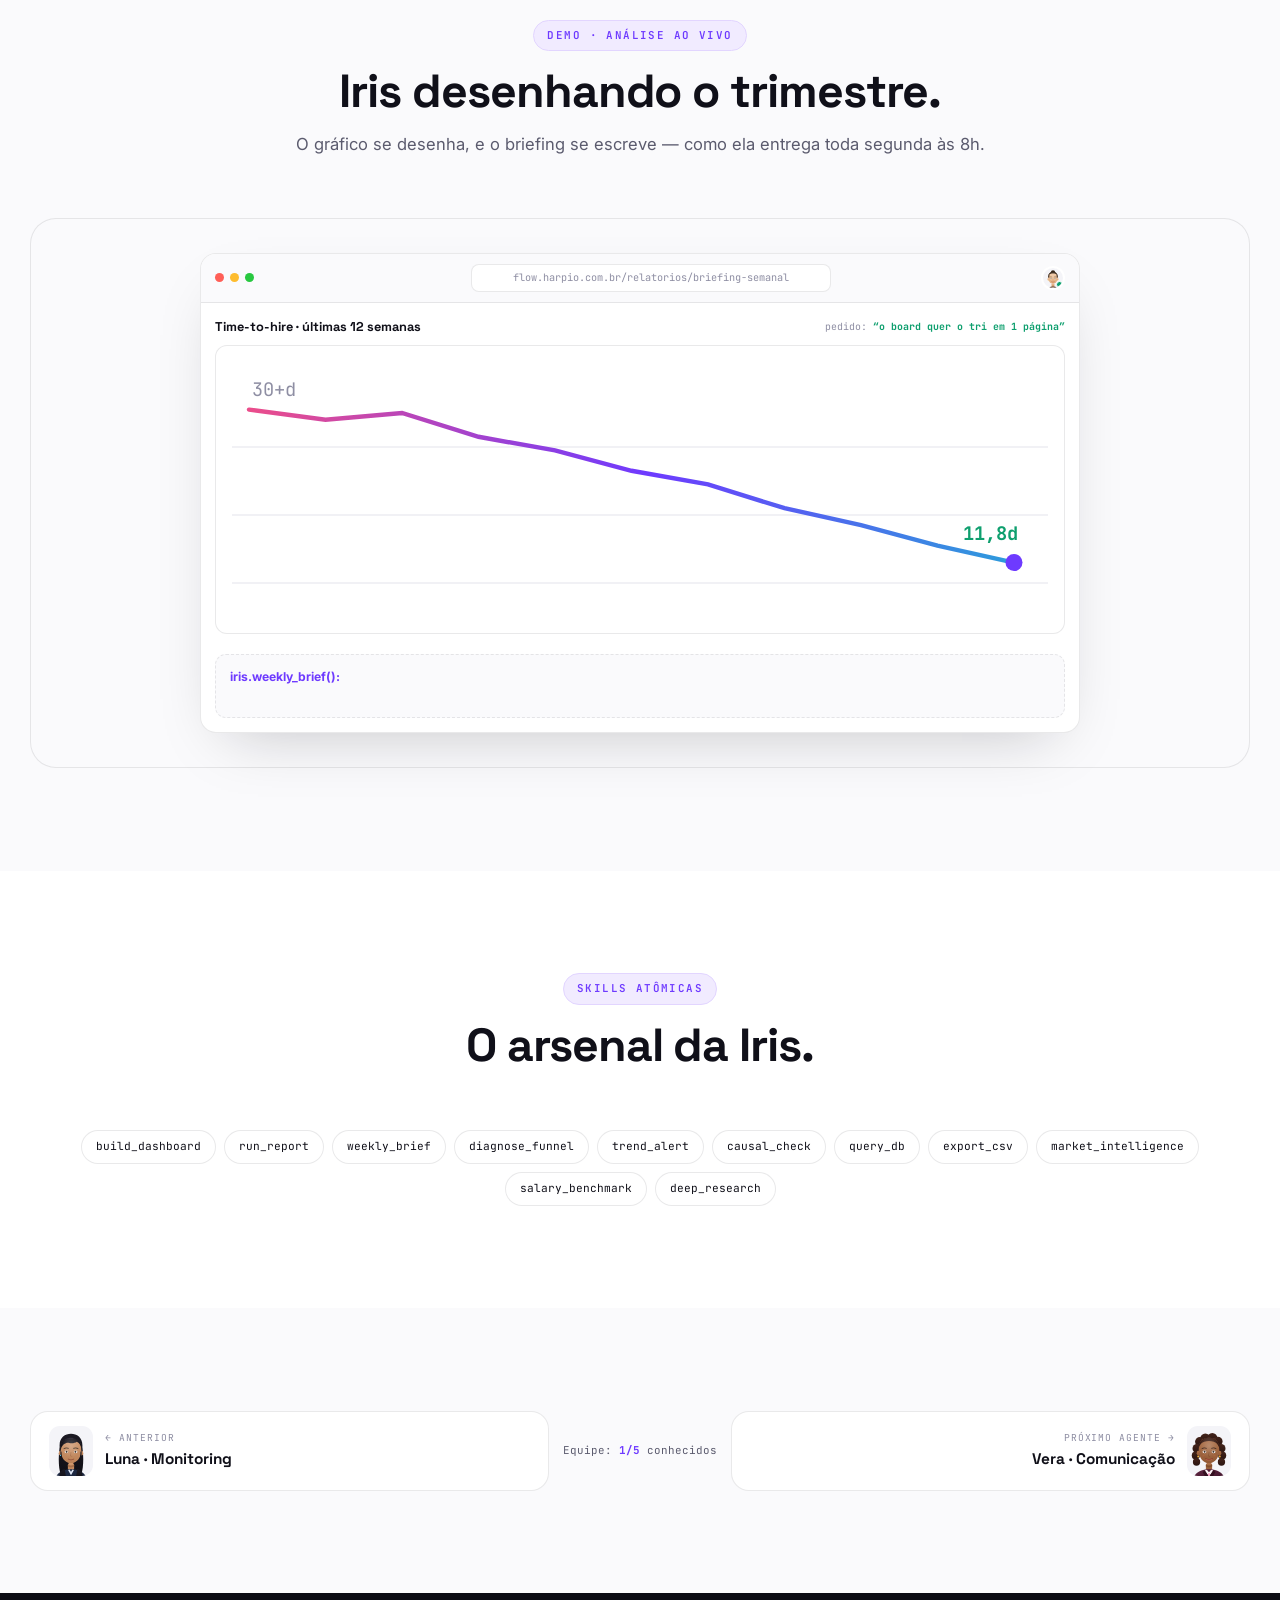
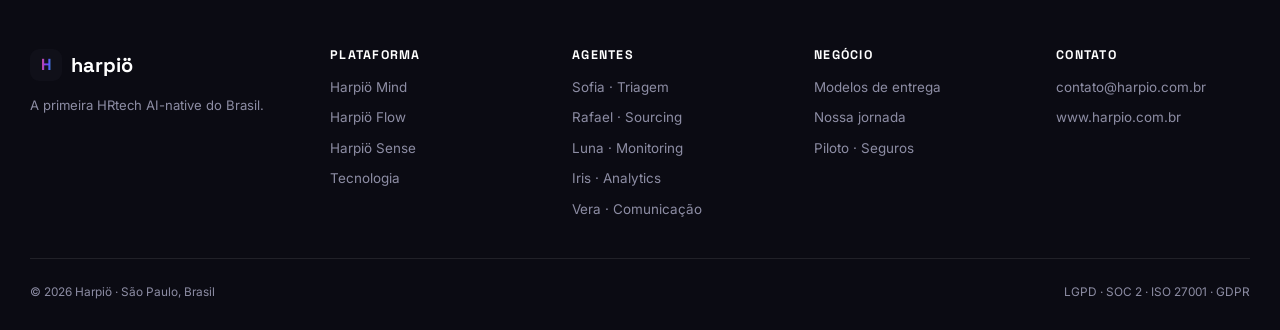
<file: agentes/iris.html>
<!DOCTYPE html>
<html lang="pt-BR">
<head>
  <meta charset="UTF-8" />
  <meta name="viewport" content="width=device-width, initial-scale=1.0" />
  <title>Iris · Agente de Analytics — Harpiö Mind</title>
  <meta name="description" content="Iris transforma o caos do funil em decisão executiva: dashboards por pedido em português e briefing semanal para o board. Conheça a agente de analytics da Harpiö." />
  <link rel="preconnect" href="https://fonts.googleapis.com" />
  <link rel="preconnect" href="https://fonts.gstatic.com" crossorigin />
  <link href="https://fonts.googleapis.com/css2?family=Space+Grotesk:wght@400;500;600;700&family=Inter:wght@400;500;600;700&family=JetBrains+Mono:wght@400;500;600&display=swap" rel="stylesheet" />
  <link rel="stylesheet" href="../assets/css/styles.css" />
  <link rel="icon" href="data:image/svg+xml,<svg xmlns='http://www.w3.org/2000/svg' viewBox='0 0 64 64'><rect width='64' height='64' rx='15' fill='%23101019'/><text x='32' y='44' font-size='34' font-family='Arial' font-weight='bold' text-anchor='middle' fill='%236e3aff'>H</text></svg>" />
</head>
<body data-page="agent" data-agent="iris" data-sprite="../assets/img/personas.svg" style="--ac: var(--c-iris)">

<svg width="0" height="0" style="position:absolute" aria-hidden="true"><defs>
  <linearGradient id="gradline" x1="0" y1="0" x2="1" y2="0"><stop offset="0" stop-color="#eb4d8b"/><stop offset=".52" stop-color="#6e3aff"/><stop offset="1" stop-color="#2d9cdb"/></linearGradient>
</defs></svg>

<div class="pbar" id="pbar" aria-hidden="true"></div>
<div class="toast" id="toast" role="status" aria-live="polite"><span class="toast__medal">🏅</span><div><b class="toast__title"></b><span class="toast__sub"></span></div></div>

<header class="header" id="header">
  <div class="container header__inner">
    <a href="../index.html" class="logo" aria-label="Harpiö"><span class="logo__mark"></span><span>harpiö</span></a>
    <nav class="nav" id="nav" aria-label="Principal">
      <div class="menu">
        <button aria-haspopup="true">Plataforma <i class="caretico">▾</i></button>
        <div class="menu__panel">
          <a href="../plataforma.html#mind"><span class="menu__dot" style="background:var(--violet)">◆</span><span><b>Harpiö Mind</b><span>5 super agentes · 500+ skills</span></span></a>
          <a href="../plataforma.html#flow"><span class="menu__dot" style="background:var(--blue)">▦</span><span><b>Harpiö Flow</b><span>o ATS nativo de agentes</span></span></a>
          <a href="../plataforma.html#sense"><span class="menu__dot" style="background:var(--amber)">✦</span><span><b>Harpiö Sense</b><span>capacitação AI-firsting</span></span></a>
        </div>
      </div>
      <div class="menu">
        <button aria-haspopup="true">Agentes <i class="caretico">▾</i></button>
        <div class="menu__panel">
          <a href="index.html"><span class="menu__dot" style="background:var(--ink)">★</span><span><b>Conhecer o time</b><span>o esquadrão completo</span></span></a>
          <a href="sofia.html"><span class="menu__face"><svg><use href="../assets/img/personas.svg#ps-sofia"/></svg></span><span><b>Sofia</b><span>Triagem</span></span></a>
          <a href="rafael.html"><span class="menu__face"><svg><use href="../assets/img/personas.svg#ps-rafael"/></svg></span><span><b>Rafael</b><span>Sourcing</span></span></a>
          <a href="luna.html"><span class="menu__face"><svg><use href="../assets/img/personas.svg#ps-luna"/></svg></span><span><b>Luna</b><span>Monitoring</span></span></a>
          <a href="iris.html"><span class="menu__face"><svg><use href="../assets/img/personas.svg#ps-iris"/></svg></span><span><b>Iris</b><span>Analytics</span></span></a>
          <a href="vera.html"><span class="menu__face"><svg><use href="../assets/img/personas.svg#ps-vera"/></svg></span><span><b>Vera</b><span>Comunicação</span></span></a>
        </div>
      </div>
      <a href="../especialidades.html">Especialidades</a>
      <a href="../recrutadores.html">Para hunters</a>
      <a href="../modelos.html">Modelos de entrega</a>
      <a href="../tecnologia.html">Tecnologia</a>
      <a href="../empresa.html">Empresa</a>
    </nav>
    <div class="header__cta">
      <a href="#" class="btn btn--ghost">Entrar</a>
      <a href="../index.html#cta" class="btn btn--violet">Ver demo ao vivo</a>
    </div>
    <button class="burger" id="burger" aria-label="Abrir menu" aria-expanded="false"><span></span><span></span><span></span></button>
  </div>
</header>

<main>

<section class="ahero">
  <div class="container ahero__grid">
    <div>
      <nav class="ahero__crumb reveal"><a href="../index.html">Início</a> / <a href="index.html">Agentes</a> / <b>Iris</b></nav>
      <span class="ahero__role reveal">Agente de Analytics · Harpiö Mind</span>
      <h1 class="reveal d1">Iris</h1>
      <p class="lead reveal d1">A tradutora entre o pipeline operacional e a leitura estratégica do negócio. <strong>Do caos do funil à decisão executiva</strong> — a partir de um pedido em português.</p>
      <blockquote class="ahero__voice reveal d2">“Executiva, didática. Soa como uma analista de BI sênior — explica o gráfico antes de mostrá-lo.”</blockquote>
      <div class="ahero__meta reveal d3">
        <span>autonomia padrão: <b>Tutelado p/ briefings</b></span>
        <span>entrada: <b>linguagem natural PT-BR</b></span>
        <span>saída: <b>narrativa, não gráfico cru</b></span>
      </div>
      <div class="ahero__actions reveal d3">
        <a href="#demo-iris" class="btn btn--violet">Ver a Iris analisando ↓</a>
        <a href="../index.html#cta" class="btn btn--line">Pedir um diagnóstico</a>
      </div>
    </div>
    <div class="ahero__figure reveal d2">
      <i class="ahero__ring" aria-hidden="true"></i>
      <div class="ahero__disc"><svg><use href="../assets/img/personas.svg#ps-iris"/></svg></div>
      <span class="afloat af-1"><b>build_dashboard()</b> em PT</span>
      <span class="afloat af-2">briefing pro board: <b>30 min</b></span>
      <span class="afloat af-3"><b>diagnose_funnel()</b> causa raiz</span>
    </div>
  </div>
</section>

<section class="section">
  <div class="container">
    <div class="rowhead reveal">
      <div><span class="eyebrow">As 5 habilidades da Iris</span><h2>O fim da decisão<br/>sem dados.</h2></div>
      <p>A maioria dos líderes de RH admite decidir sem dados concretos. A Iris existe para que essa frase não se aplique à sua operação.</p>
    </div>
    <div class="habil" style="grid-template-columns:repeat(3,1fr)">
      <article class="hab reveal"><span class="hab__n">01</span><h3>Dashboard por pedido em português</h3><p>“Iris, funil de seguros por etapa, últimas 8 semanas.” Pronto — sem fila de BI, sem SQL, sem espera.</p><div class="hab__skills"><code>build_dashboard</code><code>query_db</code></div></article>
      <article class="hab reveal d1"><span class="hab__n">02</span><h3>Diagnóstico com causa raiz</h3><p>“Ciclo longo porque o gestor não revisa shortlist” — ela aponta o porquê, não só o número.</p><div class="hab__skills"><code>diagnose_funnel</code></div></article>
      <article class="hab reveal d2"><span class="hab__n">03</span><h3>Briefing semanal de R&S</h3><p>Para CHRO e CEO, em narrativa: o que mudou, por quê, e o que fazer. O gestor revisa em 30 minutos — antes eram 3–4 horas.</p><div class="hab__skills"><code>weekly_brief</code><code>run_report</code></div></article>
      <article class="hab reveal"><span class="hab__n">04</span><h3>Correlação ≠ causa</h3><p>Distingue coincidência de causa e antecipa a pergunta do C-level — antes de o C-level fazer.</p><div class="hab__skills"><code>causal_check</code></div></article>
      <article class="hab reveal d1"><span class="hab__n">05</span><h3>Alerta de tendência</h3><p>“O pool dessa família de vaga caiu 30% no trimestre — e aqui está o porquê.” Antes de virar crise de contratação.</p><div class="hab__skills"><code>trend_alert</code><code>market_intelligence</code></div></article>
      <article class="hab reveal d2" style="background:#fdf1e4;border-color:#f5dcbd"><span class="hab__n">∞</span><h3>Métricas que o board entende</h3><p>Time-to-hire, cost-per-hire, quality-of-hire 90/180 dias, aceite de oferta, candidate NPS, diversidade do funil.</p><div class="hab__skills"><code>kpis nativos do Flow</code></div></article>
    </div>
  </div>
</section>

<section class="section section--alt" id="demo-iris">
  <div class="container">
    <div class="section__head reveal"><span class="eyebrow">Demo · análise ao vivo</span><h2>Iris desenhando o trimestre.</h2><p>O gráfico se desenha, e o briefing se escreve — como ela entrega toda segunda às 8h.</p></div>
    <div class="demo reveal d1">
      <div class="window demo__window">
        <div class="window__bar"><span class="wdots"><i></i><i></i><i></i></span><span class="window__url">flow.harpio.com.br/relatorios/briefing-semanal</span><span class="window__presence"><span class="presence"><svg><use href="../assets/img/personas.svg#ps-iris"/></svg><i></i></span></span></div>
        <div class="screen">
          <div class="screen__head"><h5>Time-to-hire · últimas 12 semanas</h5><span class="screen__prog">pedido: <b>“o board quer o tri em 1 página”</b></span></div>
          <div class="chart">
            <svg viewBox="0 0 480 150">
              <line x1="0" y1="130" x2="480" y2="130" stroke="#ececf2" stroke-width="1"/>
              <line x1="0" y1="90" x2="480" y2="90" stroke="#ececf2" stroke-width="1"/>
              <line x1="0" y1="50" x2="480" y2="50" stroke="#ececf2" stroke-width="1"/>
              <polyline class="chart__line" points="10,28 55,34 100,30 145,44 190,52 235,64 280,72 325,86 370,96 415,108 460,118"/>
              <circle class="chart__dot" cx="460" cy="118" r="5"/>
              <text x="430" y="105" font-size="11" font-family="JetBrains Mono" fill="#0e9f6e" font-weight="700">11,8d</text>
              <text x="12" y="20" font-size="11" font-family="JetBrains Mono" fill="#8e8ea3">30+d</text>
            </svg>
          </div>
          <div class="brief"><b>iris.weekly_brief():</b> <span id="iris-brief"></span></div>
        </div>
      </div>
    </div>
  </div>
</section>

<section class="section">
  <div class="container">
    <div class="section__head reveal"><span class="eyebrow">Skills atômicas</span><h2>O arsenal da Iris.</h2></div>
    <div class="skillsrow reveal d1">
      <code>build_dashboard</code><code>run_report</code><code>weekly_brief</code><code>diagnose_funnel</code><code>trend_alert</code><code>causal_check</code><code>query_db</code><code>export_csv</code><code>market_intelligence</code><code>salary_benchmark</code><code>deep_research</code>
    </div>
  </div>
</section>

<section class="section section--alt">
  <div class="container agentnav">
    <a class="agentnav__link" href="luna.html"><span class="agentnav__face"><svg><use href="../assets/img/personas.svg#ps-luna"/></svg></span><div><span>← anterior</span><b>Luna · Monitoring</b></div></a>
    <div class="agentnav__count">Equipe: <b><span data-teamcount>1</span>/5</b> conhecidos</div>
    <a class="agentnav__link agentnav__link--next" href="vera.html"><div><span>próximo agente →</span><b>Vera · Comunicação</b></div><span class="agentnav__face"><svg><use href="../assets/img/personas.svg#ps-vera"/></svg></span></a>
  </div>
</section>
</main>

<footer class="footer">
  <div class="container footer__grid">
    <div class="footer__brand"><a href="../index.html" class="logo"><span class="logo__mark"></span><span>harpiö</span></a><p>A primeira HRtech AI-native do Brasil.</p></div>
    <nav class="footer__col" aria-label="Plataforma"><h4>Plataforma</h4><a href="../plataforma.html#mind">Harpiö Mind</a><a href="../plataforma.html#flow">Harpiö Flow</a><a href="../plataforma.html#sense">Harpiö Sense</a><a href="../tecnologia.html">Tecnologia</a></nav>
    <nav class="footer__col" aria-label="Agentes"><h4>Agentes</h4><a href="sofia.html">Sofia · Triagem</a><a href="rafael.html">Rafael · Sourcing</a><a href="luna.html">Luna · Monitoring</a><a href="iris.html">Iris · Analytics</a><a href="vera.html">Vera · Comunicação</a></nav>
    <nav class="footer__col" aria-label="Negócio"><h4>Negócio</h4><a href="../modelos.html">Modelos de entrega</a><a href="../empresa.html#jornada">Nossa jornada</a><a href="../empresa.html#piloto">Piloto · Seguros</a></nav>
    <nav class="footer__col" aria-label="Contato"><h4>Contato</h4><a href="mailto:contato@harpio.com.br">contato@harpio.com.br</a><a href="#">www.harpio.com.br</a></nav>
  </div>
  <div class="container footer__base"><span>© 2026 Harpiö · São Paulo, Brasil</span><span>LGPD · SOC 2 · ISO 27001 · GDPR</span></div>
</footer>

<script src="../assets/js/main.js"></script>
</body>
</html>
</file>
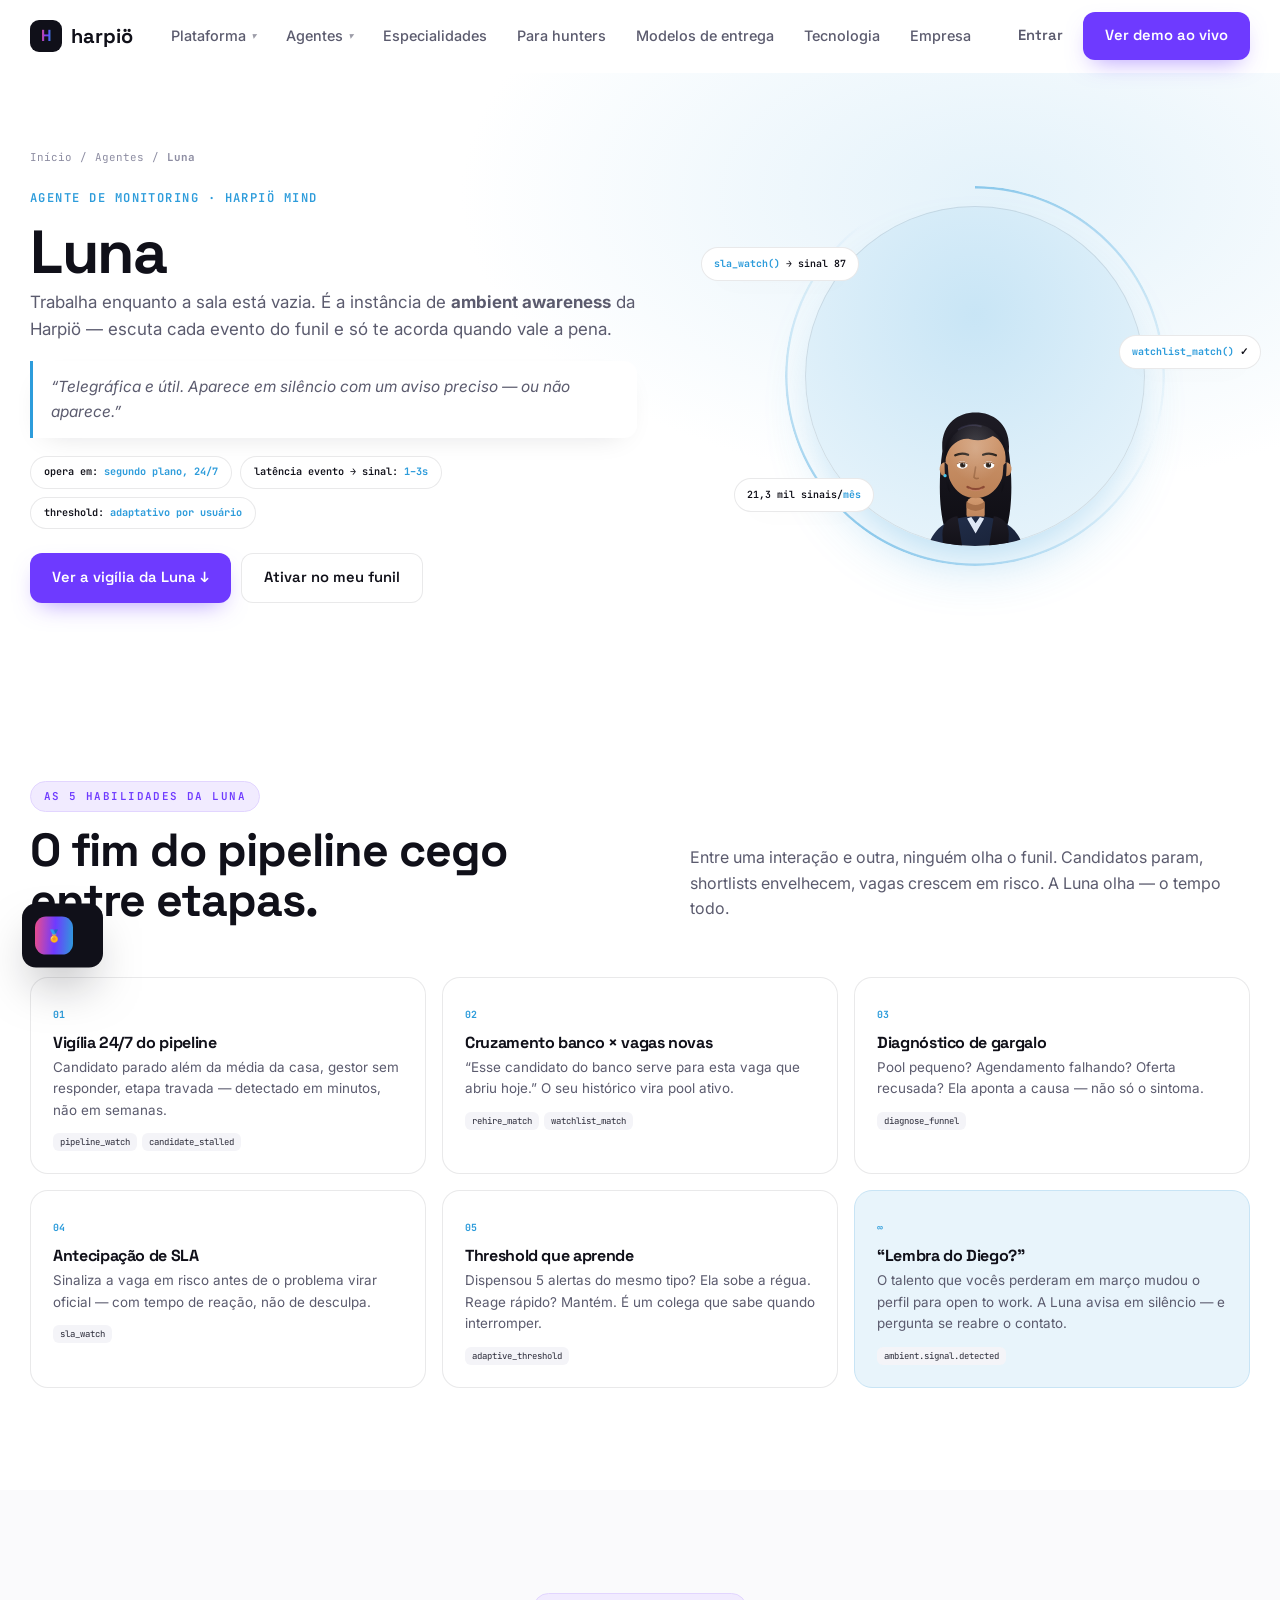
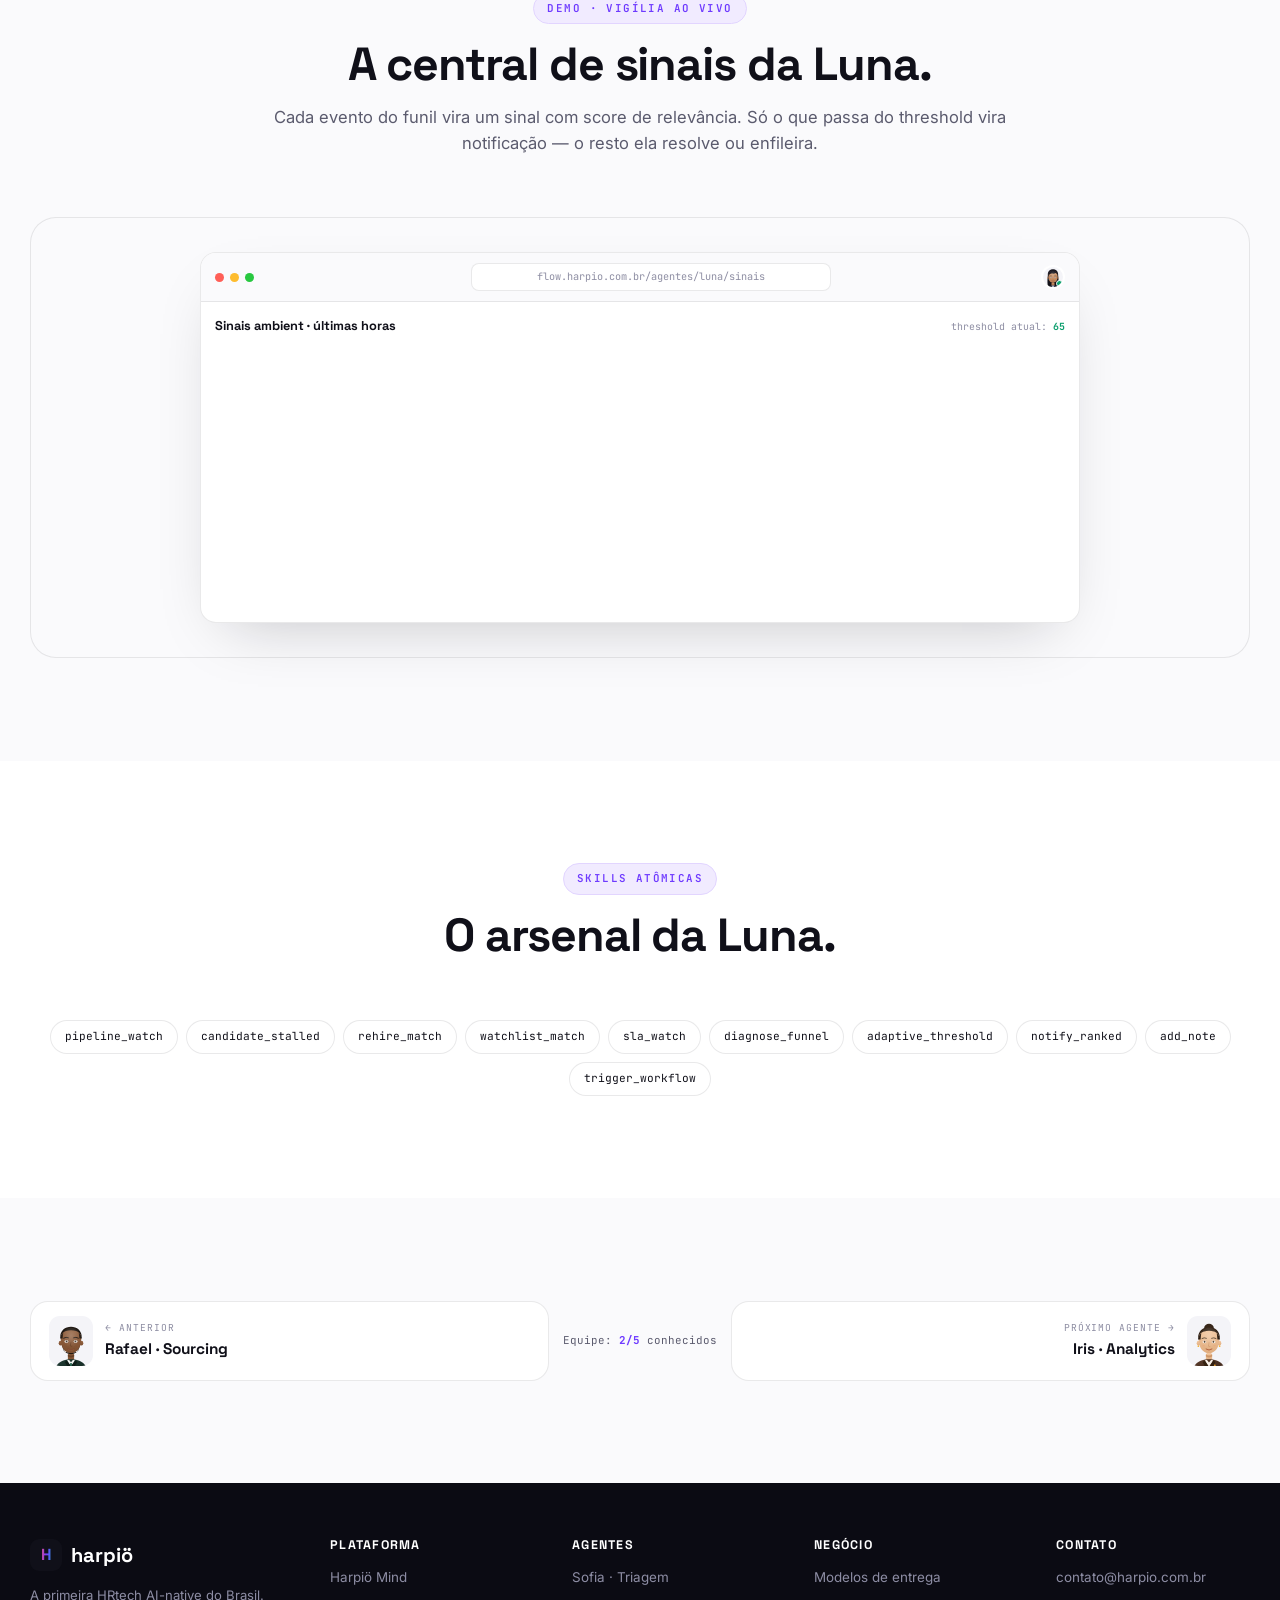
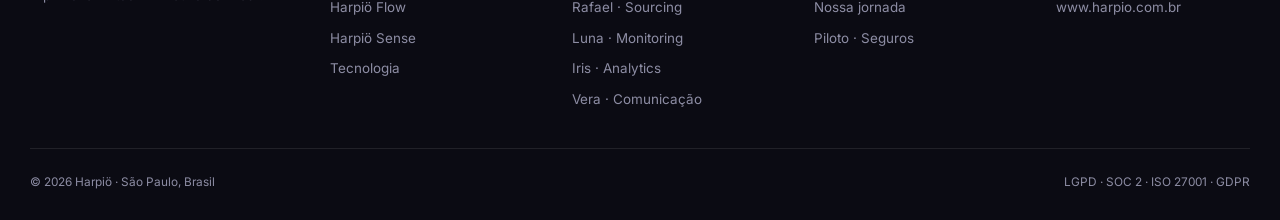
<file: agentes/luna.html>
<!DOCTYPE html>
<html lang="pt-BR">
<head>
  <meta charset="UTF-8" />
  <meta name="viewport" content="width=device-width, initial-scale=1.0" />
  <title>Luna · Agente de Monitoring — Harpiö Mind</title>
  <meta name="description" content="Luna vigia o pipeline 24/7: candidato parado, vaga em risco, talento que voltou ao mercado. Só interrompe quando vale a pena. Conheça a agente de monitoring da Harpiö." />
  <link rel="preconnect" href="https://fonts.googleapis.com" />
  <link rel="preconnect" href="https://fonts.gstatic.com" crossorigin />
  <link href="https://fonts.googleapis.com/css2?family=Space+Grotesk:wght@400;500;600;700&family=Inter:wght@400;500;600;700&family=JetBrains+Mono:wght@400;500;600&display=swap" rel="stylesheet" />
  <link rel="stylesheet" href="../assets/css/styles.css" />
  <link rel="icon" href="data:image/svg+xml,<svg xmlns='http://www.w3.org/2000/svg' viewBox='0 0 64 64'><rect width='64' height='64' rx='15' fill='%23101019'/><text x='32' y='44' font-size='34' font-family='Arial' font-weight='bold' text-anchor='middle' fill='%236e3aff'>H</text></svg>" />
</head>
<body data-page="agent" data-agent="luna" data-sprite="../assets/img/personas.svg" style="--ac: var(--c-luna)">

<div class="pbar" id="pbar" aria-hidden="true"></div>
<div class="toast" id="toast" role="status" aria-live="polite"><span class="toast__medal">🏅</span><div><b class="toast__title"></b><span class="toast__sub"></span></div></div>

<header class="header" id="header">
  <div class="container header__inner">
    <a href="../index.html" class="logo" aria-label="Harpiö"><span class="logo__mark"></span><span>harpiö</span></a>
    <nav class="nav" id="nav" aria-label="Principal">
      <div class="menu">
        <button aria-haspopup="true">Plataforma <i class="caretico">▾</i></button>
        <div class="menu__panel">
          <a href="../plataforma.html#mind"><span class="menu__dot" style="background:var(--violet)">◆</span><span><b>Harpiö Mind</b><span>5 super agentes · 500+ skills</span></span></a>
          <a href="../plataforma.html#flow"><span class="menu__dot" style="background:var(--blue)">▦</span><span><b>Harpiö Flow</b><span>o ATS nativo de agentes</span></span></a>
          <a href="../plataforma.html#sense"><span class="menu__dot" style="background:var(--amber)">✦</span><span><b>Harpiö Sense</b><span>capacitação AI-firsting</span></span></a>
        </div>
      </div>
      <div class="menu">
        <button aria-haspopup="true">Agentes <i class="caretico">▾</i></button>
        <div class="menu__panel">
          <a href="index.html"><span class="menu__dot" style="background:var(--ink)">★</span><span><b>Conhecer o time</b><span>o esquadrão completo</span></span></a>
          <a href="sofia.html"><span class="menu__face"><svg><use href="../assets/img/personas.svg#ps-sofia"/></svg></span><span><b>Sofia</b><span>Triagem</span></span></a>
          <a href="rafael.html"><span class="menu__face"><svg><use href="../assets/img/personas.svg#ps-rafael"/></svg></span><span><b>Rafael</b><span>Sourcing</span></span></a>
          <a href="luna.html"><span class="menu__face"><svg><use href="../assets/img/personas.svg#ps-luna"/></svg></span><span><b>Luna</b><span>Monitoring</span></span></a>
          <a href="iris.html"><span class="menu__face"><svg><use href="../assets/img/personas.svg#ps-iris"/></svg></span><span><b>Iris</b><span>Analytics</span></span></a>
          <a href="vera.html"><span class="menu__face"><svg><use href="../assets/img/personas.svg#ps-vera"/></svg></span><span><b>Vera</b><span>Comunicação</span></span></a>
        </div>
      </div>
      <a href="../especialidades.html">Especialidades</a>
      <a href="../recrutadores.html">Para hunters</a>
      <a href="../modelos.html">Modelos de entrega</a>
      <a href="../tecnologia.html">Tecnologia</a>
      <a href="../empresa.html">Empresa</a>
    </nav>
    <div class="header__cta">
      <a href="#" class="btn btn--ghost">Entrar</a>
      <a href="../index.html#cta" class="btn btn--violet">Ver demo ao vivo</a>
    </div>
    <button class="burger" id="burger" aria-label="Abrir menu" aria-expanded="false"><span></span><span></span><span></span></button>
  </div>
</header>

<main>

<section class="ahero">
  <div class="container ahero__grid">
    <div>
      <nav class="ahero__crumb reveal"><a href="../index.html">Início</a> / <a href="index.html">Agentes</a> / <b>Luna</b></nav>
      <span class="ahero__role reveal">Agente de Monitoring · Harpiö Mind</span>
      <h1 class="reveal d1">Luna</h1>
      <p class="lead reveal d1">Trabalha enquanto a sala está vazia. É a instância de <strong>ambient awareness</strong> da Harpiö — escuta cada evento do funil e só te acorda quando vale a pena.</p>
      <blockquote class="ahero__voice reveal d2">“Telegráfica e útil. Aparece em silêncio com um aviso preciso — ou não aparece.”</blockquote>
      <div class="ahero__meta reveal d3">
        <span>opera em: <b>segundo plano, 24/7</b></span>
        <span>latência evento → sinal: <b>1–3s</b></span>
        <span>threshold: <b>adaptativo por usuário</b></span>
      </div>
      <div class="ahero__actions reveal d3">
        <a href="#demo-luna" class="btn btn--violet">Ver a vigília da Luna ↓</a>
        <a href="../index.html#cta" class="btn btn--line">Ativar no meu funil</a>
      </div>
    </div>
    <div class="ahero__figure reveal d2">
      <i class="ahero__ring" aria-hidden="true"></i>
      <div class="ahero__disc"><svg><use href="../assets/img/personas.svg#ps-luna"/></svg></div>
      <span class="afloat af-1"><b>sla_watch()</b> → sinal 87</span>
      <span class="afloat af-2"><b>watchlist_match()</b> ✓</span>
      <span class="afloat af-3">21,3 mil sinais/<b>mês</b></span>
    </div>
  </div>
</section>

<section class="section">
  <div class="container">
    <div class="rowhead reveal">
      <div><span class="eyebrow">As 5 habilidades da Luna</span><h2>O fim do pipeline cego<br/>entre etapas.</h2></div>
      <p>Entre uma interação e outra, ninguém olha o funil. Candidatos param, shortlists envelhecem, vagas crescem em risco. A Luna olha — o tempo todo.</p>
    </div>
    <div class="habil" style="grid-template-columns:repeat(3,1fr)">
      <article class="hab reveal"><span class="hab__n">01</span><h3>Vigília 24/7 do pipeline</h3><p>Candidato parado além da média da casa, gestor sem responder, etapa travada — detectado em minutos, não em semanas.</p><div class="hab__skills"><code>pipeline_watch</code><code>candidate_stalled</code></div></article>
      <article class="hab reveal d1"><span class="hab__n">02</span><h3>Cruzamento banco × vagas novas</h3><p>“Esse candidato do banco serve para esta vaga que abriu hoje.” O seu histórico vira pool ativo.</p><div class="hab__skills"><code>rehire_match</code><code>watchlist_match</code></div></article>
      <article class="hab reveal d2"><span class="hab__n">03</span><h3>Diagnóstico de gargalo</h3><p>Pool pequeno? Agendamento falhando? Oferta recusada? Ela aponta a causa — não só o sintoma.</p><div class="hab__skills"><code>diagnose_funnel</code></div></article>
      <article class="hab reveal"><span class="hab__n">04</span><h3>Antecipação de SLA</h3><p>Sinaliza a vaga em risco antes de o problema virar oficial — com tempo de reação, não de desculpa.</p><div class="hab__skills"><code>sla_watch</code></div></article>
      <article class="hab reveal d1"><span class="hab__n">05</span><h3>Threshold que aprende</h3><p>Dispensou 5 alertas do mesmo tipo? Ela sobe a régua. Reage rápido? Mantém. É um colega que sabe quando interromper.</p><div class="hab__skills"><code>adaptive_threshold</code></div></article>
      <article class="hab reveal d2" style="background:#e8f4fb;border-color:#c8e4f5"><span class="hab__n">∞</span><h3>“Lembra do Diego?”</h3><p>O talento que vocês perderam em março mudou o perfil para open to work. A Luna avisa em silêncio — e pergunta se reabre o contato.</p><div class="hab__skills"><code>ambient.signal.detected</code></div></article>
    </div>
  </div>
</section>

<section class="section section--alt" id="demo-luna">
  <div class="container">
    <div class="section__head reveal"><span class="eyebrow">Demo · vigília ao vivo</span><h2>A central de sinais da Luna.</h2><p>Cada evento do funil vira um sinal com score de relevância. Só o que passa do threshold vira notificação — o resto ela resolve ou enfileira.</p></div>
    <div class="demo reveal d1">
      <div class="window demo__window">
        <div class="window__bar"><span class="wdots"><i></i><i></i><i></i></span><span class="window__url">flow.harpio.com.br/agentes/luna/sinais</span><span class="window__presence"><span class="presence"><svg><use href="../assets/img/personas.svg#ps-luna"/></svg><i></i></span></span></div>
        <div class="screen">
          <div class="screen__head"><h5>Sinais ambient · últimas horas</h5><span class="screen__prog">threshold atual: <b>65</b></span></div>
          <div class="alerts" id="luna-feed" style="min-height:200px"></div>
        </div>
      </div>
    </div>
  </div>
</section>

<section class="section">
  <div class="container">
    <div class="section__head reveal"><span class="eyebrow">Skills atômicas</span><h2>O arsenal da Luna.</h2></div>
    <div class="skillsrow reveal d1">
      <code>pipeline_watch</code><code>candidate_stalled</code><code>rehire_match</code><code>watchlist_match</code><code>sla_watch</code><code>diagnose_funnel</code><code>adaptive_threshold</code><code>notify_ranked</code><code>add_note</code><code>trigger_workflow</code>
    </div>
  </div>
</section>

<section class="section section--alt">
  <div class="container agentnav">
    <a class="agentnav__link" href="rafael.html"><span class="agentnav__face"><svg><use href="../assets/img/personas.svg#ps-rafael"/></svg></span><div><span>← anterior</span><b>Rafael · Sourcing</b></div></a>
    <div class="agentnav__count">Equipe: <b><span data-teamcount>1</span>/5</b> conhecidos</div>
    <a class="agentnav__link agentnav__link--next" href="iris.html"><div><span>próximo agente →</span><b>Iris · Analytics</b></div><span class="agentnav__face"><svg><use href="../assets/img/personas.svg#ps-iris"/></svg></span></a>
  </div>
</section>
</main>

<footer class="footer">
  <div class="container footer__grid">
    <div class="footer__brand"><a href="../index.html" class="logo"><span class="logo__mark"></span><span>harpiö</span></a><p>A primeira HRtech AI-native do Brasil.</p></div>
    <nav class="footer__col" aria-label="Plataforma"><h4>Plataforma</h4><a href="../plataforma.html#mind">Harpiö Mind</a><a href="../plataforma.html#flow">Harpiö Flow</a><a href="../plataforma.html#sense">Harpiö Sense</a><a href="../tecnologia.html">Tecnologia</a></nav>
    <nav class="footer__col" aria-label="Agentes"><h4>Agentes</h4><a href="sofia.html">Sofia · Triagem</a><a href="rafael.html">Rafael · Sourcing</a><a href="luna.html">Luna · Monitoring</a><a href="iris.html">Iris · Analytics</a><a href="vera.html">Vera · Comunicação</a></nav>
    <nav class="footer__col" aria-label="Negócio"><h4>Negócio</h4><a href="../modelos.html">Modelos de entrega</a><a href="../empresa.html#jornada">Nossa jornada</a><a href="../empresa.html#piloto">Piloto · Seguros</a></nav>
    <nav class="footer__col" aria-label="Contato"><h4>Contato</h4><a href="mailto:contato@harpio.com.br">contato@harpio.com.br</a><a href="#">www.harpio.com.br</a></nav>
  </div>
  <div class="container footer__base"><span>© 2026 Harpiö · São Paulo, Brasil</span><span>LGPD · SOC 2 · ISO 27001 · GDPR</span></div>
</footer>

<script src="../assets/js/main.js"></script>
</body>
</html>
</file>
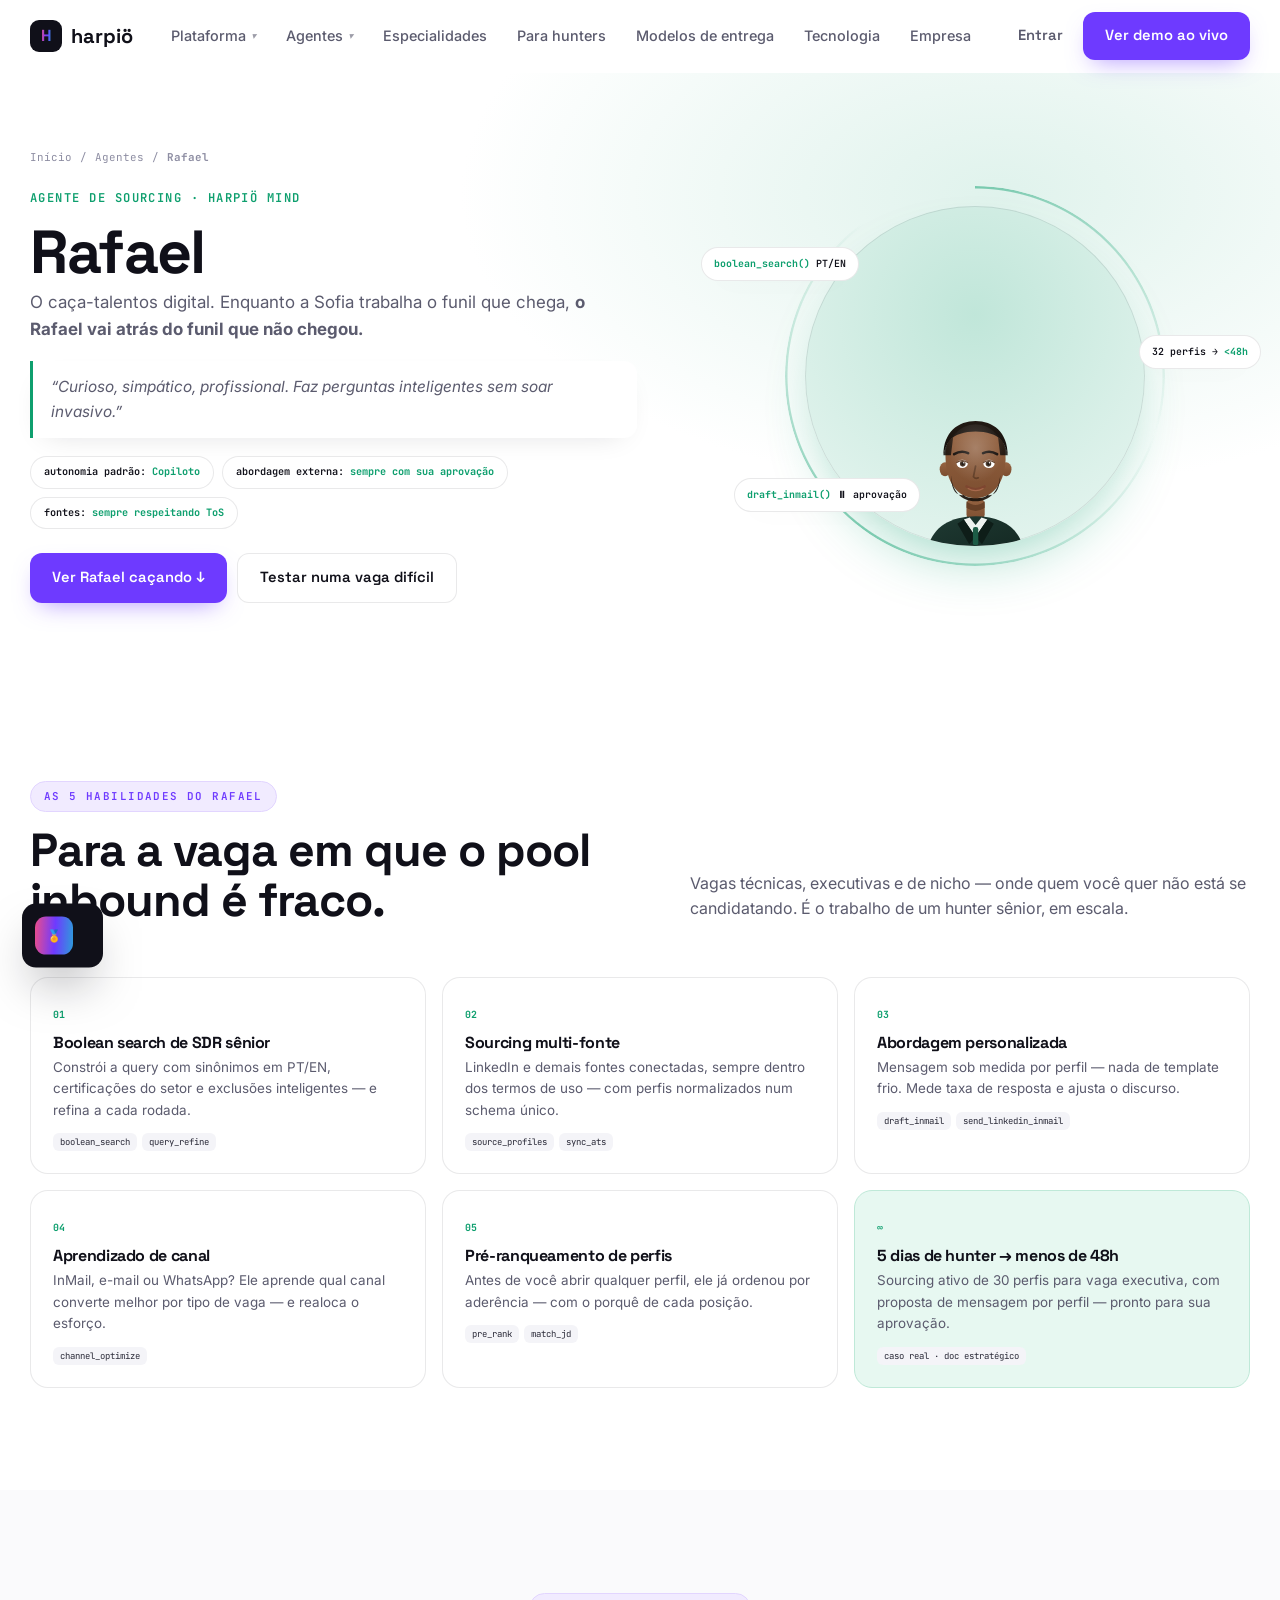
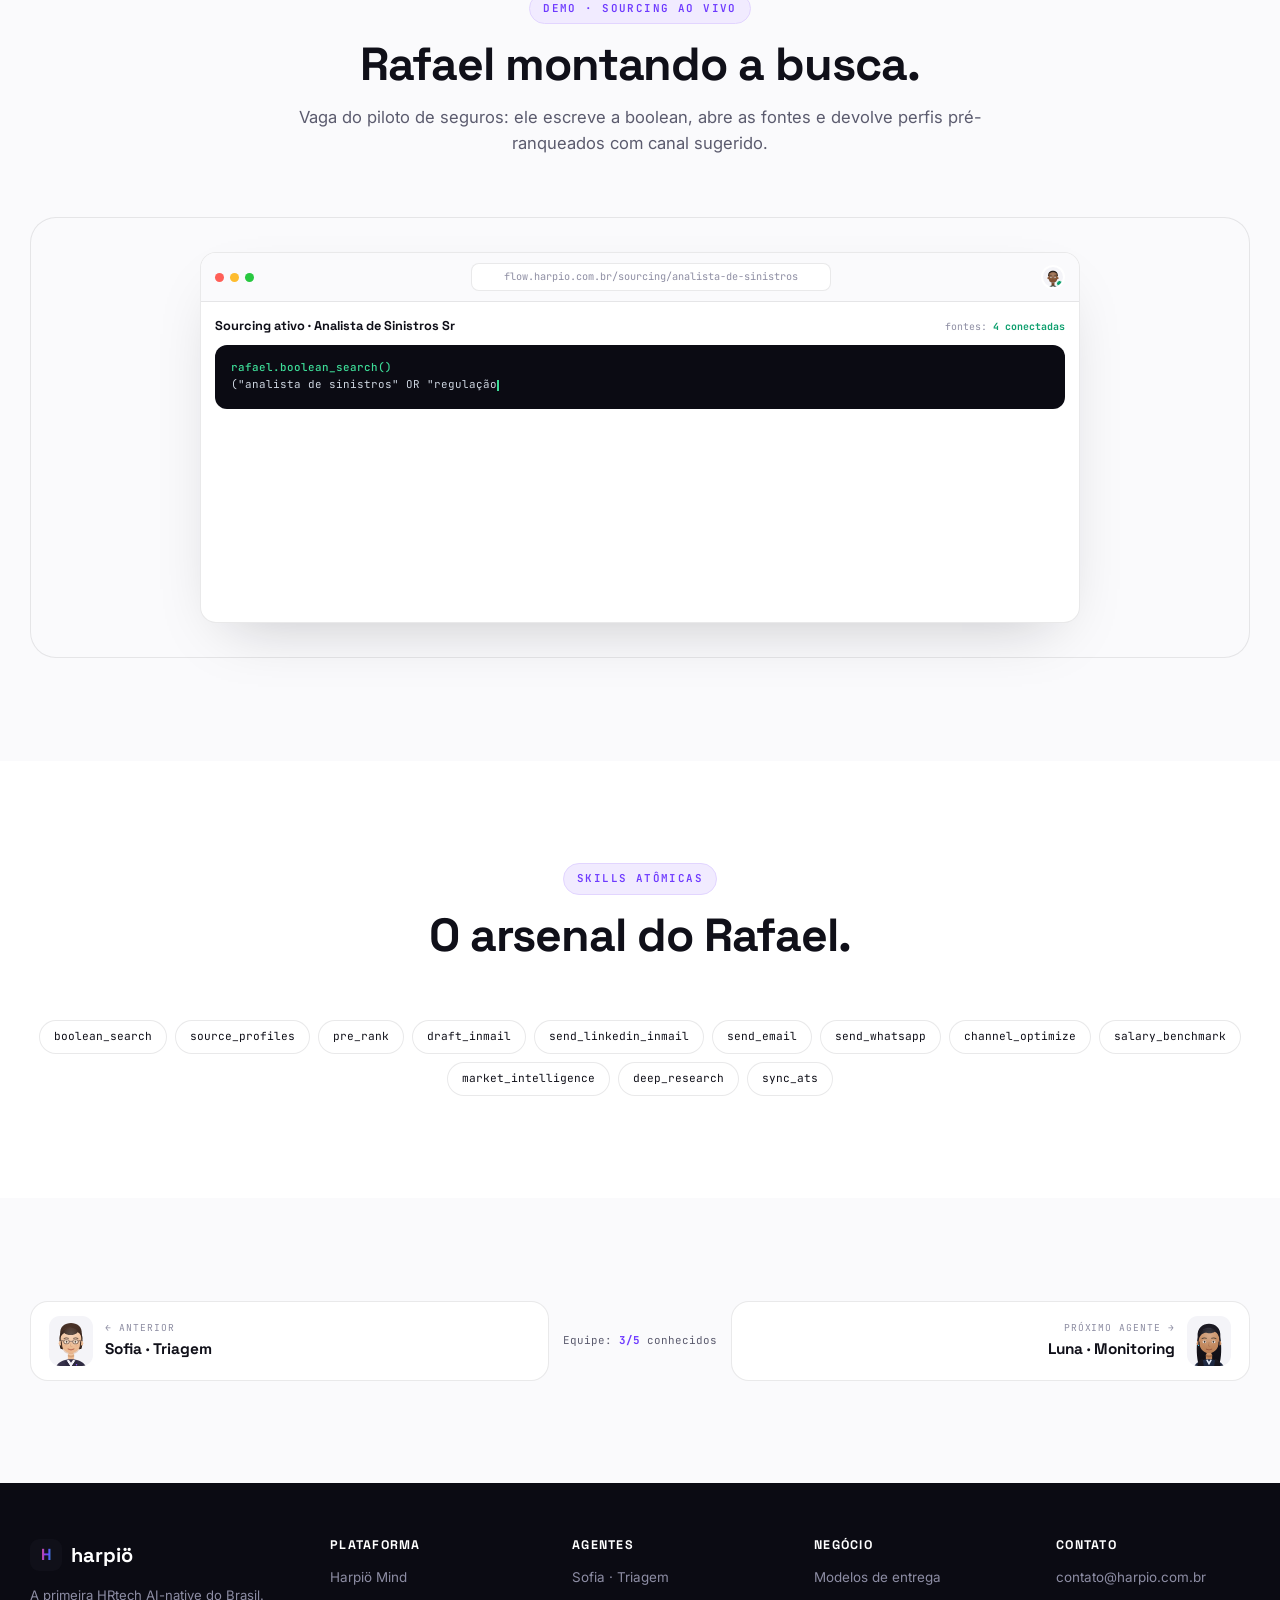
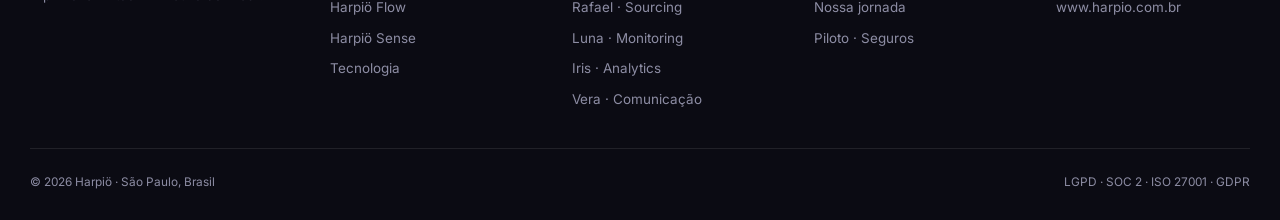
<file: agentes/rafael.html>
<!DOCTYPE html>
<html lang="pt-BR">
<head>
  <meta charset="UTF-8" />
  <meta name="viewport" content="width=device-width, initial-scale=1.0" />
  <title>Rafael · Agente de Sourcing — Harpiö Mind</title>
  <meta name="description" content="Rafael acha quem não está se candidatando: boolean search de sênior, abordagem personalizada e aprendizado de canal. Conheça o agente de sourcing da Harpiö." />
  <link rel="preconnect" href="https://fonts.googleapis.com" />
  <link rel="preconnect" href="https://fonts.gstatic.com" crossorigin />
  <link href="https://fonts.googleapis.com/css2?family=Space+Grotesk:wght@400;500;600;700&family=Inter:wght@400;500;600;700&family=JetBrains+Mono:wght@400;500;600&display=swap" rel="stylesheet" />
  <link rel="stylesheet" href="../assets/css/styles.css" />
  <link rel="icon" href="data:image/svg+xml,<svg xmlns='http://www.w3.org/2000/svg' viewBox='0 0 64 64'><rect width='64' height='64' rx='15' fill='%23101019'/><text x='32' y='44' font-size='34' font-family='Arial' font-weight='bold' text-anchor='middle' fill='%236e3aff'>H</text></svg>" />
</head>
<body data-page="agent" data-agent="rafael" data-sprite="../assets/img/personas.svg" style="--ac: var(--c-rafael)">

<div class="pbar" id="pbar" aria-hidden="true"></div>
<div class="toast" id="toast" role="status" aria-live="polite"><span class="toast__medal">🏅</span><div><b class="toast__title"></b><span class="toast__sub"></span></div></div>

<header class="header" id="header">
  <div class="container header__inner">
    <a href="../index.html" class="logo" aria-label="Harpiö"><span class="logo__mark"></span><span>harpiö</span></a>
    <nav class="nav" id="nav" aria-label="Principal">
      <div class="menu">
        <button aria-haspopup="true">Plataforma <i class="caretico">▾</i></button>
        <div class="menu__panel">
          <a href="../plataforma.html#mind"><span class="menu__dot" style="background:var(--violet)">◆</span><span><b>Harpiö Mind</b><span>5 super agentes · 500+ skills</span></span></a>
          <a href="../plataforma.html#flow"><span class="menu__dot" style="background:var(--blue)">▦</span><span><b>Harpiö Flow</b><span>o ATS nativo de agentes</span></span></a>
          <a href="../plataforma.html#sense"><span class="menu__dot" style="background:var(--amber)">✦</span><span><b>Harpiö Sense</b><span>capacitação AI-firsting</span></span></a>
        </div>
      </div>
      <div class="menu">
        <button aria-haspopup="true">Agentes <i class="caretico">▾</i></button>
        <div class="menu__panel">
          <a href="index.html"><span class="menu__dot" style="background:var(--ink)">★</span><span><b>Conhecer o time</b><span>o esquadrão completo</span></span></a>
          <a href="sofia.html"><span class="menu__face"><svg><use href="../assets/img/personas.svg#ps-sofia"/></svg></span><span><b>Sofia</b><span>Triagem</span></span></a>
          <a href="rafael.html"><span class="menu__face"><svg><use href="../assets/img/personas.svg#ps-rafael"/></svg></span><span><b>Rafael</b><span>Sourcing</span></span></a>
          <a href="luna.html"><span class="menu__face"><svg><use href="../assets/img/personas.svg#ps-luna"/></svg></span><span><b>Luna</b><span>Monitoring</span></span></a>
          <a href="iris.html"><span class="menu__face"><svg><use href="../assets/img/personas.svg#ps-iris"/></svg></span><span><b>Iris</b><span>Analytics</span></span></a>
          <a href="vera.html"><span class="menu__face"><svg><use href="../assets/img/personas.svg#ps-vera"/></svg></span><span><b>Vera</b><span>Comunicação</span></span></a>
        </div>
      </div>
      <a href="../especialidades.html">Especialidades</a>
      <a href="../recrutadores.html">Para hunters</a>
      <a href="../modelos.html">Modelos de entrega</a>
      <a href="../tecnologia.html">Tecnologia</a>
      <a href="../empresa.html">Empresa</a>
    </nav>
    <div class="header__cta">
      <a href="#" class="btn btn--ghost">Entrar</a>
      <a href="../index.html#cta" class="btn btn--violet">Ver demo ao vivo</a>
    </div>
    <button class="burger" id="burger" aria-label="Abrir menu" aria-expanded="false"><span></span><span></span><span></span></button>
  </div>
</header>

<main>

<section class="ahero">
  <div class="container ahero__grid">
    <div>
      <nav class="ahero__crumb reveal"><a href="../index.html">Início</a> / <a href="index.html">Agentes</a> / <b>Rafael</b></nav>
      <span class="ahero__role reveal">Agente de Sourcing · Harpiö Mind</span>
      <h1 class="reveal d1">Rafael</h1>
      <p class="lead reveal d1">O caça-talentos digital. Enquanto a Sofia trabalha o funil que chega, <strong>o Rafael vai atrás do funil que não chegou.</strong></p>
      <blockquote class="ahero__voice reveal d2">“Curioso, simpático, profissional. Faz perguntas inteligentes sem soar invasivo.”</blockquote>
      <div class="ahero__meta reveal d3">
        <span>autonomia padrão: <b>Copiloto</b></span>
        <span>abordagem externa: <b>sempre com sua aprovação</b></span>
        <span>fontes: <b>sempre respeitando ToS</b></span>
      </div>
      <div class="ahero__actions reveal d3">
        <a href="#demo-rafael" class="btn btn--violet">Ver Rafael caçando ↓</a>
        <a href="../index.html#cta" class="btn btn--line">Testar numa vaga difícil</a>
      </div>
    </div>
    <div class="ahero__figure reveal d2">
      <i class="ahero__ring" aria-hidden="true"></i>
      <div class="ahero__disc"><svg><use href="../assets/img/personas.svg#ps-rafael"/></svg></div>
      <span class="afloat af-1"><b>boolean_search()</b> PT/EN</span>
      <span class="afloat af-2">32 perfis → <b>&lt;48h</b></span>
      <span class="afloat af-3"><b>draft_inmail()</b> ⏸ aprovação</span>
    </div>
  </div>
</section>

<section class="section">
  <div class="container">
    <div class="rowhead reveal">
      <div><span class="eyebrow">As 5 habilidades do Rafael</span><h2>Para a vaga em que o pool<br/>inbound é fraco.</h2></div>
      <p>Vagas técnicas, executivas e de nicho — onde quem você quer não está se candidatando. É o trabalho de um hunter sênior, em escala.</p>
    </div>
    <div class="habil" style="grid-template-columns:repeat(3,1fr)">
      <article class="hab reveal"><span class="hab__n">01</span><h3>Boolean search de SDR sênior</h3><p>Constrói a query com sinônimos em PT/EN, certificações do setor e exclusões inteligentes — e refina a cada rodada.</p><div class="hab__skills"><code>boolean_search</code><code>query_refine</code></div></article>
      <article class="hab reveal d1"><span class="hab__n">02</span><h3>Sourcing multi-fonte</h3><p>LinkedIn e demais fontes conectadas, sempre dentro dos termos de uso — com perfis normalizados num schema único.</p><div class="hab__skills"><code>source_profiles</code><code>sync_ats</code></div></article>
      <article class="hab reveal d2"><span class="hab__n">03</span><h3>Abordagem personalizada</h3><p>Mensagem sob medida por perfil — nada de template frio. Mede taxa de resposta e ajusta o discurso.</p><div class="hab__skills"><code>draft_inmail</code><code>send_linkedin_inmail</code></div></article>
      <article class="hab reveal"><span class="hab__n">04</span><h3>Aprendizado de canal</h3><p>InMail, e-mail ou WhatsApp? Ele aprende qual canal converte melhor por tipo de vaga — e realoca o esforço.</p><div class="hab__skills"><code>channel_optimize</code></div></article>
      <article class="hab reveal d1"><span class="hab__n">05</span><h3>Pré-ranqueamento de perfis</h3><p>Antes de você abrir qualquer perfil, ele já ordenou por aderência — com o porquê de cada posição.</p><div class="hab__skills"><code>pre_rank</code><code>match_jd</code></div></article>
      <article class="hab reveal d2" style="background:#e7f8f1;border-color:#bfe9d8"><span class="hab__n">∞</span><h3>5 dias de hunter → menos de 48h</h3><p>Sourcing ativo de 30 perfis para vaga executiva, com proposta de mensagem por perfil — pronto para sua aprovação.</p><div class="hab__skills"><code>caso real · doc estratégico</code></div></article>
    </div>
  </div>
</section>

<section class="section section--alt" id="demo-rafael">
  <div class="container">
    <div class="section__head reveal"><span class="eyebrow">Demo · sourcing ao vivo</span><h2>Rafael montando a busca.</h2><p>Vaga do piloto de seguros: ele escreve a boolean, abre as fontes e devolve perfis pré-ranqueados com canal sugerido.</p></div>
    <div class="demo reveal d1">
      <div class="window demo__window">
        <div class="window__bar"><span class="wdots"><i></i><i></i><i></i></span><span class="window__url">flow.harpio.com.br/sourcing/analista-de-sinistros</span><span class="window__presence"><span class="presence"><svg><use href="../assets/img/personas.svg#ps-rafael"/></svg><i></i></span></span></div>
        <div class="screen">
          <div class="screen__head"><h5>Sourcing ativo · Analista de Sinistros Sr</h5><span class="screen__prog">fontes: <b>4 conectadas</b></span></div>
          <div class="qbox"><b>rafael.boolean_search()</b><br/><span id="rafael-query"></span><span class="caret" style="display:inline-block;width:2px;height:1em;background:var(--neon);vertical-align:text-bottom"></span></div>
          <div class="results" id="rafael-results"></div>
          <div class="channels" id="rafael-channels">
            <span>InMail <b>41% resp.</b></span><span>E-mail <b>22% resp.</b></span><span>WhatsApp <b>38% resp.</b></span>
          </div>
        </div>
      </div>
    </div>
  </div>
</section>

<section class="section">
  <div class="container">
    <div class="section__head reveal"><span class="eyebrow">Skills atômicas</span><h2>O arsenal do Rafael.</h2></div>
    <div class="skillsrow reveal d1">
      <code>boolean_search</code><code>source_profiles</code><code>pre_rank</code><code>draft_inmail</code><code>send_linkedin_inmail</code><code>send_email</code><code>send_whatsapp</code><code>channel_optimize</code><code>salary_benchmark</code><code>market_intelligence</code><code>deep_research</code><code>sync_ats</code>
    </div>
  </div>
</section>

<section class="section section--alt">
  <div class="container agentnav">
    <a class="agentnav__link" href="sofia.html"><span class="agentnav__face"><svg><use href="../assets/img/personas.svg#ps-sofia"/></svg></span><div><span>← anterior</span><b>Sofia · Triagem</b></div></a>
    <div class="agentnav__count">Equipe: <b><span data-teamcount>1</span>/5</b> conhecidos</div>
    <a class="agentnav__link agentnav__link--next" href="luna.html"><div><span>próximo agente →</span><b>Luna · Monitoring</b></div><span class="agentnav__face"><svg><use href="../assets/img/personas.svg#ps-luna"/></svg></span></a>
  </div>
</section>
</main>

<footer class="footer">
  <div class="container footer__grid">
    <div class="footer__brand"><a href="../index.html" class="logo"><span class="logo__mark"></span><span>harpiö</span></a><p>A primeira HRtech AI-native do Brasil.</p></div>
    <nav class="footer__col" aria-label="Plataforma"><h4>Plataforma</h4><a href="../plataforma.html#mind">Harpiö Mind</a><a href="../plataforma.html#flow">Harpiö Flow</a><a href="../plataforma.html#sense">Harpiö Sense</a><a href="../tecnologia.html">Tecnologia</a></nav>
    <nav class="footer__col" aria-label="Agentes"><h4>Agentes</h4><a href="sofia.html">Sofia · Triagem</a><a href="rafael.html">Rafael · Sourcing</a><a href="luna.html">Luna · Monitoring</a><a href="iris.html">Iris · Analytics</a><a href="vera.html">Vera · Comunicação</a></nav>
    <nav class="footer__col" aria-label="Negócio"><h4>Negócio</h4><a href="../modelos.html">Modelos de entrega</a><a href="../empresa.html#jornada">Nossa jornada</a><a href="../empresa.html#piloto">Piloto · Seguros</a></nav>
    <nav class="footer__col" aria-label="Contato"><h4>Contato</h4><a href="mailto:contato@harpio.com.br">contato@harpio.com.br</a><a href="#">www.harpio.com.br</a></nav>
  </div>
  <div class="container footer__base"><span>© 2026 Harpiö · São Paulo, Brasil</span><span>LGPD · SOC 2 · ISO 27001 · GDPR</span></div>
</footer>

<script src="../assets/js/main.js"></script>
</body>
</html>
</file>
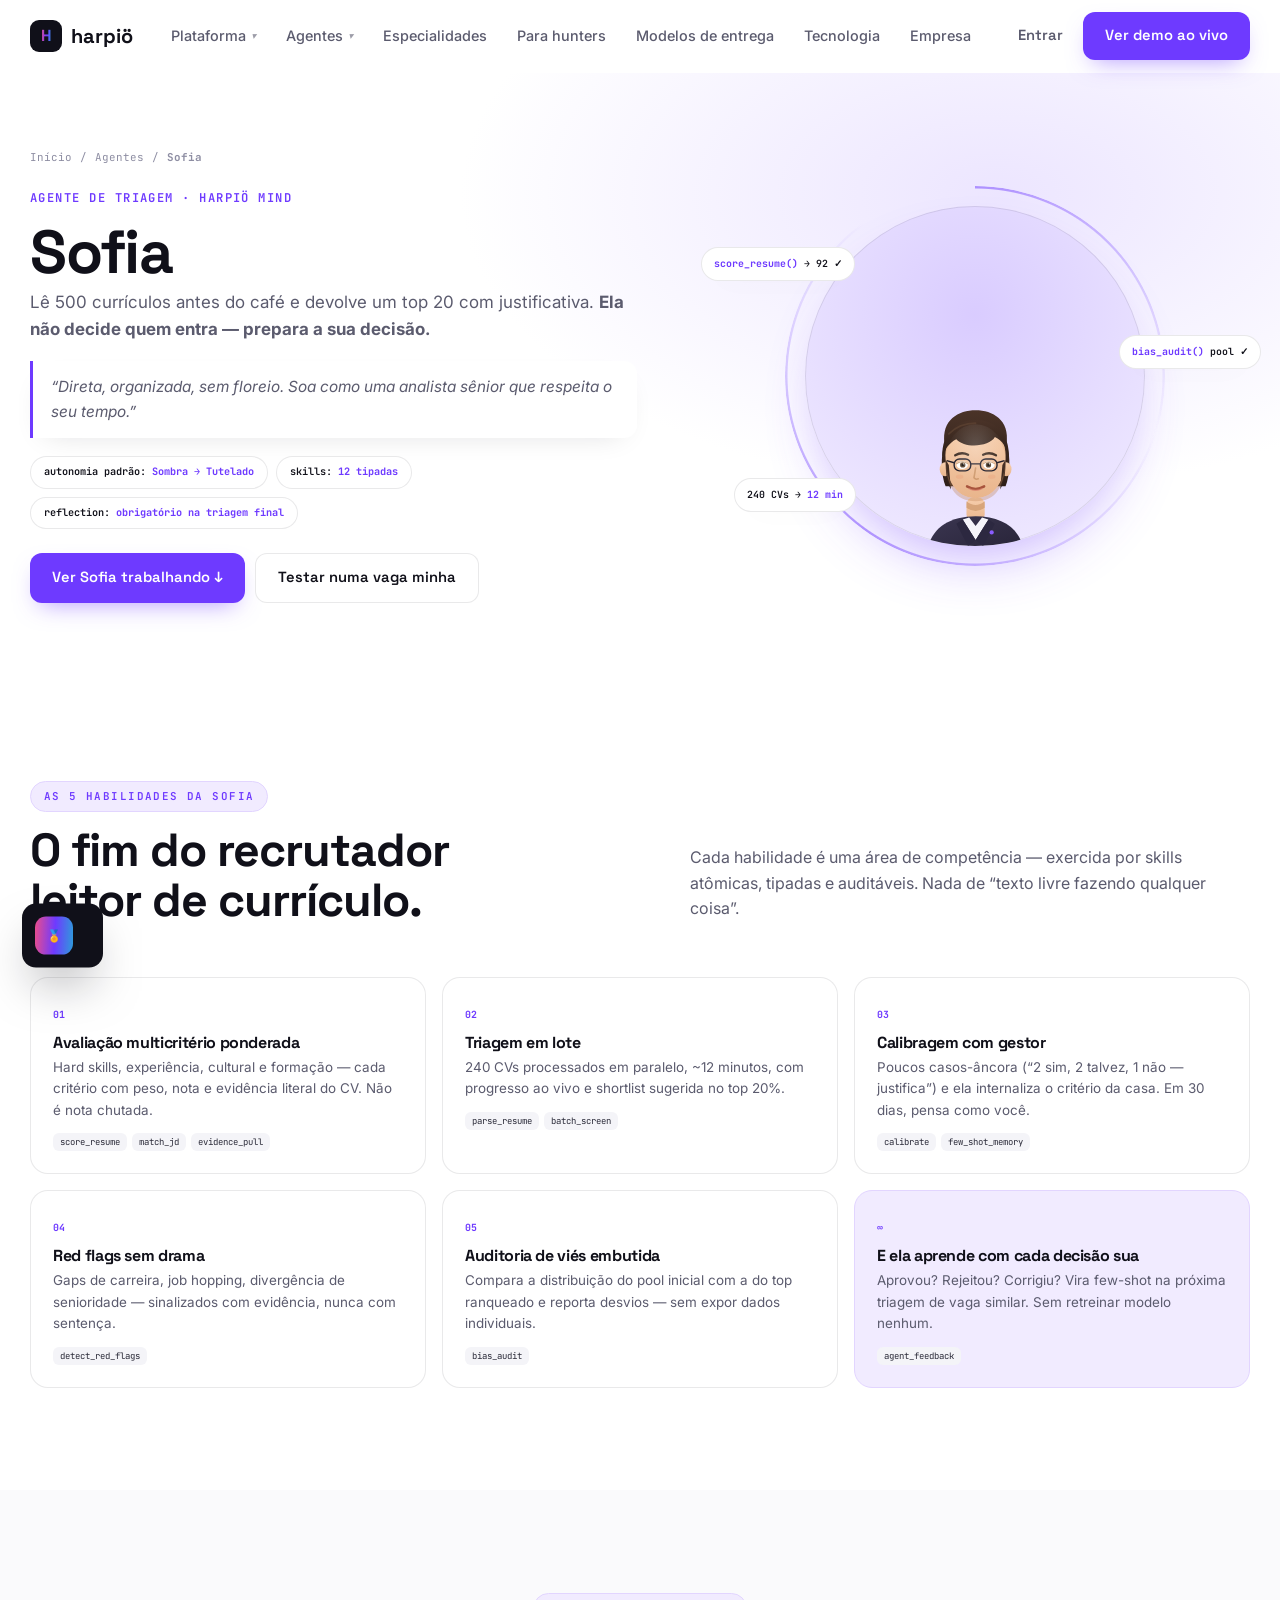
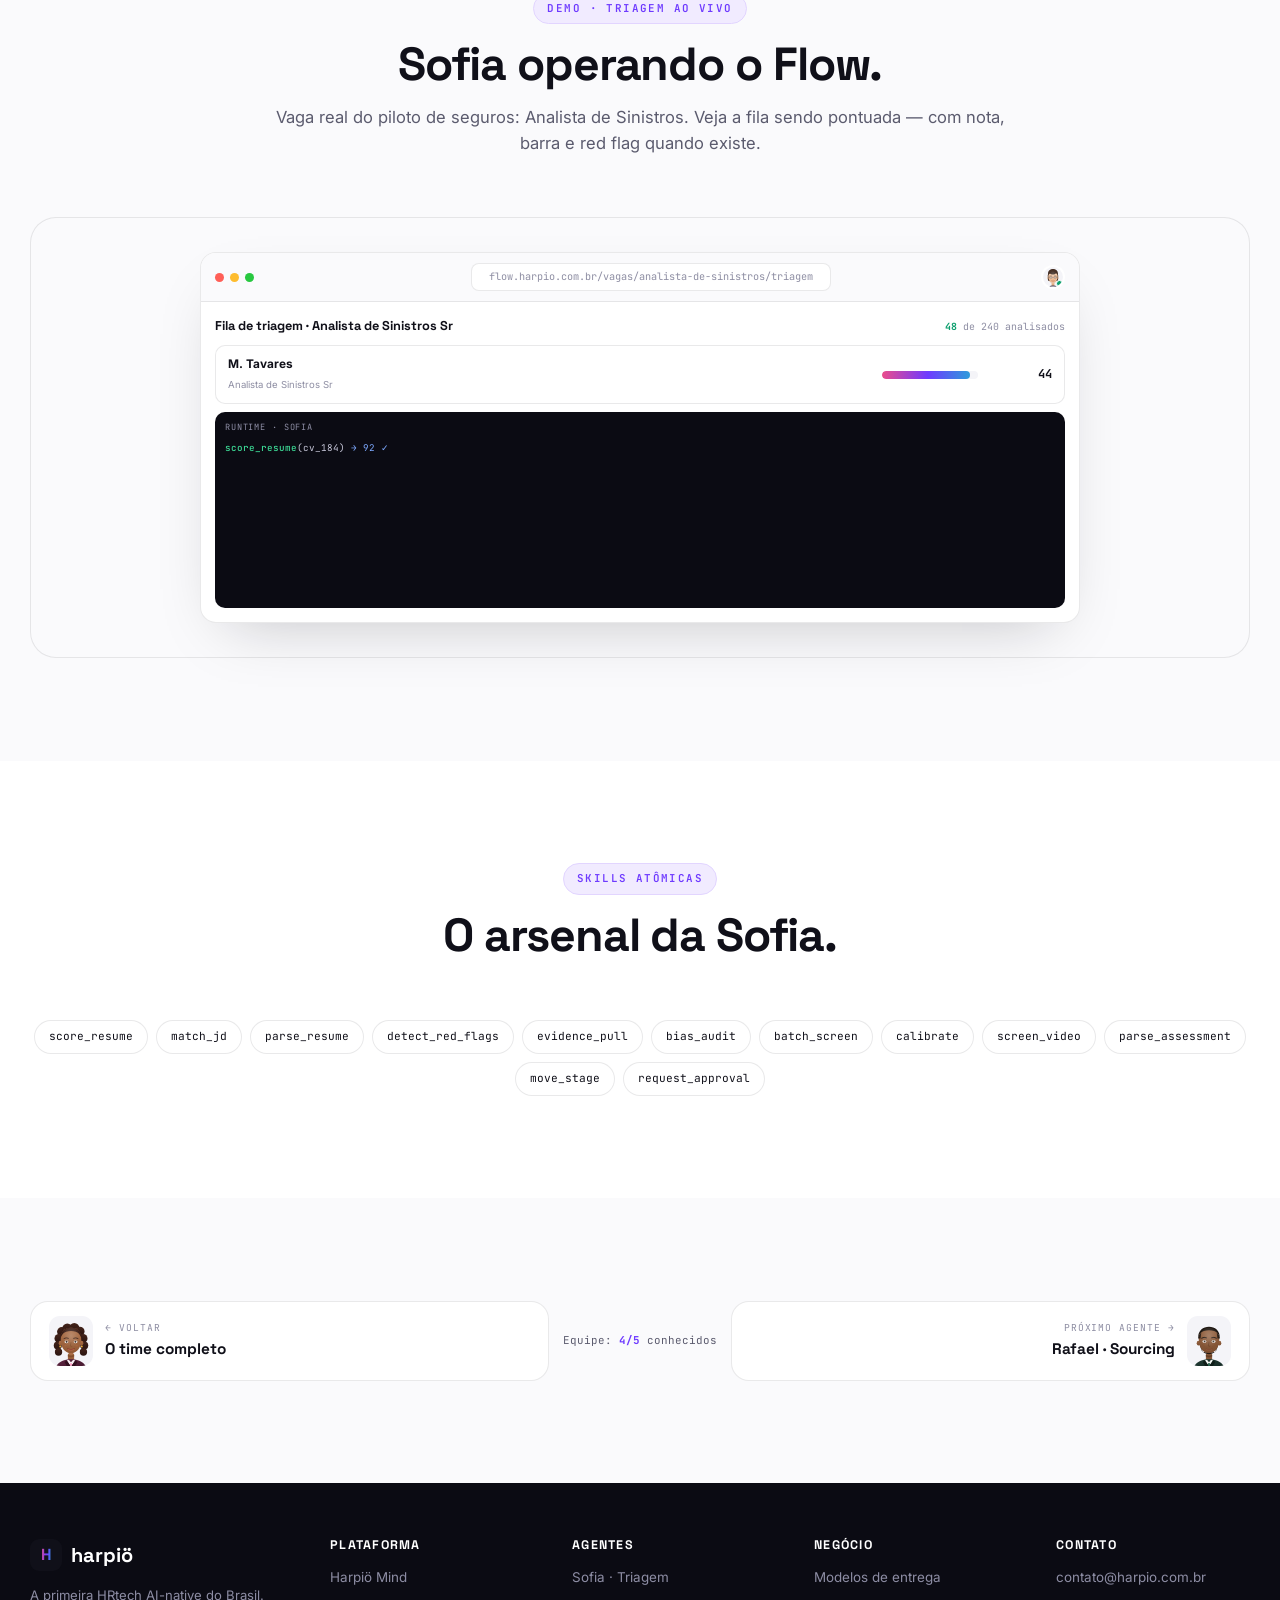
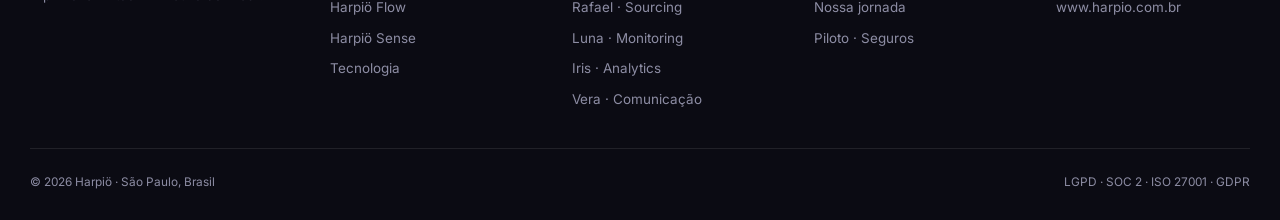
<file: agentes/sofia.html>
<!DOCTYPE html>
<html lang="pt-BR">
<head>
  <meta charset="UTF-8" />
  <meta name="viewport" content="width=device-width, initial-scale=1.0" />
  <title>Sofia · Agente de Triagem — Harpiö Mind</title>
  <meta name="description" content="Sofia lê 500 currículos antes do café e devolve um top 20 com nota, evidência e red flags. Conheça a agente de triagem da Harpiö." />
  <link rel="preconnect" href="https://fonts.googleapis.com" />
  <link rel="preconnect" href="https://fonts.gstatic.com" crossorigin />
  <link href="https://fonts.googleapis.com/css2?family=Space+Grotesk:wght@400;500;600;700&family=Inter:wght@400;500;600;700&family=JetBrains+Mono:wght@400;500;600&display=swap" rel="stylesheet" />
  <link rel="stylesheet" href="../assets/css/styles.css" />
  <link rel="icon" href="data:image/svg+xml,<svg xmlns='http://www.w3.org/2000/svg' viewBox='0 0 64 64'><rect width='64' height='64' rx='15' fill='%23101019'/><text x='32' y='44' font-size='34' font-family='Arial' font-weight='bold' text-anchor='middle' fill='%236e3aff'>H</text></svg>" />
</head>
<body data-page="agent" data-agent="sofia" data-sprite="../assets/img/personas.svg" style="--ac: var(--c-sofia)">

<div class="pbar" id="pbar" aria-hidden="true"></div>
<div class="toast" id="toast" role="status" aria-live="polite"><span class="toast__medal">🏅</span><div><b class="toast__title"></b><span class="toast__sub"></span></div></div>

<header class="header" id="header">
  <div class="container header__inner">
    <a href="../index.html" class="logo" aria-label="Harpiö"><span class="logo__mark"></span><span>harpiö</span></a>
    <nav class="nav" id="nav" aria-label="Principal">
      <div class="menu">
        <button aria-haspopup="true">Plataforma <i class="caretico">▾</i></button>
        <div class="menu__panel">
          <a href="../plataforma.html#mind"><span class="menu__dot" style="background:var(--violet)">◆</span><span><b>Harpiö Mind</b><span>5 super agentes · 500+ skills</span></span></a>
          <a href="../plataforma.html#flow"><span class="menu__dot" style="background:var(--blue)">▦</span><span><b>Harpiö Flow</b><span>o ATS nativo de agentes</span></span></a>
          <a href="../plataforma.html#sense"><span class="menu__dot" style="background:var(--amber)">✦</span><span><b>Harpiö Sense</b><span>capacitação AI-firsting</span></span></a>
        </div>
      </div>
      <div class="menu">
        <button aria-haspopup="true">Agentes <i class="caretico">▾</i></button>
        <div class="menu__panel">
          <a href="index.html"><span class="menu__dot" style="background:var(--ink)">★</span><span><b>Conhecer o time</b><span>o esquadrão completo</span></span></a>
          <a href="sofia.html"><span class="menu__face"><svg><use href="../assets/img/personas.svg#ps-sofia"/></svg></span><span><b>Sofia</b><span>Triagem</span></span></a>
          <a href="rafael.html"><span class="menu__face"><svg><use href="../assets/img/personas.svg#ps-rafael"/></svg></span><span><b>Rafael</b><span>Sourcing</span></span></a>
          <a href="luna.html"><span class="menu__face"><svg><use href="../assets/img/personas.svg#ps-luna"/></svg></span><span><b>Luna</b><span>Monitoring</span></span></a>
          <a href="iris.html"><span class="menu__face"><svg><use href="../assets/img/personas.svg#ps-iris"/></svg></span><span><b>Iris</b><span>Analytics</span></span></a>
          <a href="vera.html"><span class="menu__face"><svg><use href="../assets/img/personas.svg#ps-vera"/></svg></span><span><b>Vera</b><span>Comunicação</span></span></a>
        </div>
      </div>
      <a href="../especialidades.html">Especialidades</a>
      <a href="../recrutadores.html">Para hunters</a>
      <a href="../modelos.html">Modelos de entrega</a>
      <a href="../tecnologia.html">Tecnologia</a>
      <a href="../empresa.html">Empresa</a>
    </nav>
    <div class="header__cta">
      <a href="#" class="btn btn--ghost">Entrar</a>
      <a href="../index.html#cta" class="btn btn--violet">Ver demo ao vivo</a>
    </div>
    <button class="burger" id="burger" aria-label="Abrir menu" aria-expanded="false"><span></span><span></span><span></span></button>
  </div>
</header>

<main>

<section class="ahero">
  <div class="container ahero__grid">
    <div>
      <nav class="ahero__crumb reveal"><a href="../index.html">Início</a> / <a href="index.html">Agentes</a> / <b>Sofia</b></nav>
      <span class="ahero__role reveal">Agente de Triagem · Harpiö Mind</span>
      <h1 class="reveal d1">Sofia</h1>
      <p class="lead reveal d1">Lê 500 currículos antes do café e devolve um top 20 com justificativa. <strong>Ela não decide quem entra — prepara a sua decisão.</strong></p>
      <blockquote class="ahero__voice reveal d2">“Direta, organizada, sem floreio. Soa como uma analista sênior que respeita o seu tempo.”</blockquote>
      <div class="ahero__meta reveal d3">
        <span>autonomia padrão: <b>Sombra → Tutelado</b></span>
        <span>skills: <b>12 tipadas</b></span>
        <span>reflection: <b>obrigatório na triagem final</b></span>
      </div>
      <div class="ahero__actions reveal d3">
        <a href="#demo-sofia" class="btn btn--violet">Ver Sofia trabalhando ↓</a>
        <a href="../index.html#cta" class="btn btn--line">Testar numa vaga minha</a>
      </div>
    </div>
    <div class="ahero__figure reveal d2">
      <i class="ahero__ring" aria-hidden="true"></i>
      <div class="ahero__disc"><svg><use href="../assets/img/personas.svg#ps-sofia"/></svg></div>
      <span class="afloat af-1"><b>score_resume()</b> → 92 ✓</span>
      <span class="afloat af-2"><b>bias_audit()</b> pool ✓</span>
      <span class="afloat af-3">240 CVs → <b>12 min</b></span>
    </div>
  </div>
</section>

<section class="section">
  <div class="container">
    <div class="rowhead reveal">
      <div><span class="eyebrow">As 5 habilidades da Sofia</span><h2>O fim do recrutador<br/>leitor de currículo.</h2></div>
      <p>Cada habilidade é uma área de competência — exercida por skills atômicas, tipadas e auditáveis. Nada de “texto livre fazendo qualquer coisa”.</p>
    </div>
    <div class="habil" style="grid-template-columns:repeat(3,1fr)">
      <article class="hab reveal"><span class="hab__n">01</span><h3>Avaliação multicritério ponderada</h3><p>Hard skills, experiência, cultural e formação — cada critério com peso, nota e evidência literal do CV. Não é nota chutada.</p><div class="hab__skills"><code>score_resume</code><code>match_jd</code><code>evidence_pull</code></div></article>
      <article class="hab reveal d1"><span class="hab__n">02</span><h3>Triagem em lote</h3><p>240 CVs processados em paralelo, ~12 minutos, com progresso ao vivo e shortlist sugerida no top 20%.</p><div class="hab__skills"><code>parse_resume</code><code>batch_screen</code></div></article>
      <article class="hab reveal d2"><span class="hab__n">03</span><h3>Calibragem com gestor</h3><p>Poucos casos-âncora (“2 sim, 2 talvez, 1 não — justifica”) e ela internaliza o critério da casa. Em 30 dias, pensa como você.</p><div class="hab__skills"><code>calibrate</code><code>few_shot_memory</code></div></article>
      <article class="hab reveal"><span class="hab__n">04</span><h3>Red flags sem drama</h3><p>Gaps de carreira, job hopping, divergência de senioridade — sinalizados com evidência, nunca com sentença.</p><div class="hab__skills"><code>detect_red_flags</code></div></article>
      <article class="hab reveal d1"><span class="hab__n">05</span><h3>Auditoria de viés embutida</h3><p>Compara a distribuição do pool inicial com a do top ranqueado e reporta desvios — sem expor dados individuais.</p><div class="hab__skills"><code>bias_audit</code></div></article>
      <article class="hab reveal d2" style="background:var(--violet-soft);border-color:#e2d5ff"><span class="hab__n">∞</span><h3>E ela aprende com cada decisão sua</h3><p>Aprovou? Rejeitou? Corrigiu? Vira few-shot na próxima triagem de vaga similar. Sem retreinar modelo nenhum.</p><div class="hab__skills"><code>agent_feedback</code></div></article>
    </div>
  </div>
</section>

<section class="section section--alt" id="demo-sofia">
  <div class="container">
    <div class="section__head reveal"><span class="eyebrow">Demo · triagem ao vivo</span><h2>Sofia operando o Flow.</h2><p>Vaga real do piloto de seguros: Analista de Sinistros. Veja a fila sendo pontuada — com nota, barra e red flag quando existe.</p></div>
    <div class="demo reveal d1">
      <div class="window demo__window">
        <div class="window__bar"><span class="wdots"><i></i><i></i><i></i></span><span class="window__url">flow.harpio.com.br/vagas/analista-de-sinistros/triagem</span><span class="window__presence"><span class="presence"><svg><use href="../assets/img/personas.svg#ps-sofia"/></svg><i></i></span></span></div>
        <div class="screen">
          <div class="screen__head"><h5>Fila de triagem · Analista de Sinistros Sr</h5><span class="screen__prog" id="sofia-prog"><b>0</b> de 240 analisados</span></div>
          <div class="screen__list"></div>
          <div class="console" id="sofia-console" style="min-height:84px"><span class="console__title">runtime · sofia</span></div>
        </div>
      </div>
    </div>
  </div>
</section>

<section class="section">
  <div class="container">
    <div class="section__head reveal"><span class="eyebrow">Skills atômicas</span><h2>O arsenal da Sofia.</h2></div>
    <div class="skillsrow reveal d1">
      <code>score_resume</code><code>match_jd</code><code>parse_resume</code><code>detect_red_flags</code><code>evidence_pull</code><code>bias_audit</code><code>batch_screen</code><code>calibrate</code><code>screen_video</code><code>parse_assessment</code><code>move_stage</code><code>request_approval</code>
    </div>
  </div>
</section>

<section class="section section--alt">
  <div class="container agentnav">
    <a class="agentnav__link" href="index.html"><span class="agentnav__face"><svg><use href="../assets/img/personas.svg#ps-vera"/></svg></span><div><span>← voltar</span><b>O time completo</b></div></a>
    <div class="agentnav__count">Equipe: <b><span data-teamcount>1</span>/5</b> conhecidos</div>
    <a class="agentnav__link agentnav__link--next" href="rafael.html"><div><span>próximo agente →</span><b>Rafael · Sourcing</b></div><span class="agentnav__face"><svg><use href="../assets/img/personas.svg#ps-rafael"/></svg></span></a>
  </div>
</section>
</main>

<footer class="footer">
  <div class="container footer__grid">
    <div class="footer__brand"><a href="../index.html" class="logo"><span class="logo__mark"></span><span>harpiö</span></a><p>A primeira HRtech AI-native do Brasil.</p></div>
    <nav class="footer__col" aria-label="Plataforma"><h4>Plataforma</h4><a href="../plataforma.html#mind">Harpiö Mind</a><a href="../plataforma.html#flow">Harpiö Flow</a><a href="../plataforma.html#sense">Harpiö Sense</a><a href="../tecnologia.html">Tecnologia</a></nav>
    <nav class="footer__col" aria-label="Agentes"><h4>Agentes</h4><a href="sofia.html">Sofia · Triagem</a><a href="rafael.html">Rafael · Sourcing</a><a href="luna.html">Luna · Monitoring</a><a href="iris.html">Iris · Analytics</a><a href="vera.html">Vera · Comunicação</a></nav>
    <nav class="footer__col" aria-label="Negócio"><h4>Negócio</h4><a href="../modelos.html">Modelos de entrega</a><a href="../empresa.html#jornada">Nossa jornada</a><a href="../empresa.html#piloto">Piloto · Seguros</a></nav>
    <nav class="footer__col" aria-label="Contato"><h4>Contato</h4><a href="mailto:contato@harpio.com.br">contato@harpio.com.br</a><a href="#">www.harpio.com.br</a></nav>
  </div>
  <div class="container footer__base"><span>© 2026 Harpiö · São Paulo, Brasil</span><span>LGPD · SOC 2 · ISO 27001 · GDPR</span></div>
</footer>

<script src="../assets/js/main.js"></script>
</body>
</html>
</file>
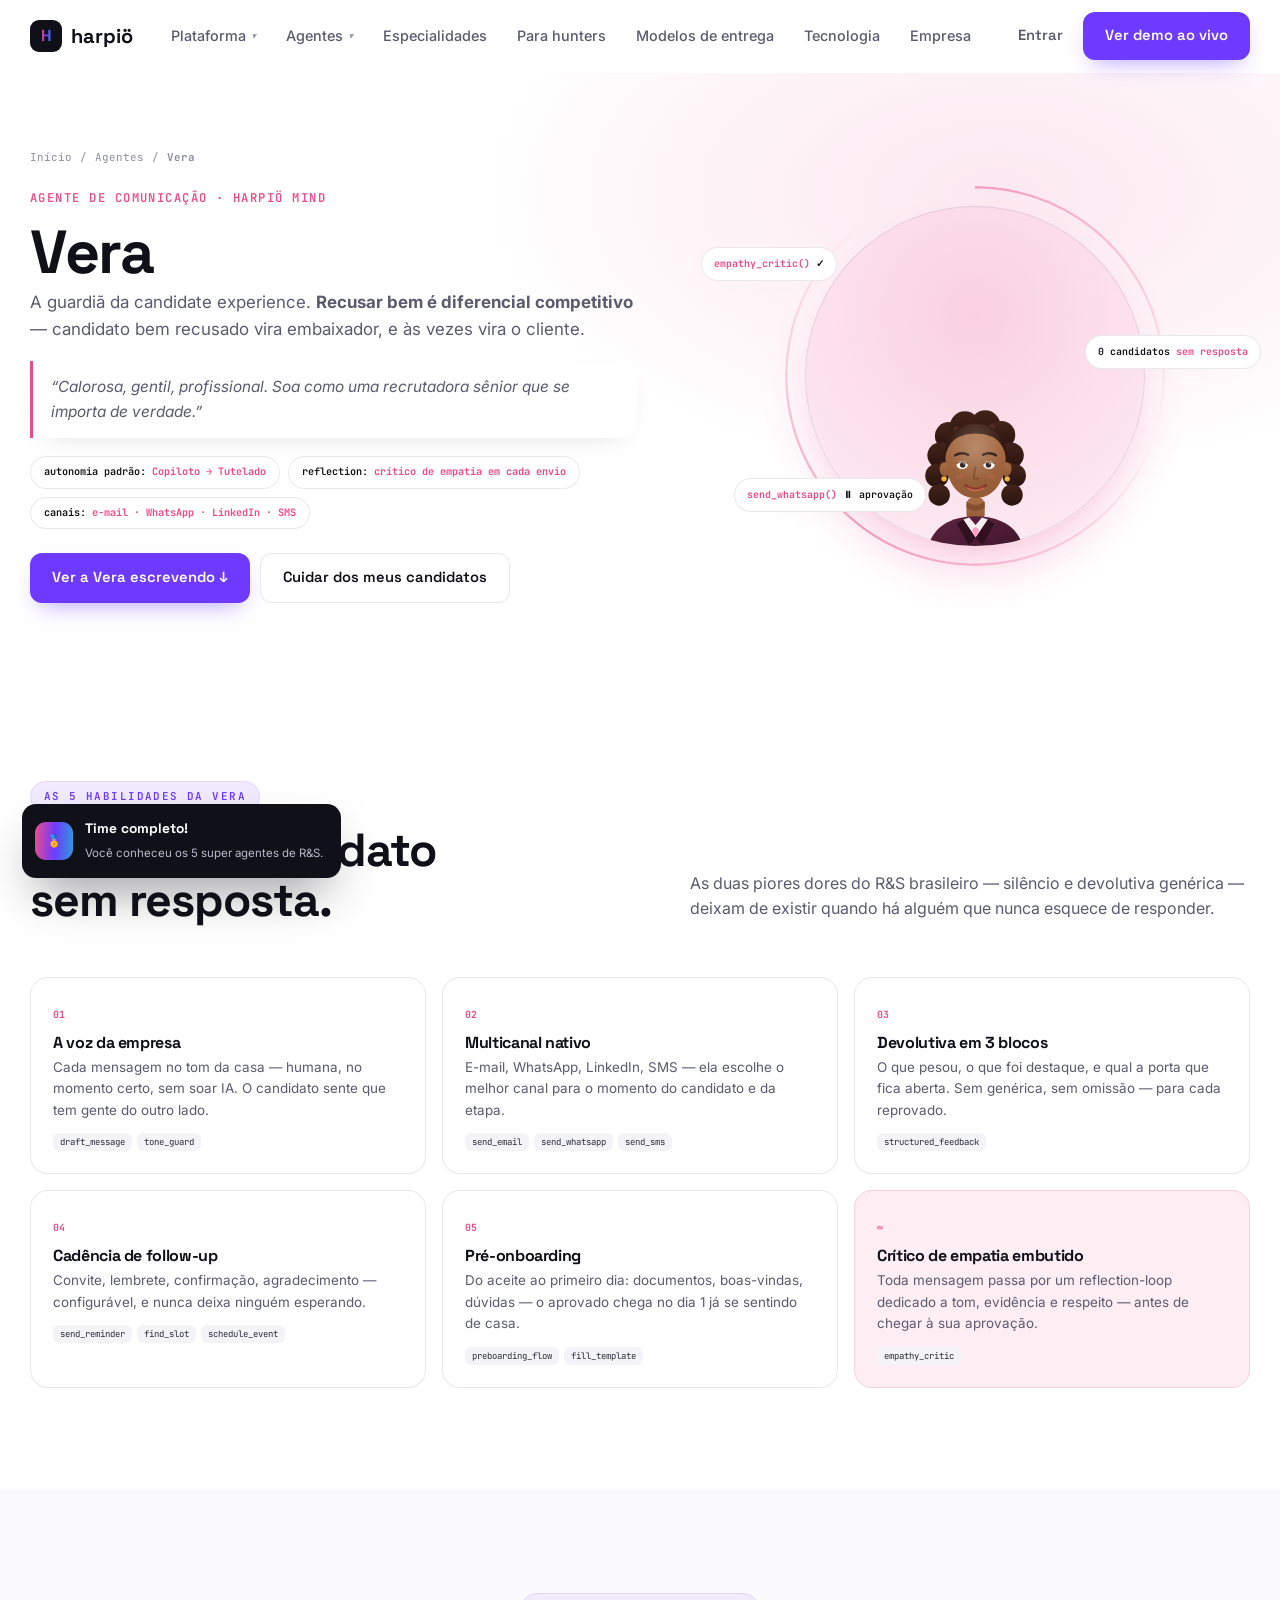
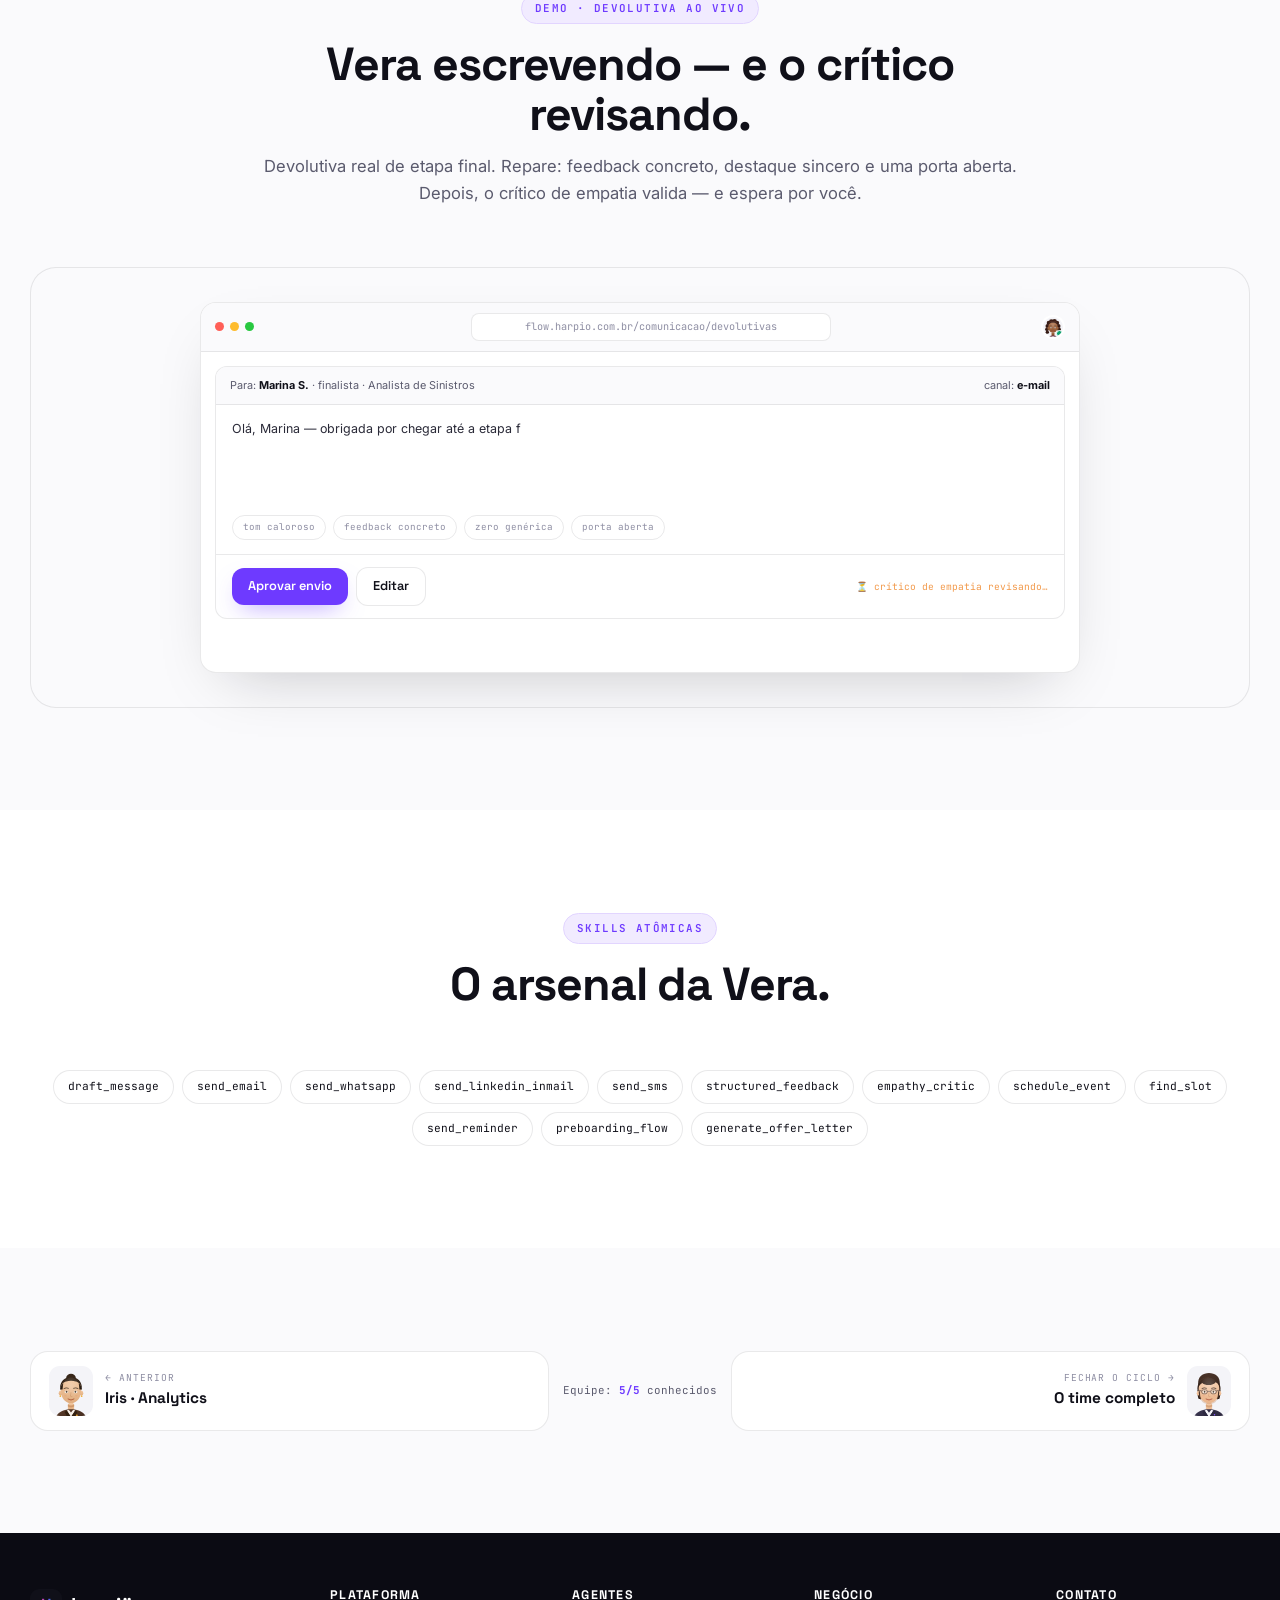
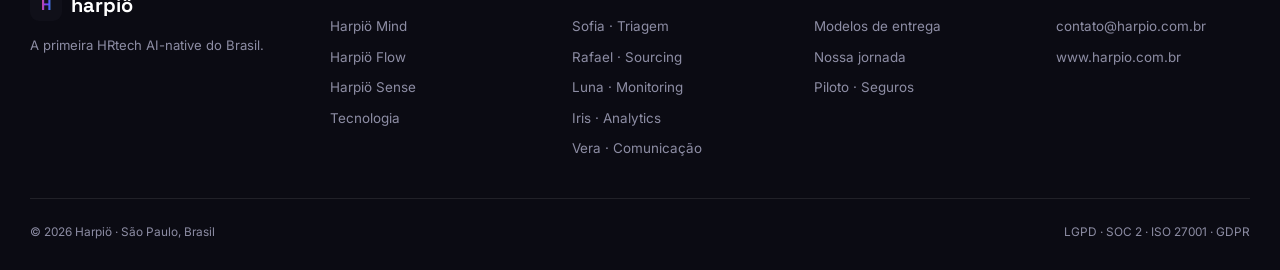
<file: agentes/vera.html>
<!DOCTYPE html>
<html lang="pt-BR">
<head>
  <meta charset="UTF-8" />
  <meta name="viewport" content="width=device-width, initial-scale=1.0" />
  <title>Vera · Agente de Comunicação — Harpiö Mind</title>
  <meta name="description" content="Vera é a voz da empresa para cada candidato: multicanal, com crítico de empatia antes de cada envio. Nenhum candidato fica sem resposta. Conheça a agente de comunicação da Harpiö." />
  <link rel="preconnect" href="https://fonts.googleapis.com" />
  <link rel="preconnect" href="https://fonts.gstatic.com" crossorigin />
  <link href="https://fonts.googleapis.com/css2?family=Space+Grotesk:wght@400;500;600;700&family=Inter:wght@400;500;600;700&family=JetBrains+Mono:wght@400;500;600&display=swap" rel="stylesheet" />
  <link rel="stylesheet" href="../assets/css/styles.css" />
  <link rel="icon" href="data:image/svg+xml,<svg xmlns='http://www.w3.org/2000/svg' viewBox='0 0 64 64'><rect width='64' height='64' rx='15' fill='%23101019'/><text x='32' y='44' font-size='34' font-family='Arial' font-weight='bold' text-anchor='middle' fill='%236e3aff'>H</text></svg>" />
</head>
<body data-page="agent" data-agent="vera" data-sprite="../assets/img/personas.svg" style="--ac: var(--c-vera)">

<div class="pbar" id="pbar" aria-hidden="true"></div>
<div class="toast" id="toast" role="status" aria-live="polite"><span class="toast__medal">🏅</span><div><b class="toast__title"></b><span class="toast__sub"></span></div></div>

<header class="header" id="header">
  <div class="container header__inner">
    <a href="../index.html" class="logo" aria-label="Harpiö"><span class="logo__mark"></span><span>harpiö</span></a>
    <nav class="nav" id="nav" aria-label="Principal">
      <div class="menu">
        <button aria-haspopup="true">Plataforma <i class="caretico">▾</i></button>
        <div class="menu__panel">
          <a href="../plataforma.html#mind"><span class="menu__dot" style="background:var(--violet)">◆</span><span><b>Harpiö Mind</b><span>5 super agentes · 500+ skills</span></span></a>
          <a href="../plataforma.html#flow"><span class="menu__dot" style="background:var(--blue)">▦</span><span><b>Harpiö Flow</b><span>o ATS nativo de agentes</span></span></a>
          <a href="../plataforma.html#sense"><span class="menu__dot" style="background:var(--amber)">✦</span><span><b>Harpiö Sense</b><span>capacitação AI-firsting</span></span></a>
        </div>
      </div>
      <div class="menu">
        <button aria-haspopup="true">Agentes <i class="caretico">▾</i></button>
        <div class="menu__panel">
          <a href="index.html"><span class="menu__dot" style="background:var(--ink)">★</span><span><b>Conhecer o time</b><span>o esquadrão completo</span></span></a>
          <a href="sofia.html"><span class="menu__face"><svg><use href="../assets/img/personas.svg#ps-sofia"/></svg></span><span><b>Sofia</b><span>Triagem</span></span></a>
          <a href="rafael.html"><span class="menu__face"><svg><use href="../assets/img/personas.svg#ps-rafael"/></svg></span><span><b>Rafael</b><span>Sourcing</span></span></a>
          <a href="luna.html"><span class="menu__face"><svg><use href="../assets/img/personas.svg#ps-luna"/></svg></span><span><b>Luna</b><span>Monitoring</span></span></a>
          <a href="iris.html"><span class="menu__face"><svg><use href="../assets/img/personas.svg#ps-iris"/></svg></span><span><b>Iris</b><span>Analytics</span></span></a>
          <a href="vera.html"><span class="menu__face"><svg><use href="../assets/img/personas.svg#ps-vera"/></svg></span><span><b>Vera</b><span>Comunicação</span></span></a>
        </div>
      </div>
      <a href="../especialidades.html">Especialidades</a>
      <a href="../recrutadores.html">Para hunters</a>
      <a href="../modelos.html">Modelos de entrega</a>
      <a href="../tecnologia.html">Tecnologia</a>
      <a href="../empresa.html">Empresa</a>
    </nav>
    <div class="header__cta">
      <a href="#" class="btn btn--ghost">Entrar</a>
      <a href="../index.html#cta" class="btn btn--violet">Ver demo ao vivo</a>
    </div>
    <button class="burger" id="burger" aria-label="Abrir menu" aria-expanded="false"><span></span><span></span><span></span></button>
  </div>
</header>

<main>

<section class="ahero">
  <div class="container ahero__grid">
    <div>
      <nav class="ahero__crumb reveal"><a href="../index.html">Início</a> / <a href="index.html">Agentes</a> / <b>Vera</b></nav>
      <span class="ahero__role reveal">Agente de Comunicação · Harpiö Mind</span>
      <h1 class="reveal d1">Vera</h1>
      <p class="lead reveal d1">A guardiã da candidate experience. <strong>Recusar bem é diferencial competitivo</strong> — candidato bem recusado vira embaixador, e às vezes vira o cliente.</p>
      <blockquote class="ahero__voice reveal d2">“Calorosa, gentil, profissional. Soa como uma recrutadora sênior que se importa de verdade.”</blockquote>
      <div class="ahero__meta reveal d3">
        <span>autonomia padrão: <b>Copiloto → Tutelado</b></span>
        <span>reflection: <b>crítico de empatia em cada envio</b></span>
        <span>canais: <b>e-mail · WhatsApp · LinkedIn · SMS</b></span>
      </div>
      <div class="ahero__actions reveal d3">
        <a href="#demo-vera" class="btn btn--violet">Ver a Vera escrevendo ↓</a>
        <a href="../index.html#cta" class="btn btn--line">Cuidar dos meus candidatos</a>
      </div>
    </div>
    <div class="ahero__figure reveal d2">
      <i class="ahero__ring" aria-hidden="true"></i>
      <div class="ahero__disc"><svg><use href="../assets/img/personas.svg#ps-vera"/></svg></div>
      <span class="afloat af-1"><b>empathy_critic()</b> ✓</span>
      <span class="afloat af-2">0 candidatos <b>sem resposta</b></span>
      <span class="afloat af-3"><b>send_whatsapp()</b> ⏸ aprovação</span>
    </div>
  </div>
</section>

<section class="section">
  <div class="container">
    <div class="rowhead reveal">
      <div><span class="eyebrow">As 5 habilidades da Vera</span><h2>O fim do candidato<br/>sem resposta.</h2></div>
      <p>As duas piores dores do R&S brasileiro — silêncio e devolutiva genérica — deixam de existir quando há alguém que nunca esquece de responder.</p>
    </div>
    <div class="habil" style="grid-template-columns:repeat(3,1fr)">
      <article class="hab reveal"><span class="hab__n">01</span><h3>A voz da empresa</h3><p>Cada mensagem no tom da casa — humana, no momento certo, sem soar IA. O candidato sente que tem gente do outro lado.</p><div class="hab__skills"><code>draft_message</code><code>tone_guard</code></div></article>
      <article class="hab reveal d1"><span class="hab__n">02</span><h3>Multicanal nativo</h3><p>E-mail, WhatsApp, LinkedIn, SMS — ela escolhe o melhor canal para o momento do candidato e da etapa.</p><div class="hab__skills"><code>send_email</code><code>send_whatsapp</code><code>send_sms</code></div></article>
      <article class="hab reveal d2"><span class="hab__n">03</span><h3>Devolutiva em 3 blocos</h3><p>O que pesou, o que foi destaque, e qual a porta que fica aberta. Sem genérica, sem omissão — para cada reprovado.</p><div class="hab__skills"><code>structured_feedback</code></div></article>
      <article class="hab reveal"><span class="hab__n">04</span><h3>Cadência de follow-up</h3><p>Convite, lembrete, confirmação, agradecimento — configurável, e nunca deixa ninguém esperando.</p><div class="hab__skills"><code>send_reminder</code><code>find_slot</code><code>schedule_event</code></div></article>
      <article class="hab reveal d1"><span class="hab__n">05</span><h3>Pré-onboarding</h3><p>Do aceite ao primeiro dia: documentos, boas-vindas, dúvidas — o aprovado chega no dia 1 já se sentindo de casa.</p><div class="hab__skills"><code>preboarding_flow</code><code>fill_template</code></div></article>
      <article class="hab reveal d2" style="background:#fdeef4;border-color:#f7cfdf"><span class="hab__n">∞</span><h3>Crítico de empatia embutido</h3><p>Toda mensagem passa por um reflection-loop dedicado a tom, evidência e respeito — antes de chegar à sua aprovação.</p><div class="hab__skills"><code>empathy_critic</code></div></article>
    </div>
  </div>
</section>

<section class="section section--alt" id="demo-vera">
  <div class="container">
    <div class="section__head reveal"><span class="eyebrow">Demo · devolutiva ao vivo</span><h2>Vera escrevendo — e o crítico revisando.</h2><p>Devolutiva real de etapa final. Repare: feedback concreto, destaque sincero e uma porta aberta. Depois, o crítico de empatia valida — e espera por você.</p></div>
    <div class="demo reveal d1">
      <div class="window demo__window">
        <div class="window__bar"><span class="wdots"><i></i><i></i><i></i></span><span class="window__url">flow.harpio.com.br/comunicacao/devolutivas</span><span class="window__presence"><span class="presence"><svg><use href="../assets/img/personas.svg#ps-vera"/></svg><i></i></span></span></div>
        <div class="screen">
          <div class="composer">
            <div class="composer__head"><span>Para: <b>Marina S.</b> · finalista · Analista de Sinistros</span><span style="margin-left:auto">canal: <b>e-mail</b></span></div>
            <div class="composer__body" id="vera-body"></div>
            <div class="critic" id="vera-critic">
              <span>tom caloroso</span><span>feedback concreto</span><span>zero genérica</span><span>porta aberta</span>
            </div>
            <div class="composer__foot">
              <button class="btn btn--violet btn--sm">Aprovar envio</button>
              <button class="btn btn--line btn--sm">Editar</button>
              <span class="composer__status" id="vera-status">⏳ crítico de empatia revisando…</span>
            </div>
          </div>
        </div>
      </div>
    </div>
  </div>
</section>

<section class="section">
  <div class="container">
    <div class="section__head reveal"><span class="eyebrow">Skills atômicas</span><h2>O arsenal da Vera.</h2></div>
    <div class="skillsrow reveal d1">
      <code>draft_message</code><code>send_email</code><code>send_whatsapp</code><code>send_linkedin_inmail</code><code>send_sms</code><code>structured_feedback</code><code>empathy_critic</code><code>schedule_event</code><code>find_slot</code><code>send_reminder</code><code>preboarding_flow</code><code>generate_offer_letter</code>
    </div>
  </div>
</section>

<section class="section section--alt">
  <div class="container agentnav">
    <a class="agentnav__link" href="iris.html"><span class="agentnav__face"><svg><use href="../assets/img/personas.svg#ps-iris"/></svg></span><div><span>← anterior</span><b>Iris · Analytics</b></div></a>
    <div class="agentnav__count">Equipe: <b><span data-teamcount>1</span>/5</b> conhecidos</div>
    <a class="agentnav__link agentnav__link--next" href="index.html"><div><span>fechar o ciclo →</span><b>O time completo</b></div><span class="agentnav__face"><svg><use href="../assets/img/personas.svg#ps-sofia"/></svg></span></a>
  </div>
</section>
</main>

<footer class="footer">
  <div class="container footer__grid">
    <div class="footer__brand"><a href="../index.html" class="logo"><span class="logo__mark"></span><span>harpiö</span></a><p>A primeira HRtech AI-native do Brasil.</p></div>
    <nav class="footer__col" aria-label="Plataforma"><h4>Plataforma</h4><a href="../plataforma.html#mind">Harpiö Mind</a><a href="../plataforma.html#flow">Harpiö Flow</a><a href="../plataforma.html#sense">Harpiö Sense</a><a href="../tecnologia.html">Tecnologia</a></nav>
    <nav class="footer__col" aria-label="Agentes"><h4>Agentes</h4><a href="sofia.html">Sofia · Triagem</a><a href="rafael.html">Rafael · Sourcing</a><a href="luna.html">Luna · Monitoring</a><a href="iris.html">Iris · Analytics</a><a href="vera.html">Vera · Comunicação</a></nav>
    <nav class="footer__col" aria-label="Negócio"><h4>Negócio</h4><a href="../modelos.html">Modelos de entrega</a><a href="../empresa.html#jornada">Nossa jornada</a><a href="../empresa.html#piloto">Piloto · Seguros</a></nav>
    <nav class="footer__col" aria-label="Contato"><h4>Contato</h4><a href="mailto:contato@harpio.com.br">contato@harpio.com.br</a><a href="#">www.harpio.com.br</a></nav>
  </div>
  <div class="container footer__base"><span>© 2026 Harpiö · São Paulo, Brasil</span><span>LGPD · SOC 2 · ISO 27001 · GDPR</span></div>
</footer>

<script src="../assets/js/main.js"></script>
</body>
</html>
</file>
<file: assets/css/styles.css>
/* ════════════════════════════════════════════════════════════
   HARPIÖ v3 · Plataforma AI-native de R&S
   Design profissional: branco/ink, violeta como acento,
   gradiente reservado a destaques. Demos de produto animadas,
   navegação gamificada, múltiplas páginas.
═════════════════════════════════════════════════════════════ */

@property --ga { syntax: "<angle>"; initial-value: 0deg; inherits: false; }

:root {
  --ink: #101019;
  --ink-2: #2a2a38;
  --soft: #5b5b6e;
  --faint: #8e8ea3;
  --paper: #ffffff;
  --bg: #fafafc;
  --surface: #f4f4f8;
  --line: rgba(16, 16, 25, 0.09);

  --violet: #6e3aff;
  --violet-soft: #f1ebff;
  --pink: #eb4d8b;
  --blue: #2d9cdb;
  --green: #0e9f6e;
  --amber: #f2994a;
  --red: #e5484d;

  --c-sofia: #6e3aff;
  --c-rafael: #0e9f6e;
  --c-luna: #2d9cdb;
  --c-iris: #f2994a;
  --c-vera: #eb4d8b;

  --grad: linear-gradient(93deg, #eb4d8b, #6e3aff 52%, #2d9cdb);

  --dark: #0b0b13;
  --dark-2: #12121d;
  --dline: rgba(255, 255, 255, 0.09);
  --dtext: #e8e8f2;
  --dsoft: #8d8da4;
  --neon: #3ddc97;

  --fd: "Space Grotesk", system-ui, sans-serif;
  --fb: "Inter", system-ui, sans-serif;
  --fm: "JetBrains Mono", ui-monospace, monospace;

  --r-sm: 12px;
  --r: 18px;
  --r-lg: 26px;
  --sh: 0 24px 60px -28px rgba(16, 16, 25, 0.25);
  --sh-soft: 0 10px 30px -16px rgba(16, 16, 25, 0.16);
  --hh: 68px;
}

*, *::before, *::after { box-sizing: border-box; margin: 0; padding: 0; }
html { scroll-behavior: smooth; scroll-padding-top: calc(var(--hh) + 16px); }
body { font-family: var(--fb); color: var(--ink); background: var(--paper); line-height: 1.6; -webkit-font-smoothing: antialiased; overflow-x: hidden; }
img, svg { display: block; max-width: 100%; }
a { color: inherit; text-decoration: none; }
ul, ol { list-style: none; }
button { font: inherit; background: none; border: none; cursor: pointer; color: inherit; }
::selection { background: var(--violet); color: #fff; }

h1, h2, h3, h4 { font-family: var(--fd); font-weight: 700; line-height: 1.07; letter-spacing: -0.022em; }
h1 { font-size: clamp(2.4rem, 5.6vw, 4.1rem); }
h2 { font-size: clamp(1.8rem, 3.8vw, 2.9rem); }
h3 { font-size: 1.25rem; }

.container { width: min(1220px, 100% - 48px); margin-inline: auto; }
.container--narrow { width: min(860px, 100% - 48px); }
.grad-text { background: var(--grad); -webkit-background-clip: text; background-clip: text; -webkit-text-fill-color: transparent; }

.reveal { opacity: 0; transform: translateY(24px); transition: opacity .7s ease, transform .7s cubic-bezier(.22,1,.36,1); }
.reveal.is-in { opacity: 1; transform: none; }
.d1 { transition-delay: .07s } .d2 { transition-delay: .14s } .d3 { transition-delay: .21s } .d4 { transition-delay: .28s }

/* ── botões ── */
.btn { display: inline-flex; align-items: center; justify-content: center; gap: 8px; font-family: var(--fd); font-weight: 600; font-size: .92rem; padding: 12px 22px; border-radius: 12px; white-space: nowrap; transition: transform .16s, box-shadow .16s, background .16s, color .16s, border-color .16s; }
.btn:hover { transform: translateY(-2px); }
.btn--primary { background: var(--ink); color: #fff; }
.btn--primary:hover { box-shadow: 0 14px 30px -12px rgba(16,16,25,.5); }
.btn--violet { background: var(--violet); color: #fff; box-shadow: 0 10px 24px -10px rgba(110,58,255,.55); }
.btn--violet:hover { box-shadow: 0 16px 32px -10px rgba(110,58,255,.6); }
.btn--grad { background: var(--grad); color: #fff; box-shadow: 0 10px 26px -10px rgba(110,58,255,.5); }
.btn--line { border: 1.5px solid var(--line); background: #fff; color: var(--ink); }
.btn--line:hover { border-color: var(--violet); color: var(--violet); }
.btn--ghost { color: var(--soft); padding-inline: 12px; }
.btn--ghost:hover { color: var(--ink); }
.btn--white { background: #fff; color: var(--ink); box-shadow: 0 12px 28px -12px rgba(0,0,0,.4); }
.btn--lg { padding: 15px 28px; font-size: 1rem; }
.btn--sm { padding: 8px 16px; font-size: .8rem; }

.eyebrow { display: inline-flex; align-items: center; gap: 8px; font-family: var(--fm); font-size: .68rem; font-weight: 600; text-transform: uppercase; letter-spacing: .13em; color: var(--violet); background: var(--violet-soft); border: 1px solid #e2d5ff; padding: 6px 13px; border-radius: 999px; }
.eyebrow--dark { color: var(--neon); background: rgba(61,220,151,.08); border-color: rgba(61,220,151,.22); }
.lead { color: var(--soft); font-size: 1.06rem; }
.mono { font-family: var(--fm); }

.section { padding: clamp(64px, 8vw, 110px) 0; }
.section--alt { background: var(--bg); }
.section--dark { background: var(--dark); color: var(--dtext); }
.section--dark h2, .section--dark h3 { color: #fff; }
.section__head { max-width: 760px; margin: 0 auto clamp(36px, 5vw, 60px); text-align: center; }
.section__head h2 { margin-top: 16px; }
.section__head p { color: var(--soft); margin-top: 14px; font-size: 1.04rem; }
.section--dark .section__head p { color: var(--dsoft); }
.rowhead { display: grid; grid-template-columns: 1.05fr .95fr; gap: 40px; align-items: end; margin-bottom: clamp(32px, 4vw, 52px); }
.rowhead h2 { margin-top: 14px; }
.rowhead p { color: var(--soft); padding-bottom: 4px; }
.section--dark .rowhead p { color: var(--dsoft); }

/* ════════ GAMIFICAÇÃO · barra, trilha, conquistas ════════ */
.pbar { position: fixed; top: 0; left: 0; height: 3px; width: 0; background: var(--grad); z-index: 90; transition: width .15s linear; }

.rail { position: fixed; right: 22px; top: 50%; transform: translateY(-50%); z-index: 40; display: flex; flex-direction: column; gap: 14px; align-items: center; }
.rail::before { content: ""; position: absolute; top: 6px; bottom: 6px; width: 2px; background: var(--line); z-index: -1; }
.rail a { position: relative; width: 11px; height: 11px; border-radius: 50%; background: #fff; border: 2px solid var(--line); transition: all .25s; }
.rail a:hover { border-color: var(--violet); transform: scale(1.25); }
.rail a.is-active { background: var(--violet); border-color: var(--violet); box-shadow: 0 0 0 5px rgba(110,58,255,.15); }
.rail a span { position: absolute; right: 22px; top: 50%; transform: translateY(-50%); font-family: var(--fm); font-size: .62rem; font-weight: 600; white-space: nowrap; background: var(--ink); color: #fff; padding: 4px 10px; border-radius: 7px; opacity: 0; pointer-events: none; transition: opacity .2s; }
.rail a:hover span { opacity: 1; }
.rail__score { font-family: var(--fm); font-size: .6rem; font-weight: 700; color: var(--violet); background: var(--violet-soft); border: 1px solid #e2d5ff; padding: 4px 7px; border-radius: 8px; }

.toast { position: fixed; left: 22px; bottom: 22px; z-index: 95; display: flex; align-items: center; gap: 12px; background: var(--ink); color: #fff; border-radius: 14px; padding: 13px 18px 13px 13px; box-shadow: 0 24px 50px -16px rgba(16,16,25,.5); transform: translateY(140%); transition: transform .5s cubic-bezier(.22,1,.36,1); max-width: 340px; }
.toast.is-on { transform: none; }
.toast__medal { width: 38px; height: 38px; flex-shrink: 0; display: grid; place-items: center; font-size: 1.1rem; background: var(--grad); border-radius: 11px; }
.toast b { display: block; font-family: var(--fd); font-size: .86rem; }
.toast span { font-size: .72rem; color: #b9b9cc; }

/* ════════ HEADER ════════ */
.header { position: sticky; top: 0; z-index: 50; background: rgba(255,255,255,.85); backdrop-filter: blur(16px); -webkit-backdrop-filter: blur(16px); border-bottom: 1px solid transparent; transition: border-color .3s, box-shadow .3s; }
.header.is-scrolled { border-bottom-color: var(--line); box-shadow: 0 8px 28px -22px rgba(16,16,25,.4); }
.header__inner { display: flex; align-items: center; gap: 22px; height: var(--hh); }
.logo { display: flex; align-items: center; gap: 9px; font-family: var(--fd); font-weight: 700; font-size: 1.25rem; }
.logo__mark { width: 32px; height: 32px; display: grid; place-items: center; color: #fff; font-size: 1rem; border-radius: 9px; background: var(--ink); }
.logo__mark::after { content: "H"; background: var(--grad); -webkit-background-clip: text; background-clip: text; -webkit-text-fill-color: transparent; }

.nav { display: flex; gap: 4px; margin-left: auto; font-size: .9rem; font-weight: 500; color: var(--soft); align-items: center; }
.nav > a, .menu > button { padding: 8px 13px; border-radius: 9px; transition: background .2s, color .2s; display: flex; align-items: center; gap: 5px; }
.nav > a:hover, .menu > button:hover { background: var(--surface); color: var(--ink); }
.nav > a.is-here { color: var(--violet); font-weight: 600; }
.menu { position: relative; }
.menu__panel { position: absolute; top: calc(100% + 8px); left: 0; min-width: 250px; background: #fff; border: 1px solid var(--line); border-radius: 14px; box-shadow: var(--sh); padding: 8px; opacity: 0; visibility: hidden; transform: translateY(8px); transition: all .22s; }
.menu:hover .menu__panel, .menu:focus-within .menu__panel { opacity: 1; visibility: visible; transform: none; }
.menu__panel a { display: flex; align-items: center; gap: 11px; padding: 10px 12px; border-radius: 10px; transition: background .15s; }
.menu__panel a:hover { background: var(--surface); }
.menu__panel a b { display: block; font-size: .86rem; color: var(--ink); font-weight: 600; }
.menu__panel a span { display: block; font-size: .7rem; color: var(--faint); }
.menu__dot { width: 30px; height: 30px; flex-shrink: 0; border-radius: 9px; display: grid; place-items: center; font-size: .8rem; color: #fff; }
.menu__face { width: 30px; height: 35px; flex-shrink: 0; border-radius: 9px; overflow: hidden; background: var(--surface); }
.menu__face svg { width: 100%; height: 120%; }
.caretico { font-size: .6rem; opacity: .6; }
.header__cta { display: flex; gap: 8px; }
.burger { display: none; flex-direction: column; gap: 5px; padding: 8px; }
.burger span { width: 22px; height: 2px; background: var(--ink); border-radius: 2px; }

/* ════════ HERO HOME ════════ */
.hero { position: relative; padding: clamp(48px, 6vw, 84px) 0 clamp(60px, 7vw, 96px); overflow: hidden; background: radial-gradient(70% 60% at 50% -8%, #f3edff 0%, rgba(243,237,255,0) 70%), var(--paper); }
.hero__grid { display: grid; grid-template-columns: .92fr 1.08fr; gap: clamp(36px, 5vw, 70px); align-items: center; }
.hero h1 { margin: 18px 0 16px; }
.hero__sub { color: var(--soft); font-size: 1.08rem; max-width: 50ch; }
.hero__sub strong { color: var(--ink); }
.hero__actions { display: flex; flex-wrap: wrap; gap: 12px; margin-top: 28px; }
.hero__proof { display: flex; flex-wrap: wrap; gap: clamp(18px, 2.6vw, 38px); margin-top: 38px; padding-top: 24px; border-top: 1px solid var(--line); }
.hero__proof li strong { font-family: var(--fd); font-size: 1.5rem; display: block; line-height: 1.1; }
.hero__proof li span { font-size: .74rem; color: var(--faint); }

/* ── janela de app (Flow) ── */
.window { position: relative; background: #fff; border: 1px solid var(--line); border-radius: 16px; box-shadow: var(--sh); overflow: hidden; font-size: .8rem; }
.window__bar { display: flex; align-items: center; gap: 10px; padding: 10px 14px; background: var(--bg); border-bottom: 1px solid var(--line); }
.wdots { display: flex; gap: 6px; }
.wdots i { width: 9px; height: 9px; border-radius: 50%; }
.wdots i:nth-child(1){background:#ff5f57}.wdots i:nth-child(2){background:#febc2e}.wdots i:nth-child(3){background:#28c840}
.window__url { flex: 1; max-width: 360px; margin-inline: auto; font-family: var(--fm); font-size: .64rem; color: var(--faint); background: #fff; border: 1px solid var(--line); border-radius: 8px; padding: 5px 12px; text-align: center; overflow: hidden; white-space: nowrap; text-overflow: ellipsis; }
.window__presence { display: flex; align-items: center; }
.presence { width: 24px; height: 24px; border-radius: 50%; border: 2px solid #fff; overflow: hidden; margin-left: -7px; position: relative; background: var(--surface); }
.presence svg { width: 100%; height: 130%; }
.presence i { position: absolute; right: 0; bottom: 0; width: 7px; height: 7px; border-radius: 50%; background: var(--green); border: 1.5px solid #fff; }

.window__body { display: grid; grid-template-columns: 148px 1fr 188px; min-height: 420px; }
.wside { border-right: 1px solid var(--line); background: var(--bg); padding: 14px 10px; display: flex; flex-direction: column; gap: 2px; }
.wside__logo { font-family: var(--fd); font-weight: 700; font-size: .8rem; padding: 0 8px 12px; }
.wside a { display: flex; align-items: center; gap: 8px; font-size: .72rem; font-weight: 500; color: var(--soft); padding: 7px 9px; border-radius: 8px; }
.wside a.is-on { background: var(--violet-soft); color: var(--violet); font-weight: 600; }
.wside a i { width: 7px; height: 7px; border-radius: 3px; background: currentColor; opacity: .55; }
.wside__foot { margin-top: auto; font-family: var(--fm); font-size: .58rem; color: var(--faint); padding: 8px; border-top: 1px dashed var(--line); }

.wmain { padding: 14px; display: flex; flex-direction: column; gap: 12px; min-width: 0; }
.wkpis { display: flex; gap: 8px; }
.wkpi { flex: 1; background: var(--bg); border: 1px solid var(--line); border-radius: 10px; padding: 8px 11px; }
.wkpi b { font-family: var(--fd); font-size: 1.02rem; display: block; line-height: 1.15; }
.wkpi span { font-size: .6rem; color: var(--faint); }
.wkpi em { font-style: normal; font-size: .58rem; font-weight: 700; color: var(--green); }
.wkpi em.down { color: var(--green); }

.kanban { display: grid; grid-template-columns: repeat(3, 1fr); gap: 8px; flex: 1; }
.kcol { background: var(--bg); border: 1px solid var(--line); border-radius: 12px; padding: 8px; display: flex; flex-direction: column; gap: 7px; min-width: 0; }
.kcol__head { display: flex; justify-content: space-between; align-items: center; font-size: .62rem; font-weight: 700; text-transform: uppercase; letter-spacing: .06em; color: var(--soft); padding: 2px 4px 4px; }
.kcol__head b { font-family: var(--fm); font-weight: 600; color: var(--faint); background: #fff; border: 1px solid var(--line); border-radius: 6px; padding: 1px 7px; }
.kcard { background: #fff; border: 1px solid var(--line); border-radius: 10px; padding: 8px 9px; box-shadow: 0 2px 6px -3px rgba(16,16,25,.12); transition: transform .9s cubic-bezier(.45,.05,.2,1), box-shadow .3s, opacity .4s; position: relative; }
.kcard b { display: block; font-size: .7rem; font-weight: 600; }
.kcard span { font-size: .58rem; color: var(--faint); }
.kcard.is-lift { box-shadow: 0 16px 30px -10px rgba(110,58,255,.4); z-index: 5; }
.kanban-drop { display: flex; flex-direction: column; gap: 7px; flex: 1; min-height: 40px; }
.screen__list { display: flex; flex-direction: column; gap: 8px; }
.channels { opacity: 0; transition: opacity .6s ease; }
.kscore { position: absolute; top: 7px; right: 8px; font-family: var(--fm); font-size: .6rem; font-weight: 700; color: #fff; background: var(--green); border-radius: 6px; padding: 1px 6px; opacity: 0; transform: scale(.4); transition: all .35s cubic-bezier(.34,1.56,.64,1); }
.kscore.is-on { opacity: 1; transform: none; }
.kghost { opacity: .35; border-style: dashed; }

.wrail { border-left: 1px solid var(--line); background: var(--bg); padding: 12px 10px; display: flex; flex-direction: column; gap: 10px; min-width: 0; }
.wrail__title { font-size: .6rem; font-weight: 700; text-transform: uppercase; letter-spacing: .08em; color: var(--faint); }
.feed { display: flex; flex-direction: column; gap: 6px; min-height: 132px; }
.feed__item { display: flex; gap: 7px; align-items: flex-start; background: #fff; border: 1px solid var(--line); border-radius: 9px; padding: 6px 8px; animation: feed-in .45s cubic-bezier(.22,1,.36,1); }
@keyframes feed-in { from { opacity: 0; transform: translateY(8px) } }
.feed__ava { width: 18px; height: 18px; border-radius: 50%; flex-shrink: 0; overflow: hidden; background: var(--surface); }
.feed__ava svg { width: 100%; height: 135%; }
.feed__item p { font-size: .6rem; line-height: 1.35; color: var(--ink-2); }
.feed__item p b { color: var(--ink); }
.feed__item time { font-size: .52rem; color: var(--faint); }

.console { background: var(--dark); border-radius: 10px; padding: 9px 10px; flex: 1; display: flex; flex-direction: column; gap: 4px; overflow: hidden; min-height: 120px; }
.console__title { font-family: var(--fm); font-size: .54rem; color: var(--dsoft); text-transform: uppercase; letter-spacing: .1em; margin-bottom: 2px; }
.console p { font-family: var(--fm); font-size: .58rem; color: #c8c8da; white-space: nowrap; overflow: hidden; text-overflow: ellipsis; animation: feed-in .4s ease; }
.console p b { color: var(--neon); font-weight: 500; }
.console p i { color: #7da9ff; font-style: normal; }

/* cursores de agente (multiplayer) */
.cursor { position: absolute; z-index: 20; left: 0; top: 0; pointer-events: none; transition: transform 1.1s cubic-bezier(.45,.05,.2,1), opacity .4s; opacity: 0; }
.cursor.is-on { opacity: 1; }
.cursor svg { width: 15px; height: 15px; filter: drop-shadow(0 2px 4px rgba(0,0,0,.3)); }
.cursor span { position: absolute; left: 13px; top: 13px; font-family: var(--fm); font-size: .56rem; font-weight: 600; color: #fff; padding: 2px 8px; border-radius: 99px; white-space: nowrap; }
.cursor--sofia span { background: var(--c-sofia); } .cursor--sofia svg path { fill: var(--c-sofia); }
.cursor--vera span { background: var(--c-vera); } .cursor--vera svg path { fill: var(--c-vera); }
.cursor--luna span { background: var(--c-luna); } .cursor--luna svg path { fill: var(--c-luna); }
.cursor--rafael span { background: var(--c-rafael); } .cursor--rafael svg path { fill: var(--c-rafael); }
.cursor--iris span { background: var(--c-iris); } .cursor--iris svg path { fill: var(--c-iris); }

.wtoast { position: absolute; right: 14px; bottom: 14px; z-index: 15; display: flex; gap: 8px; align-items: center; background: var(--ink); color: #fff; border-radius: 11px; padding: 9px 13px; font-size: .64rem; box-shadow: 0 18px 36px -12px rgba(16,16,25,.5); transform: translateY(130%); opacity: 0; transition: all .5s cubic-bezier(.22,1,.36,1); max-width: 78%; }
.wtoast.is-on { transform: none; opacity: 1; }
.wtoast i { width: 8px; height: 8px; border-radius: 50%; background: var(--amber); flex-shrink: 0; animation: blinkdot 1.4s infinite; }
@keyframes blinkdot { 50% { opacity: .3 } }
.wtoast b { font-weight: 600; }

/* ════════ LOGOS ════════ */
.logos { border-block: 1px solid var(--line); padding: 22px 0; background: var(--bg); }
.logos__inner { display: flex; flex-wrap: wrap; align-items: center; justify-content: center; gap: 14px 36px; }
.logos__label { font-size: .68rem; text-transform: uppercase; letter-spacing: .14em; color: var(--faint); }
.logos__inner span:not(.logos__label) { font-family: var(--fd); font-weight: 600; font-size: 1rem; color: #b4b4c4; transition: color .25s; }
.logos__inner span:not(.logos__label):hover { color: var(--ink); }

/* ════════ DORES ════════ */
.grid-2 { display: grid; grid-template-columns: 1fr 1fr; gap: 18px; }
.grid-3 { display: grid; grid-template-columns: repeat(3, 1fr); gap: 18px; }
.grid-4 { display: grid; grid-template-columns: repeat(4, 1fr); gap: 18px; }
.pain { background: #fff; border: 1px solid var(--line); border-radius: var(--r); padding: 26px; transition: transform .25s, box-shadow .25s; }
.pain:hover { transform: translateY(-5px); box-shadow: var(--sh-soft); }
.pain__num { font-family: var(--fm); font-size: .66rem; font-weight: 600; color: var(--red); background: #feecec; border-radius: 7px; padding: 3px 9px; }
.pain h3 { font-size: 1.06rem; margin: 14px 0 8px; }
.pain p { font-size: .9rem; color: var(--soft); }
.pain__stat { display: block; margin-top: 14px; padding-top: 12px; border-top: 1px dashed var(--line); font-family: var(--fm); font-size: .66rem; color: var(--faint); }

/* ════════ PILARES MIND/FLOW/SENSE ════════ */
.pillar { position: relative; background: #fff; border: 1px solid var(--line); border-radius: var(--r-lg); padding: 30px 28px; overflow: hidden; transition: transform .25s, box-shadow .25s; }
.pillar:hover { transform: translateY(-6px); box-shadow: var(--sh); }
.pillar::before { content: ""; position: absolute; inset: 0 0 auto; height: 4px; background: var(--accent, var(--violet)); }
.pillar--mind { --accent: var(--violet); } .pillar--flow { --accent: var(--blue); } .pillar--sense { --accent: var(--amber); }
.pillar__tag { font-family: var(--fm); font-size: .62rem; font-weight: 600; text-transform: uppercase; letter-spacing: .1em; color: var(--accent); }
.pillar h3 { font-size: 1.4rem; margin: 10px 0 8px; }
.pillar p { font-size: .92rem; color: var(--soft); }
.pillar ul { margin-top: 16px; display: flex; flex-direction: column; gap: 8px; }
.pillar li { position: relative; padding-left: 22px; font-size: .86rem; color: var(--ink-2); }
.pillar li::before { content: "→"; position: absolute; left: 0; color: var(--accent); font-weight: 700; }
.pillar .btn { margin-top: 22px; }

/* ════════ TIME (cards de retrato) ════════ */
.team { display: grid; grid-template-columns: repeat(5, 1fr); gap: 16px; }
.tmember { --ac: var(--c-sofia); position: relative; background: #fff; border: 1px solid var(--line); border-radius: var(--r-lg); overflow: hidden; transition: transform .28s, box-shadow .28s; display: flex; flex-direction: column; }
.tmember:hover { transform: translateY(-8px); box-shadow: var(--sh); }
.tmember--sofia { --ac: var(--c-sofia) } .tmember--rafael { --ac: var(--c-rafael) } .tmember--luna { --ac: var(--c-luna) } .tmember--iris { --ac: var(--c-iris) } .tmember--vera { --ac: var(--c-vera) }
.tmember__photo { position: relative; background: linear-gradient(180deg, color-mix(in srgb, var(--ac) 14%, #fff), color-mix(in srgb, var(--ac) 5%, #fff)); padding: 18px 18px 0; }
.tmember__photo svg { width: 82%; margin: 0 auto -4px; filter: drop-shadow(0 14px 22px color-mix(in srgb, var(--ac) 30%, transparent)); transition: transform .3s; }
.tmember:hover .tmember__photo svg { transform: scale(1.04); }
.tmember__check { position: absolute; top: 10px; right: 10px; width: 24px; height: 24px; display: grid; place-items: center; background: var(--green); color: #fff; font-size: .66rem; font-weight: 800; border-radius: 50%; opacity: 0; transform: scale(.5); transition: all .3s; }
.tmember.is-met .tmember__check { opacity: 1; transform: none; }
.tmember__meta { padding: 14px 16px 18px; border-top: 3px solid var(--ac); }
.tmember__meta h3 { font-size: 1.05rem; }
.tmember__meta > span { font-family: var(--fm); font-size: .58rem; text-transform: uppercase; letter-spacing: .1em; color: var(--faint); }
.tmember__meta p { font-size: .76rem; color: var(--soft); margin-top: 7px; }
.tmember__cta { margin-top: 10px; font-size: .74rem; font-weight: 600; color: var(--ac); display: inline-flex; gap: 5px; align-items: center; }
.teambar { display: flex; align-items: center; justify-content: center; gap: 12px; margin-top: 26px; font-size: .82rem; color: var(--soft); }
.teambar__track { width: 160px; height: 7px; background: var(--surface); border-radius: 99px; overflow: hidden; }
.teambar__fill { height: 100%; width: 0%; background: var(--grad); border-radius: 99px; transition: width .6s ease; }
.teambar b { font-family: var(--fm); font-size: .72rem; }

/* ════════ WIDGETS VIVOS ════════ */
.widgets { display: grid; grid-template-columns: repeat(3, 1fr); gap: 16px; }
.widget { background: #fff; border: 1px solid var(--line); border-radius: var(--r); padding: 20px; display: flex; flex-direction: column; gap: 14px; min-height: 218px; transition: transform .25s, box-shadow .25s; }
.widget:hover { transform: translateY(-4px); box-shadow: var(--sh-soft); }
.widget__head { display: flex; justify-content: space-between; align-items: center; gap: 8px; }
.widget__head h4 { font-size: .94rem; }
.fnchip { font-family: var(--fm); font-size: .58rem; font-weight: 600; color: var(--violet); background: var(--violet-soft); padding: 3px 9px; border-radius: 7px; white-space: nowrap; }
.widget__foot { margin-top: auto; font-size: .68rem; color: var(--faint); }

.funnel { display: flex; flex-direction: column; gap: 7px; }
.funnel__row { display: grid; grid-template-columns: 76px 1fr 38px; align-items: center; gap: 9px; font-size: .68rem; color: var(--soft); }
.funnel__bar { height: 14px; border-radius: 7px; background: var(--surface); overflow: hidden; }
.funnel__bar i { display: block; height: 100%; width: 0; border-radius: 7px; background: var(--grad); transition: width 1s cubic-bezier(.22,1,.36,1); }
.funnel__row b { font-family: var(--fm); font-size: .64rem; text-align: right; }

.cal { display: grid; grid-template-columns: repeat(5, 1fr); gap: 5px; }
.cal span { font-size: .54rem; text-align: center; color: var(--faint); font-family: var(--fm); }
.cal i { height: 26px; border-radius: 7px; background: var(--surface); border: 1px dashed var(--line); transition: all .35s; position: relative; }
.cal i.is-busy { background: var(--violet-soft); border: 1px solid #d9c8ff; }
.cal i.is-set { background: var(--violet); border-color: var(--violet); }
.cal i.is-set::after { content: "✓"; position: absolute; inset: 0; display: grid; place-items: center; color: #fff; font-size: .6rem; font-weight: 800; }

.inbox { display: flex; flex-direction: column; gap: 7px; }
.inbox__msg { display: flex; gap: 8px; align-items: flex-start; font-size: .68rem; background: var(--bg); border: 1px solid var(--line); border-radius: 10px; padding: 8px 10px; animation: feed-in .45s ease; }
.inbox__msg i { width: 7px; height: 7px; margin-top: 5px; border-radius: 50%; background: var(--c-vera); flex-shrink: 0; }
.inbox__msg.reply i { background: var(--green); }
.inbox__msg b { font-weight: 600; }
.inbox__msg span { color: var(--soft); }

.gaugewrap { display: flex; align-items: center; gap: 16px; }
.gauge { position: relative; width: 110px; }
.gauge svg { width: 100%; }
.gauge__bg { stroke: var(--surface); }
.gauge__val { stroke: url(#gradline); stroke-dasharray: 126; stroke-dashoffset: 126; transition: stroke-dashoffset 1.4s cubic-bezier(.22,1,.36,1); }
.gauge b { position: absolute; inset: auto 0 4px; text-align: center; font-family: var(--fd); font-size: 1.3rem; }
.gaugewrap p { font-size: .72rem; color: var(--soft); }
.gaugewrap p b { color: var(--green); }

.alerts { display: flex; flex-direction: column; gap: 7px; min-height: 108px; }
.alert { display: flex; gap: 9px; align-items: center; font-size: .66rem; background: var(--bg); border: 1px solid var(--line); border-left: 3px solid var(--amber); border-radius: 9px; padding: 8px 10px; animation: feed-in .45s ease; }
.alert--hi { border-left-color: var(--red); }
.alert--ok { border-left-color: var(--green); }
.alert b { font-weight: 600; }
.alert span { color: var(--soft); }
.alert .mono { margin-left: auto; font-size: .54rem; color: var(--faint); white-space: nowrap; }

.tth { display: flex; align-items: baseline; gap: 12px; }
.tth b { font-family: var(--fd); font-size: 3rem; line-height: 1; }
.tth span { font-size: .76rem; color: var(--green); font-weight: 700; }
.spark { display: flex; align-items: flex-end; gap: 4px; height: 44px; margin-top: 6px; }
.spark i { flex: 1; border-radius: 3px 3px 0 0; background: linear-gradient(180deg, var(--violet), var(--violet-soft)); height: var(--h); opacity: .85; transform-origin: bottom; transform: scaleY(0); transition: transform .7s cubic-bezier(.22,1,.36,1); }
.spark.is-in i { transform: none; }

/* ════════ TESE · INTELIGÊNCIA VS JULGAMENTO ════════ */
.tese { display: grid; grid-template-columns: 1fr 1fr; gap: 0; border: 1px solid var(--line); border-radius: var(--r-lg); overflow: hidden; }
.tese__col { padding: clamp(26px, 4vw, 46px); }
.tese__col--maq { background: var(--dark); color: var(--dtext); }
.tese__col h3 { font-size: 1.35rem; margin: 12px 0 6px; }
.tese__col--maq h3 { color: #fff; }
.tese__col > p { font-size: .9rem; color: var(--soft); }
.tese__col--maq > p { color: var(--dsoft); }
.tese__tag { font-family: var(--fm); font-size: .62rem; font-weight: 700; text-transform: uppercase; letter-spacing: .12em; }
.tese__col--maq .tese__tag { color: var(--neon); }
.tese__col--hum .tese__tag { color: var(--violet); }
.tese__list { margin-top: 20px; display: flex; flex-direction: column; gap: 9px; }
.tese__list li { display: flex; justify-content: space-between; gap: 10px; align-items: center; font-size: .84rem; padding: 9px 13px; border-radius: 10px; background: var(--surface); }
.tese__col--maq .tese__list li { background: rgba(255,255,255,.05); }
.tese__list b { font-family: var(--fm); font-size: .6rem; font-weight: 600; color: var(--green); white-space: nowrap; }
.tese__col--hum .tese__list b { color: var(--violet); }
.tese__quote { margin-top: 26px; text-align: center; }
.tese__quote p { font-family: var(--fd); font-size: clamp(1.05rem, 2vw, 1.3rem); font-weight: 600; max-width: 52ch; margin-inline: auto; }
.tese__quote span { display: block; margin-top: 8px; font-size: .76rem; color: var(--faint); }

/* ════════ MODELOS DE ENTREGA ════════ */
.plans { display: grid; grid-template-columns: repeat(3, 1fr); gap: 18px; align-items: stretch; }
.plan { background: #fff; border: 1px solid var(--line); border-radius: var(--r-lg); padding: 30px 26px; display: flex; flex-direction: column; transition: transform .25s, box-shadow .25s; }
.plan:hover { transform: translateY(-6px); box-shadow: var(--sh); }
.plan--hot { border: 2px solid var(--violet); position: relative; }
.plan--dark { background: var(--dark); border-color: var(--dark); color: var(--dtext); }
.plan--dark h3 { color: #fff; }
.plan__tag { align-self: flex-start; font-family: var(--fm); font-size: .62rem; font-weight: 600; text-transform: uppercase; letter-spacing: .1em; background: var(--surface); color: var(--soft); padding: 5px 11px; border-radius: 999px; margin-bottom: 16px; }
.plan--hot .plan__tag { background: var(--violet); color: #fff; }
.plan--dark .plan__tag { background: rgba(61,220,151,.12); color: var(--neon); }
.plan h3 { font-size: 1.5rem; margin-bottom: 6px; }
.plan__pitch { font-size: .9rem; color: var(--soft); margin-bottom: 18px; }
.plan--dark .plan__pitch { color: var(--dsoft); }
.plan ul { display: flex; flex-direction: column; gap: 8px; margin-bottom: 20px; }
.plan li { position: relative; padding-left: 22px; font-size: .86rem; }
.plan li::before { content: "✓"; position: absolute; left: 0; color: var(--green); font-weight: 800; }
.plan__meta { margin-top: auto; display: flex; flex-direction: column; gap: 6px; padding-top: 14px; border-top: 1px dashed var(--line); margin-bottom: 16px; }
.plan--dark .plan__meta { border-top-color: var(--dline); }
.plan__meta span { font-size: .72rem; color: var(--faint); }
.plan__meta span b { color: inherit; font-weight: 600; }
.plans__note { text-align: center; margin-top: 28px; color: var(--soft); font-size: .92rem; }

/* ════════ ESCADA GAMIFICADA ════════ */
.levels { display: grid; grid-template-columns: repeat(4, 1fr); gap: 16px; counter-reset: lvl; }
.level { position: relative; background: #fff; border: 1px solid var(--line); border-radius: var(--r); padding: 24px 20px; transition: all .45s ease; }
.level.is-locked { background: var(--bg); filter: grayscale(.4); }
.level.is-locked .level__badge { background: var(--surface); color: var(--faint); }
.level__badge { width: 44px; height: 44px; display: grid; place-items: center; font-size: 1.15rem; background: var(--grad); color: #fff; border-radius: 13px; margin-bottom: 14px; transition: all .4s; }
.level__lvl { font-family: var(--fm); font-size: .58rem; font-weight: 700; text-transform: uppercase; letter-spacing: .1em; color: var(--violet); }
.level.is-locked .level__lvl { color: var(--faint); }
.level h3 { font-size: 1.1rem; margin: 5px 0 7px; }
.level p { font-size: .82rem; color: var(--soft); }
.level__xp { margin-top: 14px; }
.level__xp i { display: block; height: 6px; border-radius: 99px; background: var(--surface); overflow: hidden; position: relative; }
.level__xp i::after { content: ""; position: absolute; inset: 0; width: 0; background: var(--grad); border-radius: 99px; transition: width 1s cubic-bezier(.22,1,.36,1) .2s; }
.level.is-open .level__xp i::after { width: 100%; }
.level__xp span { font-family: var(--fm); font-size: .58rem; color: var(--faint); margin-top: 5px; display: block; }
.level__lock { position: absolute; top: 16px; right: 16px; font-size: .9rem; opacity: .55; transition: opacity .3s; }
.level.is-open .level__lock { opacity: 0; }
.levels__note { margin-top: 26px; text-align: center; font-size: .9rem; color: var(--soft); background: var(--bg); border: 1px dashed var(--line); border-radius: 13px; padding: 14px 20px; }
.levels__note code { font-family: var(--fm); font-size: .76em; background: var(--surface); border-radius: 6px; padding: 2px 7px; }

/* ════════ NÚMEROS / PILOTO ════════ */
.numbers { display: grid; grid-template-columns: repeat(4, 1fr); gap: 16px; text-align: center; }
.number { background: rgba(255,255,255,.04); border: 1px solid var(--dline); border-radius: var(--r); padding: 28px 18px; }
.number b { font-family: var(--fd); font-size: clamp(2rem, 4vw, 2.9rem); display: block; line-height: 1.05; background: var(--grad); -webkit-background-clip: text; background-clip: text; -webkit-text-fill-color: transparent; }
.number span { font-size: .78rem; color: var(--dsoft); }
.pilot { margin-top: 34px; display: grid; grid-template-columns: auto 1fr auto; gap: 20px; align-items: center; background: rgba(255,255,255,.04); border: 1px solid var(--dline); border-radius: var(--r); padding: 22px 26px; }
.pilot__badge { font-family: var(--fm); font-size: .6rem; font-weight: 700; text-transform: uppercase; letter-spacing: .1em; color: var(--neon); border: 1px solid rgba(61,220,151,.3); border-radius: 999px; padding: 6px 13px; white-space: nowrap; }
.pilot p { font-size: .92rem; color: var(--dtext); }
.pilot p b { color: #fff; }

/* ════════ QUOTES ════════ */
.quotes { display: grid; grid-template-columns: repeat(2, 1fr); gap: 16px; }
.quote { background: #fff; border: 1px solid var(--line); border-radius: var(--r); padding: 26px; transition: transform .25s, box-shadow .25s; }
.quote:hover { transform: translateY(-4px); box-shadow: var(--sh-soft); }
.quote blockquote { font-size: .98rem; line-height: 1.55; color: var(--ink-2); }
.quote blockquote::before { content: "“"; display: block; font-family: var(--fd); font-size: 2.2rem; line-height: .5; margin-bottom: 12px; background: var(--grad); -webkit-background-clip: text; background-clip: text; -webkit-text-fill-color: transparent; }
.quote figcaption { margin-top: 16px; display: flex; flex-direction: column; }
.quote figcaption b { font-size: .88rem; }
.quote figcaption span { font-size: .74rem; color: var(--faint); }

/* ════════ FAQ ════════ */
.faq { display: flex; flex-direction: column; gap: 11px; }
.faq__item { background: #fff; border: 1px solid var(--line); border-radius: 15px; overflow: hidden; transition: border-color .25s, box-shadow .25s; }
.faq__item[open] { border-color: var(--violet); box-shadow: var(--sh-soft); }
.faq__item summary { list-style: none; cursor: pointer; display: flex; align-items: center; justify-content: space-between; gap: 16px; font-family: var(--fd); font-weight: 600; font-size: .98rem; padding: 18px 21px; }
.faq__item summary::-webkit-details-marker { display: none; }
.faq__x { flex-shrink: 0; width: 26px; height: 26px; display: grid; place-items: center; background: var(--surface); border-radius: 8px; color: var(--soft); transition: all .25s; }
.faq__item[open] .faq__x { transform: rotate(45deg); background: var(--violet); color: #fff; }
.faq__item p { padding: 0 21px 19px; color: var(--soft); font-size: .92rem; }

/* ════════ CTA FINAL ════════ */
.ctafinal { padding: clamp(26px, 4vw, 60px) 0 clamp(46px, 5vw, 80px); }
.ctafinal__box { position: relative; overflow: hidden; border-radius: var(--r-lg); background: var(--dark); color: #fff; text-align: center; padding: clamp(50px, 7vw, 88px) 24px; }
.ctafinal__box::before { content: ""; position: absolute; inset: -40% -20%; background: radial-gradient(40% 50% at 30% 60%, rgba(235,77,139,.32), transparent 60%), radial-gradient(40% 50% at 70% 40%, rgba(110,58,255,.36), transparent 60%), radial-gradient(36% 46% at 52% 80%, rgba(45,156,219,.3), transparent 60%); animation: aura 11s ease-in-out infinite alternate; }
@keyframes aura { from { transform: rotate(0deg) scale(1) } to { transform: rotate(8deg) scale(1.12) } }
.ctafinal__box > * { position: relative; }
.ctafinal__box h2 { font-size: clamp(2rem, 4.6vw, 3.3rem); }
.ctafinal__box p { margin: 16px auto 0; max-width: 50ch; color: #c9c9dc; font-size: 1.04rem; }
.ctafinal__actions { display: flex; flex-wrap: wrap; gap: 12px; justify-content: center; margin-top: 30px; }
.ctafinal__faces { display: flex; justify-content: center; margin-top: 36px; }
.ctafinal__faces span { width: 52px; height: 52px; border-radius: 50%; border: 3px solid var(--dark); overflow: hidden; margin-inline: -7px; background: #1c1c2b; }
.ctafinal__faces svg { width: 100%; height: 135%; }
.ctafinal__hint { display: block; margin-top: 18px; font-family: var(--fm); font-size: .7rem; color: var(--dsoft); }

/* ════════ FOOTER ════════ */
.footer { background: var(--dark); color: var(--dsoft); padding: 56px 0 28px; }
.footer__grid { display: grid; grid-template-columns: 1.3fr 1fr 1fr 1fr 1fr; gap: clamp(24px, 4vw, 48px); padding-bottom: 38px; border-bottom: 1px solid var(--dline); }
.footer .logo { color: #fff; margin-bottom: 14px; }
.footer__brand p { font-size: .82rem; max-width: 30ch; }
.footer__col { display: flex; flex-direction: column; gap: 9px; }
.footer__col h4 { color: #fff; font-size: .78rem; text-transform: uppercase; letter-spacing: .1em; margin-bottom: 5px; }
.footer__col a { font-size: .84rem; transition: color .2s; }
.footer__col a:hover { color: #fff; }
.footer__base { display: flex; flex-wrap: wrap; justify-content: space-between; gap: 10px; padding-top: 24px; font-size: .74rem; }

/* ════════════════════════════════════════════
   PÁGINAS DE AGENTE
═════════════════════════════════════════════ */
.ahero { position: relative; overflow: hidden; padding: clamp(44px, 6vw, 76px) 0; background: radial-gradient(60% 70% at 78% 20%, color-mix(in srgb, var(--ac, var(--violet)) 13%, #fff), #fff 70%); }
.ahero__grid { display: grid; grid-template-columns: 1.05fr .95fr; gap: clamp(32px, 5vw, 70px); align-items: center; }
.ahero__crumb { font-family: var(--fm); font-size: .68rem; color: var(--faint); display: flex; gap: 8px; margin-bottom: 18px; }
.ahero__crumb a:hover { color: var(--violet); }
.ahero h1 { font-size: clamp(2.4rem, 5vw, 3.8rem); margin: 10px 0 4px; }
.ahero__role { font-family: var(--fm); font-size: .76rem; font-weight: 600; text-transform: uppercase; letter-spacing: .12em; color: var(--ac, var(--violet)); }
.ahero__voice { margin: 18px 0; padding: 14px 18px; border-left: 3px solid var(--ac, var(--violet)); background: #fff; border-radius: 0 13px 13px 0; font-style: italic; color: var(--soft); font-size: .96rem; box-shadow: var(--sh-soft); }
.ahero__meta { display: flex; flex-wrap: wrap; gap: 8px; margin-top: 16px; }
.ahero__meta span { font-family: var(--fm); font-size: .64rem; font-weight: 600; background: #fff; border: 1px solid var(--line); border-radius: 999px; padding: 7px 13px; }
.ahero__meta span b { color: var(--ac, var(--violet)); }
.ahero__actions { display: flex; flex-wrap: wrap; gap: 10px; margin-top: 24px; }
.ahero__figure { position: relative; display: grid; place-items: center; }
.ahero__ring { position: absolute; width: min(380px, 88%); aspect-ratio: 1; border-radius: 50%; background: conic-gradient(from var(--ga), color-mix(in srgb, var(--ac) 50%, transparent), transparent 30%, color-mix(in srgb, var(--ac) 50%, transparent) 60%, transparent 90%); -webkit-mask: radial-gradient(farthest-side, transparent calc(100% - 3px), #000 calc(100% - 2px)); mask: radial-gradient(farthest-side, transparent calc(100% - 3px), #000 calc(100% - 2px)); animation: ga-spin 7s linear infinite; }
@keyframes ga-spin { to { --ga: 360deg } }
.ahero__disc { width: min(340px, 80%); aspect-ratio: 1; border-radius: 50%; background: radial-gradient(circle at 50% 32%, color-mix(in srgb, var(--ac) 26%, #fff), color-mix(in srgb, var(--ac) 9%, #fff)); display: grid; place-items: end center; overflow: hidden; box-shadow: inset 0 0 0 1px var(--line), 0 30px 60px -24px color-mix(in srgb, var(--ac) 45%, transparent); }
.ahero__disc svg { width: 78%; margin-bottom: -3%; }
.afloat { position: absolute; font-family: var(--fm); font-size: .62rem; font-weight: 600; background: #fff; border: 1px solid var(--line); box-shadow: var(--sh-soft); padding: 8px 12px; border-radius: 999px; animation: bob 5.5s ease-in-out infinite; }
.afloat b { color: var(--ac, var(--violet)); }
@keyframes bob { 0%,100% { transform: translateY(0) } 50% { transform: translateY(-9px) } }
.af-1 { top: 12%; left: 0; } .af-2 { top: 38%; right: -2%; animation-delay: .8s; } .af-3 { bottom: 10%; left: 6%; animation-delay: 1.6s; }

.habil { display: grid; grid-template-columns: repeat(3, 1fr); gap: 16px; }
.hab { background: #fff; border: 1px solid var(--line); border-radius: var(--r); padding: 22px; transition: transform .25s, box-shadow .25s; }
.hab:hover { transform: translateY(-4px); box-shadow: var(--sh-soft); }
.hab__n { font-family: var(--fm); font-size: .62rem; font-weight: 700; color: var(--ac, var(--violet)); }
.hab h3 { font-size: 1rem; margin: 8px 0 6px; }
.hab p { font-size: .84rem; color: var(--soft); }
.hab__skills { display: flex; flex-wrap: wrap; gap: 5px; margin-top: 12px; }
.hab__skills code { font-family: var(--fm); font-size: .56rem; background: var(--surface); border-radius: 6px; padding: 2px 7px; color: var(--ink-2); }

.demo { background: var(--bg); border: 1px solid var(--line); border-radius: var(--r-lg); padding: clamp(18px, 3vw, 34px); }
.demo__window { max-width: 880px; margin-inline: auto; }

/* demo Sofia: tabela de triagem */
.screen { padding: 14px; display: flex; flex-direction: column; gap: 8px; min-height: 320px; }
.screen__head { display: flex; justify-content: space-between; align-items: center; gap: 10px; }
.screen__head h5 { font-size: .8rem; font-family: var(--fd); }
.screen__prog { font-family: var(--fm); font-size: .62rem; color: var(--faint); }
.screen__prog b { color: var(--green); }
.trow { display: grid; grid-template-columns: 1fr 96px 64px; align-items: center; gap: 10px; background: #fff; border: 1px solid var(--line); border-radius: 10px; padding: 9px 12px; animation: feed-in .4s ease; }
.trow__who b { display: block; font-size: .74rem; }
.trow__who span { font-size: .6rem; color: var(--faint); }
.trow__bar { height: 8px; background: var(--surface); border-radius: 99px; overflow: hidden; }
.trow__bar i { display: block; height: 100%; width: 0; background: var(--grad); border-radius: 99px; transition: width .8s cubic-bezier(.22,1,.36,1); }
.trow__score { font-family: var(--fm); font-size: .76rem; font-weight: 700; text-align: right; }
.trow__flag { grid-column: 1 / -1; font-family: var(--fm); font-size: .58rem; color: #b45309; background: #fef3c7; border-radius: 7px; padding: 4px 9px; }

/* demo Rafael: query + resultados */
.qbox { background: var(--dark); border-radius: 12px; padding: 14px 16px; font-family: var(--fm); font-size: .68rem; color: #cdd5e0; min-height: 64px; }
.qbox b { color: var(--neon); font-weight: 500; }
.results { display: grid; grid-template-columns: repeat(2, 1fr); gap: 8px; margin-top: 10px; }
.rcard { display: flex; gap: 9px; align-items: center; background: #fff; border: 1px solid var(--line); border-radius: 11px; padding: 9px 11px; animation: feed-in .45s ease; }
.rcard i { width: 30px; height: 30px; border-radius: 50%; flex-shrink: 0; background: linear-gradient(135deg, #dfe7f5, #c9d6ee); display: grid; place-items: center; font-size: .6rem; font-weight: 700; color: #44557a; font-style: normal; }
.rcard b { display: block; font-size: .7rem; }
.rcard span { font-size: .58rem; color: var(--faint); }
.rcard em { margin-left: auto; font-style: normal; font-family: var(--fm); font-size: .62rem; font-weight: 700; color: var(--green); }
.channels { display: flex; gap: 8px; margin-top: 12px; }
.channels span { flex: 1; font-family: var(--fm); font-size: .6rem; color: var(--soft); background: #fff; border: 1px solid var(--line); border-radius: 9px; padding: 7px 10px; }
.channels b { color: var(--ink); }

/* demo Iris: gráfico */
.chart { background: #fff; border: 1px solid var(--line); border-radius: 12px; padding: 16px; }
.chart svg { width: 100%; }
.chart__line { fill: none; stroke: url(#gradline); stroke-width: 2.6; stroke-linecap: round; stroke-dasharray: 600; stroke-dashoffset: 600; transition: stroke-dashoffset 2s ease .3s; }
.chart.is-in .chart__line { stroke-dashoffset: 0; }
.chart__dot { fill: var(--violet); opacity: 0; transition: opacity .4s 1.8s; }
.chart.is-in .chart__dot { opacity: 1; }
.brief { margin-top: 12px; background: var(--bg); border: 1px dashed var(--line); border-radius: 11px; padding: 12px 14px; font-size: .76rem; color: var(--ink-2); min-height: 64px; }
.brief b { color: var(--violet); }

/* demo Vera: composer */
.composer { background: #fff; border: 1px solid var(--line); border-radius: 12px; overflow: hidden; }
.composer__head { display: flex; gap: 10px; padding: 10px 14px; border-bottom: 1px solid var(--line); font-size: .68rem; color: var(--soft); background: var(--bg); }
.composer__head b { color: var(--ink); }
.composer__body { padding: 14px 16px; font-size: .78rem; color: var(--ink-2); min-height: 110px; line-height: 1.65; }
.critic { display: flex; flex-wrap: wrap; gap: 7px; padding: 0 16px 14px; }
.critic span { font-family: var(--fm); font-size: .58rem; color: var(--faint); border: 1px solid var(--line); border-radius: 999px; padding: 4px 10px; transition: all .3s; }
.critic span.is-ok { color: var(--green); border-color: var(--green); background: #e7f8f1; }
.composer__foot { display: flex; align-items: center; gap: 8px; padding: 12px 16px; border-top: 1px solid var(--line); }
.composer__status { margin-left: auto; font-family: var(--fm); font-size: .6rem; color: var(--amber); }
.composer__status.is-sent { color: var(--green); }

.skillsrow { display: flex; flex-wrap: wrap; gap: 8px; justify-content: center; }
.skillsrow code { font-family: var(--fm); font-size: .7rem; background: #fff; border: 1px solid var(--line); border-radius: 999px; padding: 7px 14px; transition: all .2s; }
.skillsrow code:hover { border-color: var(--ac, var(--violet)); color: var(--ac, var(--violet)); transform: translateY(-2px); }

.agentnav { display: grid; grid-template-columns: 1fr auto 1fr; gap: 14px; align-items: center; }
.agentnav__link { display: flex; align-items: center; gap: 12px; background: #fff; border: 1px solid var(--line); border-radius: var(--r); padding: 14px 18px; transition: all .22s; }
.agentnav__link:hover { border-color: var(--violet); transform: translateY(-3px); box-shadow: var(--sh-soft); }
.agentnav__link--next { justify-content: flex-end; text-align: right; }
.agentnav__face { width: 44px; height: 50px; border-radius: 11px; overflow: hidden; background: var(--surface); flex-shrink: 0; }
.agentnav__face svg { width: 100%; height: 125%; }
.agentnav__link span { font-family: var(--fm); font-size: .6rem; text-transform: uppercase; letter-spacing: .1em; color: var(--faint); display: block; }
.agentnav__link b { font-family: var(--fd); font-size: .96rem; }
.agentnav__count { font-family: var(--fm); font-size: .68rem; color: var(--soft); text-align: center; }
.agentnav__count b { color: var(--violet); }

/* ════════ EMPRESA · TIMELINE / MANIFESTO / ROADMAP ════════ */
.tline { position: relative; display: flex; flex-direction: column; gap: 26px; max-width: 760px; margin-inline: auto; }
.tline::before { content: ""; position: absolute; left: 17px; top: 8px; bottom: 8px; width: 2px; background: var(--line); }
.tact { position: relative; display: flex; gap: 22px; }
.tact__dot { position: relative; z-index: 1; flex-shrink: 0; width: 36px; height: 36px; display: grid; place-items: center; font-family: var(--fm); font-size: .66rem; font-weight: 700; color: #fff; background: var(--grad); border-radius: 11px; }
.tact__card { flex: 1; background: #fff; border: 1px solid var(--line); border-radius: var(--r); padding: 20px 22px; transition: transform .25s, box-shadow .25s; }
.tact__card:hover { transform: translateX(4px); box-shadow: var(--sh-soft); }
.tact__card h3 { font-size: 1.08rem; }
.tact__card em { font-family: var(--fm); font-size: .6rem; font-style: normal; text-transform: uppercase; letter-spacing: .1em; color: var(--violet); }
.tact__card p { font-size: .88rem; color: var(--soft); margin-top: 8px; }

.compare { width: 100%; border-collapse: separate; border-spacing: 0; background: #fff; border: 1px solid var(--line); border-radius: var(--r); overflow: hidden; font-size: .88rem; }
.compare th, .compare td { padding: 14px 18px; text-align: left; border-bottom: 1px solid var(--line); }
.compare tr:last-child td { border-bottom: none; }
.compare thead th { font-family: var(--fd); font-size: .8rem; background: var(--bg); }
.compare td:first-child { color: var(--soft); }
.compare td:last-child { font-weight: 600; }
.compare--dark { background: var(--dark-2); border-color: var(--dline); color: var(--dtext); }
.compare--dark th, .compare--dark td { border-color: var(--dline); }
.compare--dark thead th { background: rgba(255,255,255,.04); color: #fff; }
.compare--dark td:first-child { color: var(--dsoft); }

.manif { display: grid; grid-template-columns: repeat(5, 1fr); gap: 14px; }
.manif__item { background: #fff; border: 1px solid var(--line); border-radius: var(--r); padding: 20px 18px; transition: transform .25s, box-shadow .25s; }
.manif__item:hover { transform: translateY(-4px); box-shadow: var(--sh-soft); }
.manif__item b { font-family: var(--fm); font-size: .64rem; color: var(--violet); }
.manif__item h3 { font-size: .96rem; margin: 8px 0 6px; }
.manif__item p { font-size: .78rem; color: var(--soft); }

.roadmap { display: grid; grid-template-columns: repeat(3, 1fr); gap: 16px; }
.rmap { background: rgba(255,255,255,.04); border: 1px solid var(--dline); border-radius: var(--r); padding: 24px; }
.rmap__h { font-family: var(--fm); font-size: .62rem; font-weight: 700; text-transform: uppercase; letter-spacing: .1em; color: var(--neon); }
.rmap h3 { font-size: 1.05rem; margin: 8px 0 12px; color: #fff; }
.rmap ul { display: flex; flex-direction: column; gap: 9px; }
.rmap li { position: relative; padding-left: 20px; font-size: .84rem; color: var(--dsoft); }
.rmap li::before { content: "◆"; position: absolute; left: 0; font-size: .5rem; top: 6px; color: var(--neon); }
.rmap li b { color: var(--dtext); }

/* ════════ TECNOLOGIA (cards escuros) ════════ */
.syscards { display: grid; grid-template-columns: repeat(3, 1fr); gap: 16px; }
.sys { background: var(--dark-2); border: 1px solid var(--dline); border-radius: var(--r); padding: 24px; transition: transform .25s, border-color .25s; }
.sys:hover { transform: translateY(-4px); border-color: rgba(61,220,151,.35); }
.sys__ico { font-family: var(--fm); font-size: .58rem; font-weight: 600; color: var(--neon); border: 1px solid rgba(61,220,151,.3); padding: 4px 10px; border-radius: 999px; }
.sys h3 { font-size: 1.05rem; margin: 12px 0 7px; color: #fff; }
.sys p { font-size: .84rem; color: var(--dsoft); }
.sys__why { margin-top: 14px; padding-top: 12px; border-top: 1px dashed var(--dline); font-size: .72rem; color: var(--dsoft); }
.sys__why b { color: var(--neon); font-family: var(--fm); font-size: .62rem; text-transform: uppercase; letter-spacing: .08em; display: block; margin-bottom: 4px; }

.safelevels { display: flex; flex-wrap: wrap; gap: 10px; justify-content: center; margin-top: 26px; }
.safelevels span { font-family: var(--fm); font-size: .68rem; padding: 9px 16px; border-radius: 999px; border: 1px solid var(--dline); color: var(--dtext); }
.safelevels .s1 { border-color: var(--neon); } .safelevels .s2 { border-color: var(--blue); }
.safelevels .s3 { border-color: var(--amber); } .safelevels .s4 { border-color: var(--red); }

.integr { display: flex; flex-wrap: wrap; gap: 9px; justify-content: center; }
.integr span { font-size: .84rem; font-weight: 500; background: #fff; border: 1px solid var(--line); padding: 9px 17px; border-radius: 11px; transition: all .2s; }
.integr span:hover { border-color: var(--violet); color: var(--violet); transform: translateY(-2px); }

/* ════════ HUB DE AGENTES · colaboração ════════ */
.collab { display: grid; grid-template-columns: 1fr 1fr; gap: clamp(30px, 5vw, 64px); align-items: center; }
.collab__diagram { position: relative; background: var(--bg); border: 1px solid var(--line); border-radius: var(--r-lg); padding: 30px; display: flex; flex-direction: column; gap: 14px; }
.collab__row { display: flex; align-items: center; gap: 10px; }
.collab__face { width: 40px; height: 46px; border-radius: 11px; overflow: hidden; background: #fff; border: 1px solid var(--line); flex-shrink: 0; }
.collab__face svg { width: 100%; height: 125%; }
.collab__arrow { flex: 1; height: 2px; background: repeating-linear-gradient(90deg, var(--violet) 0 6px, transparent 6px 12px); position: relative; opacity: .5; }
.collab__arrow::after { content: "▸"; position: absolute; right: -4px; top: -9px; color: var(--violet); }
.collab__row p { font-size: .76rem; color: var(--soft); flex: 1; }
.collab__row p b { color: var(--ink); }

/* ════════ RESPONSIVO ════════ */
@media (max-width: 1180px) { .rail { display: none; } }
@media (max-width: 1080px) {
  .team { grid-template-columns: repeat(3, 1fr); }
  .widgets, .syscards, .habil, .roadmap { grid-template-columns: repeat(2, 1fr); }
  .manif { grid-template-columns: repeat(3, 1fr); }
  .levels, .numbers { grid-template-columns: repeat(2, 1fr); }
  .hero__grid, .ahero__grid { grid-template-columns: 1fr; }
  .window { max-width: 720px; margin-inline: auto; }
}
@media (max-width: 880px) {
  .nav, .header__cta { display: none; }
  .burger { display: flex; margin-left: auto; }
  .nav.is-open { display: flex; flex-direction: column; align-items: stretch; gap: 2px; position: fixed; inset: var(--hh) 0 auto 0; background: #fff; border-bottom: 1px solid var(--line); padding: 14px 22px 22px; box-shadow: 0 30px 50px -20px rgba(16,16,25,.3); max-height: calc(100vh - var(--hh)); overflow: auto; }
  .nav.is-open > a, .nav.is-open .menu > button { padding: 12px 6px; font-size: 1rem; border-bottom: 1px solid var(--line); width: 100%; justify-content: space-between; }
  .nav.is-open .menu__panel { position: static; opacity: 1; visibility: visible; transform: none; box-shadow: none; border: none; padding: 0 0 6px 12px; }
  body.menu-open { overflow: hidden; }
  .rowhead { grid-template-columns: 1fr; gap: 12px; }
  .grid-2, .grid-3, .grid-4, .quotes, .plans, .tese, .collab { grid-template-columns: 1fr; }
  .team { grid-template-columns: repeat(2, 1fr); }
  .window__body { grid-template-columns: 1fr; }
  .wside { display: none; }
  .wrail { border-left: none; border-top: 1px solid var(--line); }
  .pilot { grid-template-columns: 1fr; text-align: center; justify-items: center; }
  .agentnav { grid-template-columns: 1fr; }
  .agentnav__count { order: -1; }
}
@media (max-width: 560px) {
  .team, .widgets, .habil, .levels, .numbers, .manif, .syscards, .roadmap, .results { grid-template-columns: 1fr; }
  .footer__grid { grid-template-columns: 1fr 1fr; }
  .kanban { grid-template-columns: 1fr; }
  .hero__proof { gap: 16px; }
  .toast { left: 12px; right: 12px; max-width: none; }
}

@media (prefers-reduced-motion: reduce) {
  *, *::before, *::after { animation-duration: .01ms !important; animation-iteration-count: 1 !important; transition-duration: .01ms !important; }
  html { scroll-behavior: auto; }
  .reveal { opacity: 1; transform: none; }
  .level.is-locked { filter: none; }
}

/* ════════════════════════════════════════════════════════════
   v4 · POSICIONAMENTO MARKETPLACE (Software + Agentes + Hunters)
   Estética: mega-plataforma de R&S, jovem e disruptiva.
   Vídeo real (autoplay/scroll-scrub) + fallback sintético canvas.
═════════════════════════════════════════════════════════════ */
:root{ --hh:72px; --maxw:1240px; --ink-grad:linear-gradient(120deg,#0b0b13,#23123f 60%,#3a1d6e); }
.wrap{ width:min(var(--maxw),100% - 44px); margin-inline:auto; }
.wrap--tight{ width:min(960px,100% - 44px); margin-inline:auto; }

/* ── tipografia de display ── */
.kicker{ display:inline-flex; align-items:center; gap:8px; font-family:var(--fm); font-size:.7rem; font-weight:600; letter-spacing:.16em; text-transform:uppercase; color:var(--violet); }
.kicker::before{ content:""; width:18px; height:1.5px; background:var(--violet); }
.kicker--light{ color:#c9b8ff; } .kicker--light::before{ background:#c9b8ff; }
.display{ font-family:var(--fd); font-weight:700; letter-spacing:-.035em; line-height:.98; font-size:clamp(2.7rem,6.6vw,5.6rem); }
.display--md{ font-size:clamp(2.1rem,4.6vw,3.6rem); line-height:1.02; }
.tint{ background:var(--grad); -webkit-background-clip:text; background-clip:text; -webkit-text-fill-color:transparent; }
.balance{ text-wrap:balance; }

/* ════════ NAV v4 ════════ */
.nav4{ position:sticky; top:0; z-index:60; background:rgba(255,255,255,.72); backdrop-filter:saturate(1.4) blur(18px); -webkit-backdrop-filter:saturate(1.4) blur(18px); border-bottom:1px solid transparent; transition:border-color .3s,background .3s; }
.nav4.is-stuck{ border-bottom-color:var(--line); }
.nav4__in{ display:flex; align-items:center; gap:10px; height:var(--hh); }
.nav4__logo{ display:flex; align-items:center; gap:9px; font-family:var(--fd); font-weight:700; font-size:1.32rem; letter-spacing:-.02em; }
.nav4__logo .dotmark{ width:30px; height:30px; border-radius:9px; background:var(--ink-grad); display:grid; place-items:center; color:#fff; font-size:.95rem; position:relative; overflow:hidden; }
.nav4__logo .dotmark::after{ content:"H"; background:var(--grad); -webkit-background-clip:text; background-clip:text; -webkit-text-fill-color:transparent; font-weight:700; }
.nav4__seg{ display:flex; background:var(--surface); border:1px solid var(--line); border-radius:999px; padding:3px; margin-left:6px; }
.nav4__seg a{ font-size:.82rem; font-weight:600; color:var(--soft); padding:6px 14px; border-radius:999px; transition:.2s; }
.nav4__seg a.is-on{ background:#fff; color:var(--ink); box-shadow:var(--sh-soft); }
.nav4__links{ display:flex; align-items:center; gap:2px; margin-left:auto; }
.nav4__links > a, .nav4 .menu > button{ font-size:.9rem; font-weight:500; color:var(--soft); padding:8px 13px; border-radius:9px; display:flex; align-items:center; gap:5px; transition:.2s; }
.nav4__links > a:hover, .nav4 .menu > button:hover{ background:var(--surface); color:var(--ink); }
.nav4__act{ display:flex; align-items:center; gap:8px; margin-left:8px; }
.burger4{ display:none; flex-direction:column; gap:5px; padding:9px; margin-left:auto; }
.burger4 span{ width:22px; height:2px; background:var(--ink); border-radius:2px; transition:.25s; }

/* ════════ VIDEO SYSTEM ════════ */
.vstage{ position:relative; overflow:hidden; }
.vlayer{ position:absolute; inset:0; width:100%; height:100%; object-fit:cover; z-index:0; opacity:0; transition:opacity .8s ease; }
.vlayer.is-ready{ opacity:1; }
.vcanvas{ position:absolute; inset:0; width:100%; height:100%; z-index:0; display:block; }
.vscrim{ position:absolute; inset:0; z-index:1; pointer-events:none; }
.vscrim--hero{ background:linear-gradient(180deg,rgba(255,255,255,.0) 0%,rgba(255,255,255,.55) 64%,#fff 100%),radial-gradient(120% 80% at 50% 0,rgba(110,58,255,.10),transparent 60%); }
.vscrim--dark{ background:linear-gradient(180deg,rgba(8,8,15,.35),rgba(8,8,15,.78) 70%,#08080f 100%); }
.vstage > .wrap, .vstage > .vcontent{ position:relative; z-index:2; }
/* badge editorial discreto onde há vídeo */
.vtag{ position:absolute; z-index:3; bottom:18px; right:20px; display:inline-flex; align-items:center; gap:7px; font-family:var(--fm); font-size:.62rem; letter-spacing:.1em; text-transform:uppercase; color:#fff; background:rgba(10,10,18,.45); border:1px solid rgba(255,255,255,.18); padding:6px 11px; border-radius:999px; backdrop-filter:blur(6px); }
.vtag i{ width:6px; height:6px; border-radius:50%; background:var(--neon); box-shadow:0 0 8px var(--neon); animation:rec 1.6s infinite; }
@keyframes rec{ 50%{ opacity:.3 } }

/* ════════ HERO v4 ════════ */
.hero4{ position:relative; min-height:clamp(560px,92vh,860px); display:flex; align-items:center; padding-top:48px; }
.hero4 .vcanvas, .hero4 .vlayer{ z-index:0; }
.hero4__in{ position:relative; z-index:2; display:grid; grid-template-columns:minmax(0,1.06fr) minmax(0,.94fr); gap:48px; align-items:center; width:min(var(--maxw),100% - 44px); margin-inline:auto; }
.hero4__pill{ display:inline-flex; align-items:center; gap:10px; background:rgba(255,255,255,.7); border:1px solid var(--line); border-radius:999px; padding:6px 6px 6px 14px; font-size:.78rem; font-weight:600; color:var(--ink-2); box-shadow:var(--sh-soft); backdrop-filter:blur(6px); }
.hero4__pill b{ background:var(--ink); color:#fff; font-size:.66rem; padding:4px 10px; border-radius:999px; }
.hero4 h1{ margin:20px 0 18px; }
.hero4__sub{ font-size:clamp(1.04rem,1.5vw,1.22rem); color:var(--ink-2); max-width:33ch; }
.hero4__cta{ display:flex; flex-wrap:wrap; gap:12px; margin-top:28px; }
.hero4__trust{ margin-top:34px; display:flex; align-items:center; gap:14px; font-size:.8rem; color:var(--faint); }
.hero4__trust .faces{ display:flex; } .hero4__trust .faces span{ width:30px; height:30px; border-radius:50%; border:2px solid #fff; overflow:hidden; margin-left:-9px; background:var(--surface); box-shadow:var(--sh-soft); }
.hero4__trust .faces span:first-child{ margin-left:0 } .hero4__trust .faces svg{ width:100%; height:130%; }
/* painel de produto "vivo" no hero */
.hero4__panel{ position:relative; }
.glasscard{ position:relative; background:rgba(255,255,255,.78); border:1px solid rgba(255,255,255,.7); box-shadow:0 30px 80px -30px rgba(16,16,25,.4); border-radius:20px; backdrop-filter:blur(16px); overflow:hidden; }
.glasscard__bar{ display:flex; align-items:center; gap:8px; padding:11px 15px; border-bottom:1px solid var(--line); background:rgba(250,250,252,.6); }
.glasscard__bar .d{ width:9px; height:9px; border-radius:50%; } .glasscard__bar .d:nth-child(1){background:#ff5f57}.glasscard__bar .d:nth-child(2){background:#febc2e}.glasscard__bar .d:nth-child(3){background:#28c840}
.glasscard__tab{ margin-left:8px; font-family:var(--fm); font-size:.64rem; color:var(--faint); }
.glasscard__live{ margin-left:auto; font-family:var(--fm); font-size:.58rem; color:var(--green); display:flex; align-items:center; gap:5px; } .glasscard__live i{ width:6px; height:6px; border-radius:50%; background:var(--green); animation:rec 1.6s infinite; }

/* mini stat row */
.statline{ display:flex; flex-wrap:wrap; gap:0; margin-top:0; border-top:1px solid var(--line); }
.statline .s{ flex:1; min-width:130px; padding:18px 4px; border-right:1px solid var(--line); }
.statline .s:last-child{ border-right:0 }
.statline b{ font-family:var(--fd); font-size:clamp(1.5rem,2.4vw,2.1rem); letter-spacing:-.02em; display:block; line-height:1; }
.statline span{ font-size:.76rem; color:var(--faint); }

/* ════════ LOGOS ════════ */
.logos4{ padding:30px 0; }
.logos4__lab{ text-align:center; font-size:.72rem; letter-spacing:.14em; text-transform:uppercase; color:var(--faint); margin-bottom:18px; }
.logos4__row{ display:flex; flex-wrap:wrap; justify-content:center; align-items:center; gap:18px 44px; }
.logos4__row span{ font-family:var(--fd); font-weight:600; font-size:1.15rem; color:#b7b7c6; transition:color .25s; }
.logos4__row span:hover{ color:var(--ink); }

/* ════════ SECTION SHELL ════════ */
.sec{ padding:clamp(72px,9vw,128px) 0; }
.sec--pad-sm{ padding:clamp(48px,6vw,84px) 0; }
.sec--ink{ background:var(--dark); color:var(--dtext); }
.sec--ink h2,.sec--ink h3{ color:#fff } .sec--ink .lead{ color:var(--dsoft) }
.sechead{ max-width:780px; }
.sechead--center{ margin-inline:auto; text-align:center; }
.sechead h2{ margin-top:16px; } .sechead .lead{ margin-top:16px; font-size:1.1rem; color:var(--soft); }

/* ════════ TRIO (Software · Agentes · Hunters) ════════ */
.trio{ display:grid; grid-template-columns:repeat(3,1fr); gap:18px; margin-top:46px; }
.tcard4{ position:relative; border:1px solid var(--line); border-radius:22px; padding:28px; background:#fff; overflow:hidden; transition:transform .3s,box-shadow .3s; min-height:340px; display:flex; flex-direction:column; }
.tcard4:hover{ transform:translateY(-6px); box-shadow:var(--sh); }
.tcard4__no{ font-family:var(--fm); font-size:.66rem; color:var(--faint); }
.tcard4__ico{ width:46px; height:46px; border-radius:13px; display:grid; place-items:center; color:#fff; margin:6px 0 16px; }
.tcard4 h3{ font-size:1.4rem; } .tcard4 p{ font-size:.93rem; color:var(--soft); margin-top:8px; }
.tcard4__list{ margin-top:16px; display:flex; flex-direction:column; gap:7px; }
.tcard4__list li{ position:relative; padding-left:22px; font-size:.84rem; color:var(--ink-2); }
.tcard4__list li::before{ content:""; position:absolute; left:0; top:7px; width:12px; height:12px; border-radius:4px; background:var(--ac,#6e3aff); opacity:.85; }
.tcard4__foot{ margin-top:auto; padding-top:18px; }
.tcard4__link{ font-weight:600; font-size:.86rem; color:var(--ac,#6e3aff); display:inline-flex; gap:6px; align-items:center; }
.tcard4--sw{ --ac:#2d9cdb } .tcard4--ag{ --ac:#6e3aff } .tcard4--hu{ --ac:#eb4d8b }
.tcard4__glow{ position:absolute; inset:-40% 40% 60% -40%; background:radial-gradient(circle,color-mix(in srgb,var(--ac) 26%,transparent),transparent 65%); pointer-events:none; opacity:.5; }

/* ════════ HOW IT WORKS (scroll-scrub canvas) ════════ */
.steps4{ position:relative; }
.steps4__sticky{ position:sticky; top:var(--hh); height:calc(100vh - var(--hh)); display:flex; align-items:center; overflow:hidden; }
.steps4__canvaswrap{ position:absolute; inset:0; }
.steps4__grid{ position:relative; z-index:2; width:min(var(--maxw),100% - 44px); margin-inline:auto; display:grid; grid-template-columns:1fr 1fr; gap:40px; align-items:center; }
.steps4__rail{ display:flex; flex-direction:column; gap:14px; }
.step4{ border:1px solid var(--line); background:rgba(255,255,255,.7); border-radius:16px; padding:18px 20px; backdrop-filter:blur(8px); opacity:.45; transform:translateY(6px); transition:.5s; }
.step4.is-on{ opacity:1; transform:none; border-color:color-mix(in srgb,var(--violet) 40%,transparent); box-shadow:var(--sh-soft); }
.step4 .n{ font-family:var(--fm); font-size:.66rem; color:var(--violet); font-weight:700; }
.step4 h3{ font-size:1.25rem; margin:6px 0 6px; } .step4 p{ font-size:.9rem; color:var(--soft); }
.steps4__scrollzone{ height:300vh; } /* dá curso à rolagem */

/* ════════ ESPECIALIDADES ════════ */
.spec{ display:grid; grid-template-columns:repeat(3,1fr); gap:14px; margin-top:42px; }
.speccard{ border:1px solid var(--line); border-radius:16px; padding:20px; transition:.25s; background:#fff; }
.speccard:hover{ border-color:color-mix(in srgb,var(--violet) 35%,transparent); transform:translateY(-4px); box-shadow:var(--sh-soft); }
.speccard h4{ font-size:1.02rem; display:flex; align-items:center; gap:9px; }
.speccard h4 i{ width:9px; height:9px; border-radius:3px; background:var(--ac,#6e3aff); }
.speccard p{ font-size:.8rem; color:var(--soft); margin-top:8px; }
.speccard b{ font-family:var(--fm); font-size:.66rem; color:var(--faint); }

/* ════════ MARKETPLACE 2 LADOS ════════ */
.mkt{ display:grid; grid-template-columns:1fr 1fr; gap:18px; }
.mside{ position:relative; border-radius:24px; padding:36px; overflow:hidden; min-height:380px; display:flex; flex-direction:column; }
.mside--co{ background:linear-gradient(160deg,#f4f0ff,#fff); border:1px solid var(--line); }
.mside--hu{ background:var(--ink-grad); color:#fff; }
.mside h3{ font-size:1.7rem; } .mside--hu h3{ color:#fff }
.mside p{ margin-top:10px; font-size:.95rem; color:var(--soft); max-width:36ch; } .mside--hu p{ color:#c7c3da }
.mside ul{ margin-top:18px; display:flex; flex-direction:column; gap:9px; }
.mside li{ position:relative; padding-left:24px; font-size:.88rem; } .mside--hu li{ color:#e6e3f5 }
.mside li::before{ content:"→"; position:absolute; left:0; color:var(--violet); font-weight:700 } .mside--hu li::before{ color:var(--neon) }
.mside .btn{ margin-top:auto; align-self:flex-start; }
.mside__big{ position:absolute; right:-10px; bottom:-14px; font-family:var(--fd); font-weight:700; font-size:8rem; line-height:.7; opacity:.06; pointer-events:none; }

/* ════════ TESE (statement) ════════ */
.thesis{ position:relative; }
.thesis__q{ font-family:var(--fd); font-weight:700; letter-spacing:-.03em; line-height:1.04; font-size:clamp(1.9rem,4.2vw,3.4rem); max-width:20ch; }
.thesis__q em{ font-style:normal; background:var(--grad); -webkit-background-clip:text; background-clip:text; -webkit-text-fill-color:transparent; }
.thesis__src{ margin-top:22px; font-size:.86rem; color:var(--dsoft); }
.thesis__split{ display:grid; grid-template-columns:1fr 1fr; gap:14px; margin-top:38px; }
.thesis__col{ border:1px solid var(--dline); border-radius:16px; padding:22px; }
.thesis__col b{ font-family:var(--fm); font-size:.64rem; text-transform:uppercase; letter-spacing:.12em; }
.thesis__col--i b{ color:var(--neon) } .thesis__col--j b{ color:#c9b8ff }
.thesis__col p{ margin-top:8px; font-size:.86rem; color:var(--dsoft); }

/* ════════ ÍNDICE DE DENSIDADE ════════ */
.tdi{ display:grid; grid-template-columns:.95fr 1.05fr; gap:46px; align-items:center; }
.tdi__board{ border:1px solid var(--dline); border-radius:20px; overflow:hidden; background:var(--dark-2); }
.tdi__row{ display:grid; grid-template-columns:30px 1fr auto; gap:12px; align-items:center; padding:13px 18px; border-bottom:1px solid var(--dline); font-size:.86rem; }
.tdi__row:last-child{ border-bottom:0 } .tdi__row .rk{ font-family:var(--fm); color:var(--faint) }
.tdi__row .co{ color:#fff; font-weight:600 } .tdi__row .sc{ font-family:var(--fm); color:var(--neon) }
.tdi__row .bar{ grid-column:1/-1; height:5px; border-radius:99px; background:rgba(255,255,255,.07); overflow:hidden }
.tdi__row .bar i{ display:block; height:100%; background:var(--grad); border-radius:99px; width:0; transition:width 1.1s cubic-bezier(.22,1,.36,1) }

/* ════════ CTA FINAL v4 ════════ */
.cta4{ position:relative; border-radius:30px; overflow:hidden; text-align:center; padding:clamp(56px,8vw,104px) 24px; color:#fff; }
.cta4 .vscrim{ background:linear-gradient(180deg,rgba(11,11,19,.5),rgba(11,11,19,.82)) }
.cta4 h2{ position:relative; z-index:2; color:#fff; font-size:clamp(2.2rem,5vw,3.8rem) }
.cta4 p{ position:relative; z-index:2; margin:16px auto 0; max-width:46ch; color:#cdc9e0 }
.cta4__act{ position:relative; z-index:2; display:flex; gap:12px; justify-content:center; flex-wrap:wrap; margin-top:30px }

/* ════════ util ════════ */
.btn--xl{ padding:16px 30px; font-size:1.02rem; border-radius:13px; }
.btn--neon{ background:var(--neon); color:#06281c; } .btn--neon:hover{ box-shadow:0 14px 30px -12px rgba(61,220,151,.5) }
.up{ opacity:0; transform:translateY(26px); transition:opacity .7s ease,transform .7s cubic-bezier(.22,1,.36,1); }
.up.is-in{ opacity:1; transform:none; }
.u1{transition-delay:.07s}.u2{transition-delay:.14s}.u3{transition-delay:.21s}.u4{transition-delay:.28s}

/* ════════ responsivo v4 ════════ */
@media (max-width:980px){
  .hero4__in{ grid-template-columns:1fr; gap:34px; }
  .trio,.spec,.thesis__split,.thesis__pre{ grid-template-columns:1fr; }
  .mkt,.tdi,.steps4__grid{ grid-template-columns:1fr; }
  .steps4__sticky{ position:relative; height:auto; padding:40px 0; } .steps4__scrollzone{ height:auto; }
  .nav4__seg{ display:none; }
}
@media (max-width:760px){
  .nav4__links,.nav4__act{ display:none; }
  .burger4{ display:flex; }
  .nav4__links.is-open{ display:flex; flex-direction:column; align-items:stretch; position:fixed; inset:var(--hh) 0 auto 0; background:#fff; border-bottom:1px solid var(--line); padding:14px 22px 22px; gap:2px; box-shadow:var(--sh); }
  .nav4__links.is-open > a, .nav4__links.is-open .menu > button{ padding:13px 6px; font-size:1.02rem; border-bottom:1px solid var(--line); width:100%; }
  .nav4__links.is-open .menu__panel{ position:static; opacity:1; visibility:visible; transform:none; box-shadow:none; border:none; padding-left:12px; }
  .statline .s{ min-width:46%; border-bottom:1px solid var(--line); }
  .spec{ grid-template-columns:1fr; }
}
@media (prefers-reduced-motion: reduce){
  .up{ opacity:1; transform:none; } .vlayer{ opacity:1; }
}
</file>
